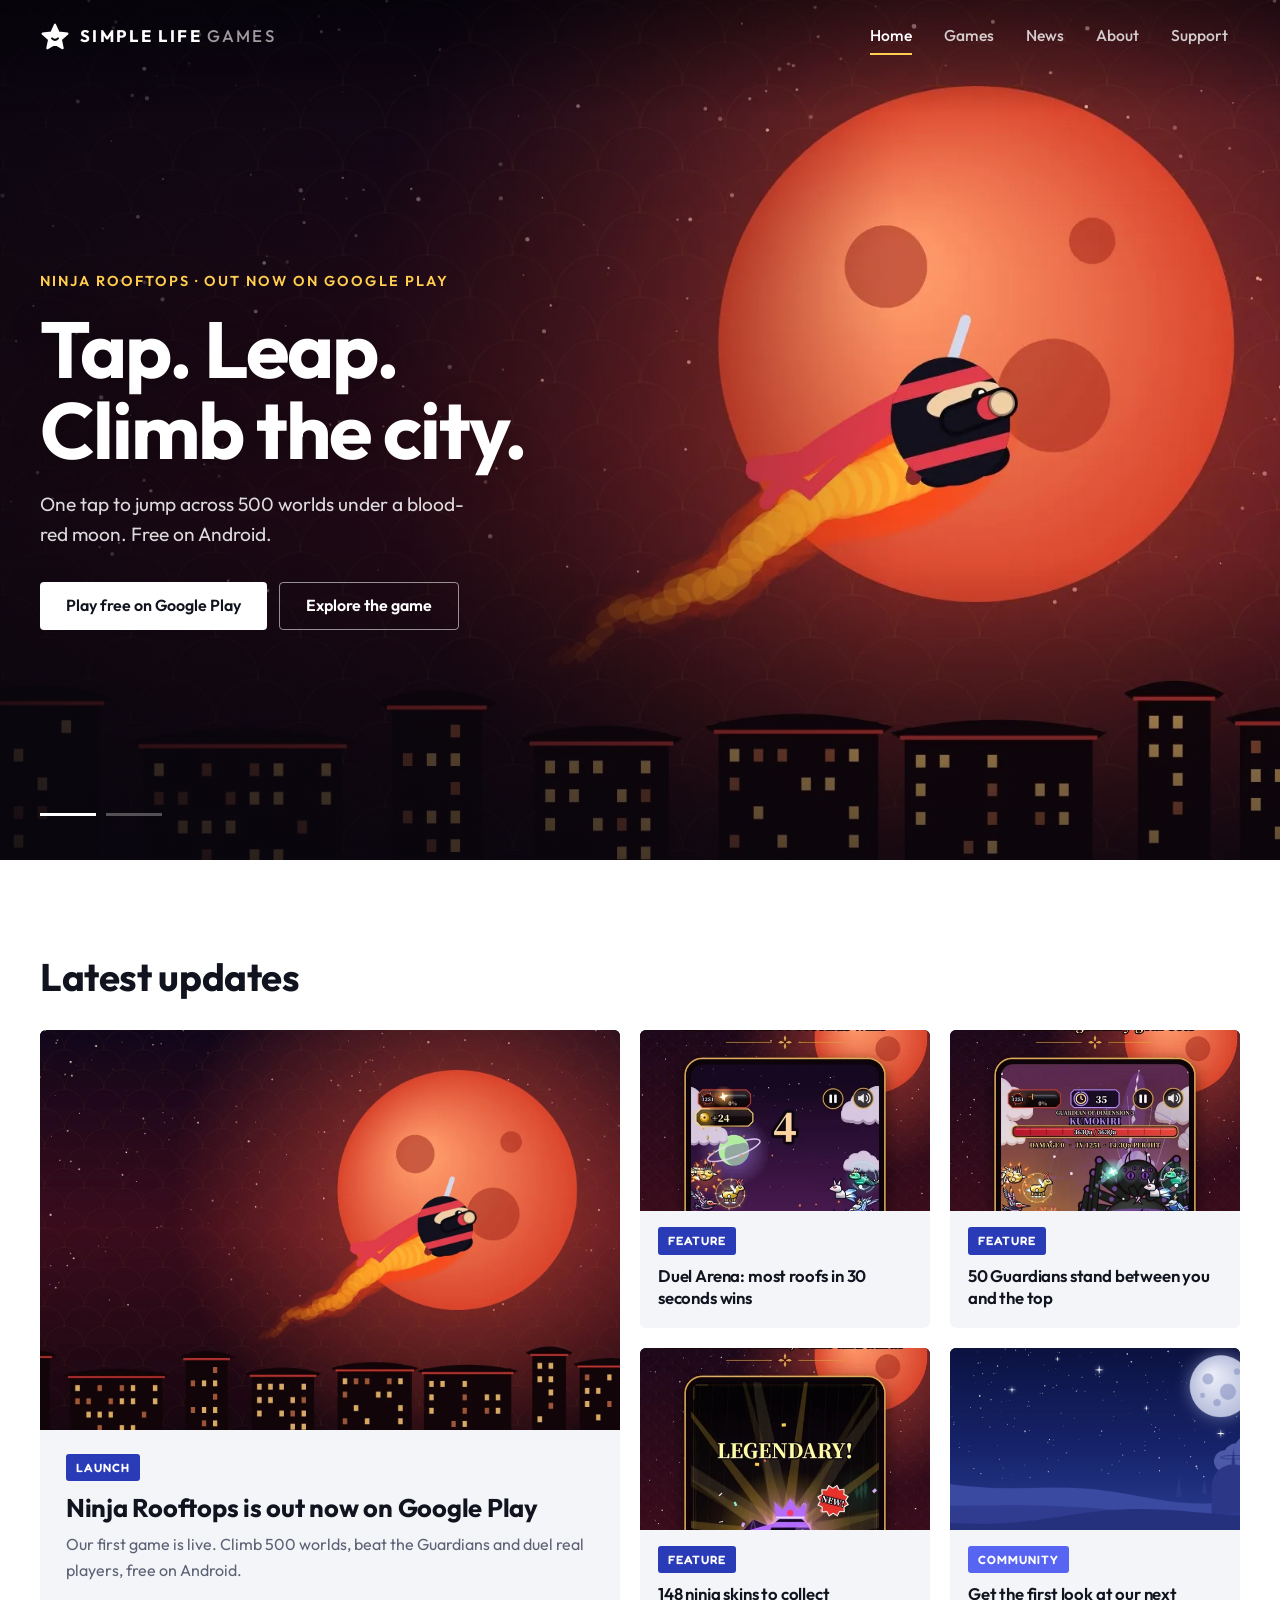
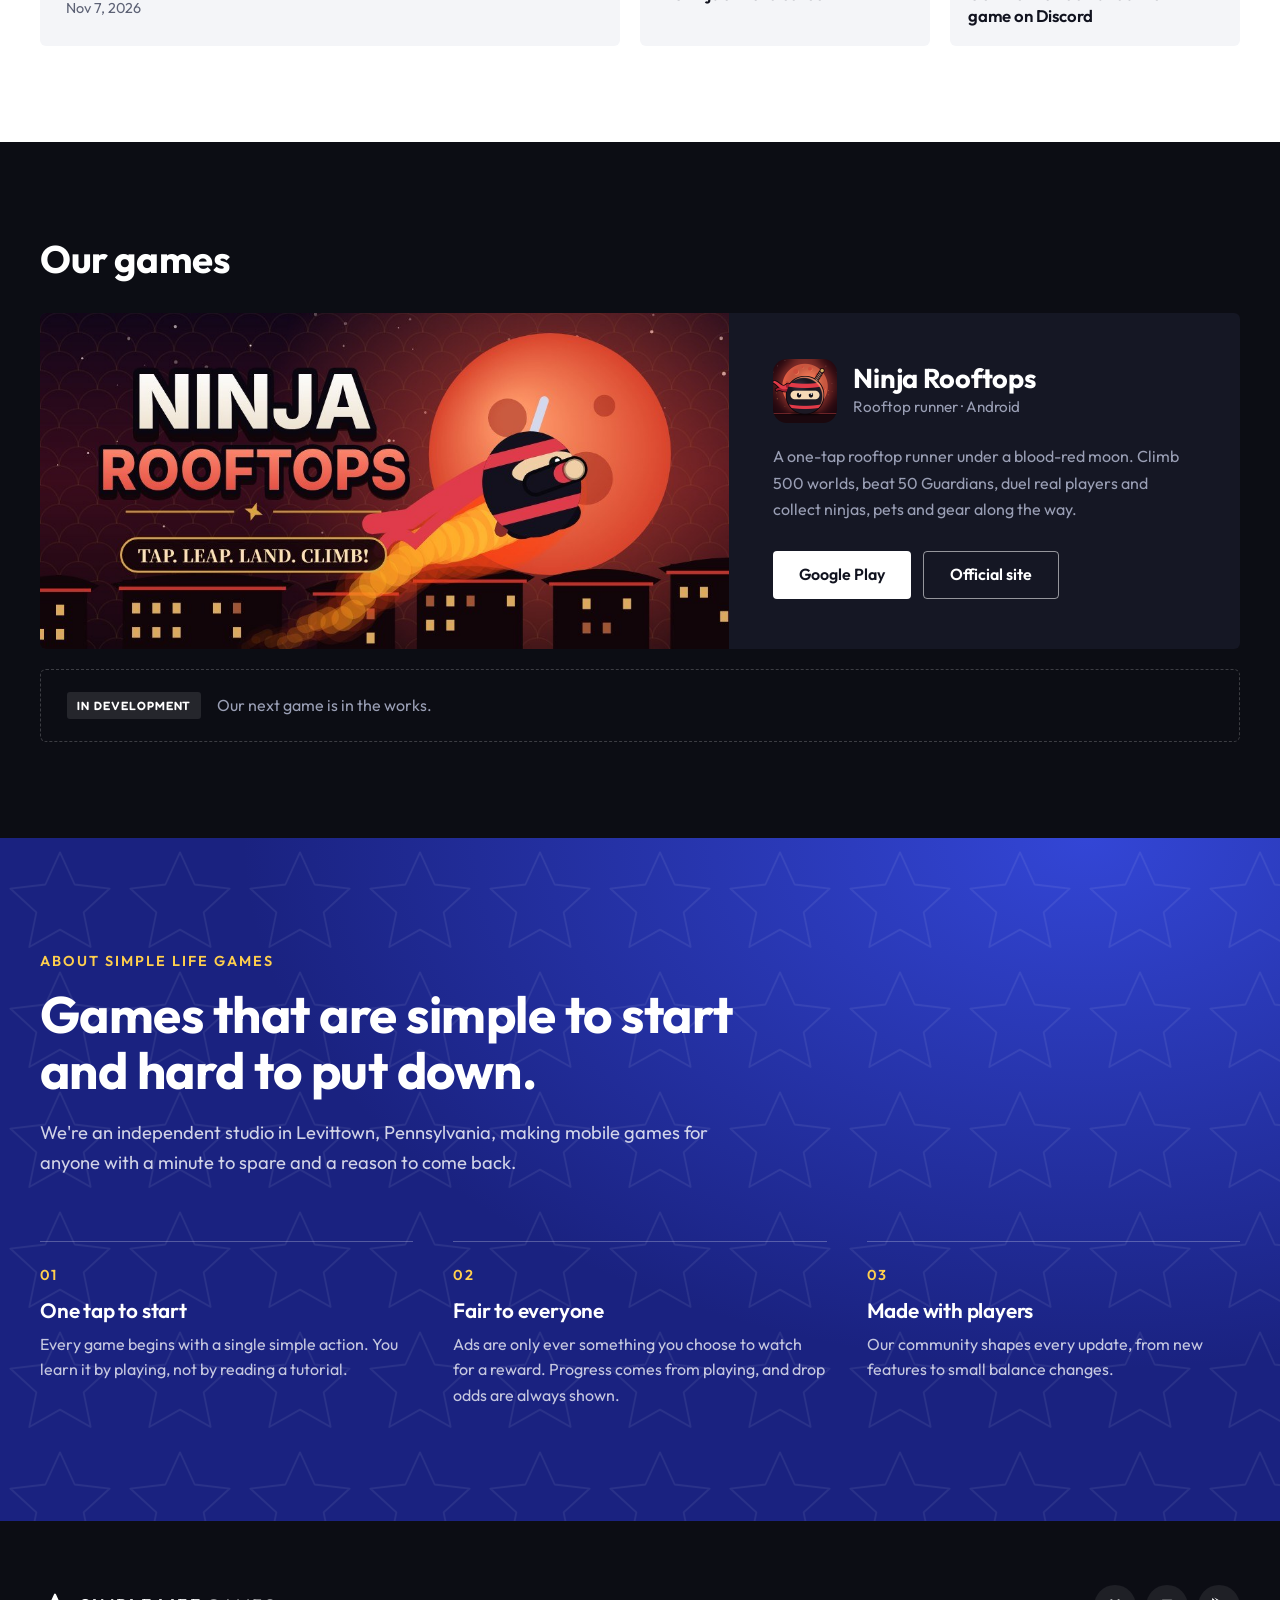
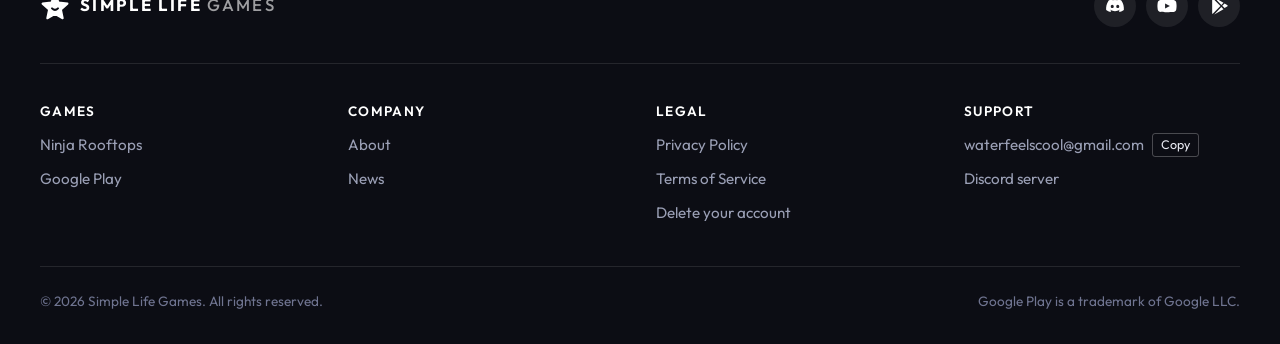
<file: index.html>
<!doctype html>
<html lang="en">
<head>
<meta charset="utf-8">
<meta name="viewport" content="width=device-width,initial-scale=1,viewport-fit=cover">
<title>Simple Life Games</title>
<meta name="description" content="Simple Life Games is an independent studio making mobile games that are simple to start and hard to put down. Our first game, Ninja Rooftops, is out now on Google Play.">
<meta property="og:title" content="Simple Life Games">
<meta property="og:description" content="An independent studio making mobile games that are simple to start and hard to put down. Ninja Rooftops is out now on Google Play.">
<meta property="og:image" content="https://simplelifegames.com/slg-icon-512.png">
<meta property="og:type" content="website">
<meta name="twitter:card" content="summary">
<meta name="theme-color" content="#0c0d14">
<link rel="icon" type="image/svg+xml" href="icon.svg">
<link rel="icon" type="image/png" href="favicon.png">
<link rel="apple-touch-icon" href="apple-touch-icon.png">
<link rel="preconnect" href="https://fonts.googleapis.com">
<link rel="preconnect" href="https://fonts.gstatic.com" crossorigin>
<link rel="stylesheet" href="https://fonts.googleapis.com/css2?family=Atkinson+Hyperlegible:wght@400;700&family=Fredoka:wght@500;600;700&family=Outfit:wght@400;500;600;700;800&display=swap">
<link rel="preload" as="image" href="nr-hero.webp" media="(min-width: 721px)">
<link rel="stylesheet" href="style.css">
<link rel="stylesheet" href="home.css">
</head>
<body class="home">
<a class="skip" href="#main">Skip to content</a>
<header class="site-header">
  <nav class="wrap nav" aria-label="Main">
    <a class="brand" href="index.html" aria-label="Simple Life Games home"><svg class="mark" viewBox="0 0 200 200" aria-hidden="true"><mask id="slgm"><rect width="200" height="200" fill="#fff"/><path d="M80 116q20 20 40 0" fill="none" stroke="#000" stroke-width="13" stroke-linecap="round"/></mask><path mask="url(#slgm)" d="M100 24 124.4 77.5 182.8 84.2 139.4 124 151.1 181.6 100 152.7 48.9 181.6 60.6 124 17.2 84.2 75.6 77.5Z" fill="currentColor" stroke="currentColor" stroke-width="14" stroke-linejoin="round"/></svg><span>Simple Life <i>Games</i></span></a>
    <button class="menu-btn" aria-label="Open menu" aria-expanded="false"><span></span><span></span><span></span></button>
    <ul class="nav-links"><li><a href="index.html" aria-current="page">Home</a></li><li><a href="index.html#games">Games</a></li><li><a href="index.html#news">News</a></li><li><a href="index.html#about">About</a></li><li><a href="#contact">Support</a></li></ul>
  </nav>
</header>

<main id="main">
<section class="stage" data-carousel aria-roledescription="carousel" aria-label="Featured">
  <article class="slide is-on" aria-roledescription="slide" aria-label="1 of 2">
    <picture><source media="(max-width: 720px)" srcset="nr-hero-m.webp"><img src="nr-hero.webp" alt="" width="1920" height="1080"></picture>
    <div class="wrap slide-copy">
      <p class="eyebrow">Ninja Rooftops · Out now on Google Play</p>
      <h1>Tap. Leap.<br>Climb the city.</h1>
      <p class="sub">One tap to jump across 500 worlds under a blood-red moon. Free on Android.</p>
      <div class="actions"><a class="cta" data-link="playStore" href="https://play.google.com/store/apps/details?id=com.simplelifegames.ninjarooftops">Play free on Google Play</a><a class="cta cta-ghost" href="ninja-rooftops.html">Explore the game</a></div>
    </div>
  </article>
  <article class="slide" aria-roledescription="slide" aria-label="2 of 2">
    <img src="hero-night.jpg" alt="" width="2400" height="1000" loading="lazy">
    <div class="wrap slide-copy">
      <p class="eyebrow">In development</p>
      <h1>Something new<br>is on the way.</h1>
      <p class="sub">Our next game is in the works. The first look goes to the Discord.</p>
      <div class="actions"><a class="cta" data-link="discord" href="https://discord.gg/gemJWqvP2p">Join the Discord</a></div>
    </div>
  </article>
  <div class="wrap stage-ui">
    <div class="pager" role="tablist" aria-label="Choose slide"><button role="tab" aria-selected="true" aria-label="Ninja Rooftops"><i></i></button><button role="tab" aria-selected="false" aria-label="In development"><i></i></button></div>
  </div>
</section>

<section class="block" id="news">
  <div class="wrap">
    <div class="block-head"><h2>Latest updates</h2></div>
    <div class="news">
      <a class="card card-lg" href="ninja-rooftops.html"><figure><img src="nr-hero.webp" alt="" width="1920" height="1080"></figure><div><span class="tag">Launch</span><h3>Ninja Rooftops is out now on Google Play</h3><p>Our first game is live. Climb 500 worlds, beat the Guardians and duel real players, free on Android.</p><time datetime="2026-11-07">Nov 7, 2026</time></div></a>
      <a class="card" href="ninja-rooftops.html#features"><figure><img src="preview-duel.webp" alt="" width="540" height="960" loading="lazy"></figure><div><span class="tag">Feature</span><h3>Duel Arena: most roofs in 30 seconds wins</h3></div></a>
      <a class="card" href="ninja-rooftops.html#features"><figure><img src="preview-guardian.webp" alt="" width="540" height="960" loading="lazy"></figure><div><span class="tag">Feature</span><h3>50 Guardians stand between you and the top</h3></div></a>
      <a class="card" href="ninja-rooftops.html#roster"><figure><img src="preview-chest.webp" alt="" width="540" height="960" loading="lazy"></figure><div><span class="tag">Feature</span><h3>148 ninja skins to collect</h3></div></a>
      <a class="card" data-link="discord" href="https://discord.gg/gemJWqvP2p"><figure><img src="hero-night.jpg" alt="" width="2400" height="1000" loading="lazy" style="object-position:70% 30%"></figure><div><span class="tag tag-c">Community</span><h3>Get the first look at our next game on Discord</h3></div></a>
    </div>
  </div>
</section>

<section class="block block-dark" id="games">
  <div class="wrap">
    <div class="block-head"><h2>Our games</h2></div>
    <div class="product">
      <a class="product-art" href="ninja-rooftops.html"><img src="nr-feature.jpg" alt="Ninja Rooftops key art" width="1024" height="500" loading="lazy"></a>
      <div class="product-info">
        <div class="product-id"><img src="nr-icon.png" alt="" width="64" height="64"><div><h3>Ninja Rooftops</h3><span>Rooftop runner · Android</span></div></div>
        <p>A one-tap rooftop runner under a blood-red moon. Climb 500 worlds, beat 50 Guardians, duel real players and collect ninjas, pets and gear along the way.</p>
        <div class="actions"><a class="cta" data-link="playStore" href="https://play.google.com/store/apps/details?id=com.simplelifegames.ninjarooftops">Google Play</a><a class="cta cta-ghost" href="ninja-rooftops.html">Official site</a></div>
      </div>
    </div>
    <div class="soon"><span class="tag">In development</span><p>Our next game is in the works.</p></div>
  </div>
</section>

<section class="about" id="about">
  <div class="wrap">
    <div class="about-head">
      <p class="eyebrow">About Simple Life Games</p>
      <h2>Games that are simple to start and hard to put down.</h2>
      <p class="sub">We're an independent studio in Levittown, Pennsylvania, making mobile games for anyone with a minute to spare and a reason to come back.</p>
    </div>
    <ol class="pillars">
      <li><h3>One tap to start</h3><p>Every game begins with a single simple action. You learn it by playing, not by reading a tutorial.</p></li>
      <li><h3>Fair to everyone</h3><p>Ads are only ever something you choose to watch for a reward. Progress comes from playing, and drop odds are always shown.</p></li>
      <li><h3>Made with players</h3><p>Our community shapes every update, from new features to small balance changes.</p></li>
    </ol>
  </div>
</section>
</main>

<footer class="site-footer" id="contact">
  <div class="wrap">
    <div class="foot-top">
      <a class="brand" href="index.html" aria-label="Simple Life Games home"><svg class="mark" viewBox="0 0 200 200" aria-hidden="true"><mask id="slgm2"><rect width="200" height="200" fill="#fff"/><path d="M80 116q20 20 40 0" fill="none" stroke="#000" stroke-width="13" stroke-linecap="round"/></mask><path mask="url(#slgm2)" d="M100 24 124.4 77.5 182.8 84.2 139.4 124 151.1 181.6 100 152.7 48.9 181.6 60.6 124 17.2 84.2 75.6 77.5Z" fill="currentColor" stroke="currentColor" stroke-width="14" stroke-linejoin="round"/></svg><span>Simple Life <i>Games</i></span></a>
      <div class="social">
        <a data-link="discord" href="https://discord.gg/gemJWqvP2p" aria-label="Discord"><svg viewBox="0 0 24 24" fill="currentColor" aria-hidden="true"><path d="M19.6 5.3A16.5 16.5 0 0 0 15.5 4l-.5 1a15 15 0 0 0-6 0L8.5 4a16.5 16.5 0 0 0-4.1 1.3C1.8 9.2 1.1 13 1.4 16.7A16.6 16.6 0 0 0 6.5 19.3l1-1.6a10.7 10.7 0 0 1-1.7-.8l.4-.3a11.8 11.8 0 0 0 11.6 0l.4.3a10.7 10.7 0 0 1-1.7.8l1 1.6a16.5 16.5 0 0 0 5.1-2.6c.4-4.3-.6-8-3-11.4ZM8.7 14.5c-1 0-1.8-.9-1.8-2s.8-2 1.8-2 1.8.9 1.8 2-.8 2-1.8 2Zm6.6 0c-1 0-1.8-.9-1.8-2s.8-2 1.8-2 1.8.9 1.8 2-.8 2-1.8 2Z"/></svg></a>
        <a data-link="youtube" href="https://www.youtube.com/@simplelifegames" aria-label="YouTube"><svg viewBox="0 0 24 24" fill="currentColor" aria-hidden="true"><path d="M23 7.2a3 3 0 0 0-2.1-2.1C19 4.6 12 4.6 12 4.6s-7 0-8.9.5A3 3 0 0 0 1 7.2 31 31 0 0 0 .5 12a31 31 0 0 0 .5 4.8 3 3 0 0 0 2.1 2.1c1.9.5 8.9.5 8.9.5s7 0 8.9-.5a3 3 0 0 0 2.1-2.1 31 31 0 0 0 .5-4.8 31 31 0 0 0-.5-4.8ZM9.7 15V9l5.8 3-5.8 3Z"/></svg></a>
        <a data-link="playStore" href="https://play.google.com/store/apps/details?id=com.simplelifegames.ninjarooftops" aria-label="Google Play"><svg viewBox="0 0 24 24" aria-hidden="true"><path fill="currentColor" d="M4.2 2.3c-.3.3-.4.7-.4 1.2v17c0 .5.1.9.4 1.2l9.5-9.7-9.5-9.7Zm10.6 10.8 2.6 2.7-11.1 6.3 8.5-9Zm3.9-4.1 3 1.7c.9.5.9 1.4 0 1.9l-3 1.7-2.8-2.7 2.8-2.6Zm-1.3-.8L6.3 1.9l8.5 8.9 2.6-2.6Z"/></svg></a>
      </div>
    </div>
    <div class="foot-cols">
      <div><h4>Games</h4><ul><li><a href="ninja-rooftops.html">Ninja Rooftops</a></li><li><a data-link="playStore" href="https://play.google.com/store/apps/details?id=com.simplelifegames.ninjarooftops">Google Play</a></li></ul></div>
      <div><h4>Company</h4><ul><li><a href="index.html#about">About</a></li><li><a href="index.html#news">News</a></li></ul></div>
      <div><h4>Legal</h4><ul><li><a href="privacy.html">Privacy Policy</a></li><li><a href="terms.html">Terms of Service</a></li><li><a href="delete-account.html">Delete your account</a></li></ul></div>
      <div><h4>Support</h4><ul><li class="contact-line"><a data-email href="mailto:waterfeelscool@gmail.com">waterfeelscool@gmail.com</a><button class="copy-btn" type="button">Copy</button></li><li><a data-link="discord" href="https://discord.gg/gemJWqvP2p">Discord server</a></li></ul></div>
    </div>
    <div class="legal"><span>&copy; <span data-year>2026</span> Simple Life Games. All rights reserved.</span><span>Google Play is a trademark of Google LLC.</span></div>
  </div>
</footer>
<script src="site.js"></script>
</body>
</html>
</file>
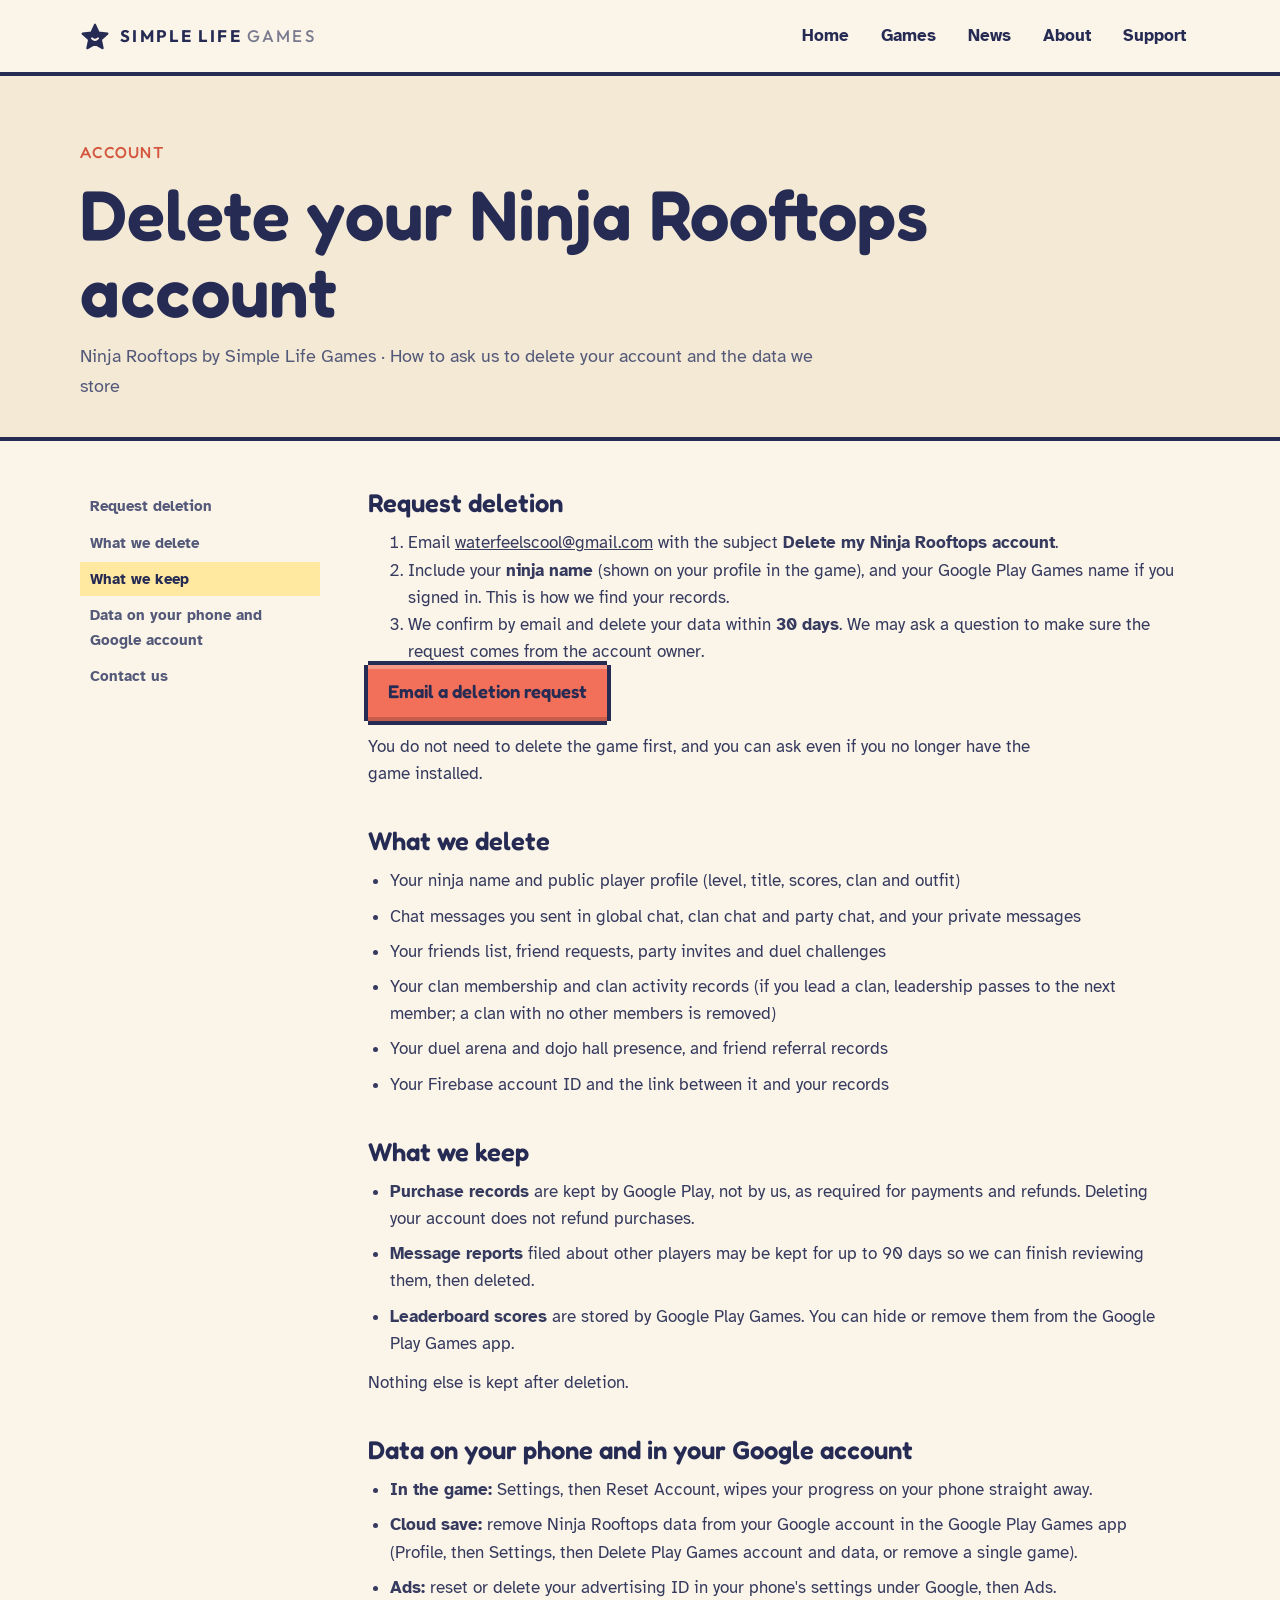
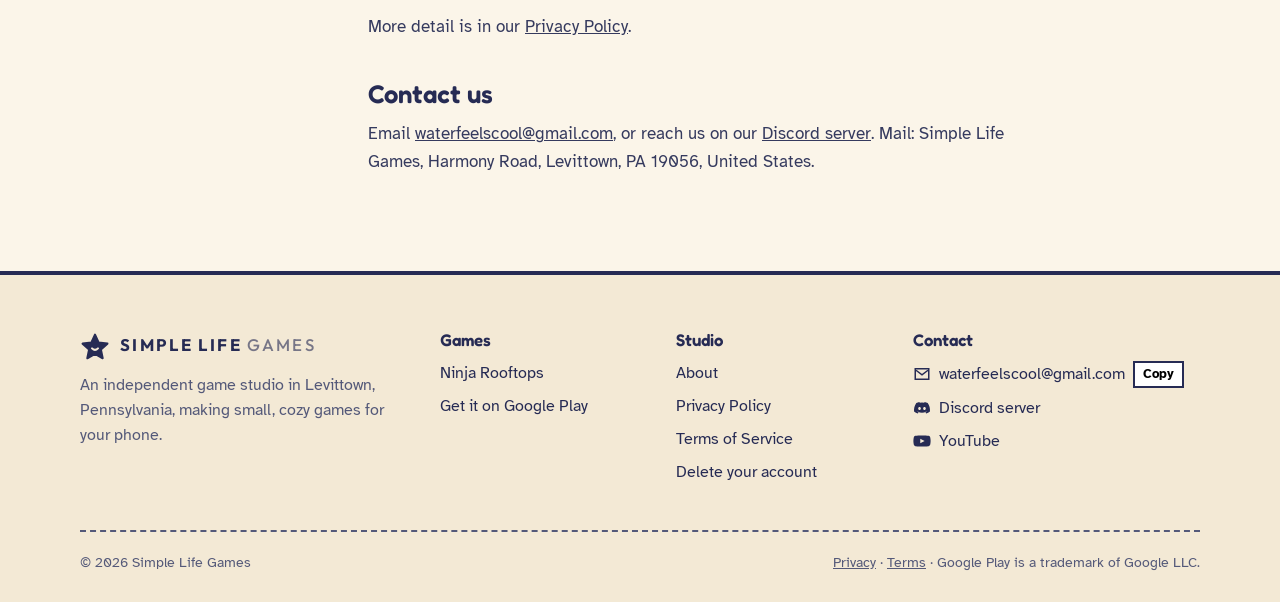
<file: delete-account.html>
<!doctype html>
<html lang="en">
<head>
<meta charset="utf-8">
<meta name="viewport" content="width=device-width,initial-scale=1,viewport-fit=cover">
<title>Delete Your Account · Ninja Rooftops</title>
<meta name="description" content="How to delete your Ninja Rooftops account and the data Simple Life Games stores about you.">
<meta property="og:title" content="Delete Your Account · Ninja Rooftops">
<meta property="og:description" content="How to delete your Ninja Rooftops account and the data Simple Life Games stores about you.">
<meta property="og:image" content="https://simplelifegames.com/slg-icon-512.png">
<meta property="og:type" content="website">
<meta name="twitter:card" content="summary">
<meta name="theme-color" content="#0b1240">
<link rel="icon" type="image/svg+xml" href="icon.svg">
<link rel="icon" type="image/png" href="favicon.png">
<link rel="apple-touch-icon" href="apple-touch-icon.png">
<link rel="preconnect" href="https://fonts.googleapis.com">
<link rel="preconnect" href="https://fonts.gstatic.com" crossorigin>
<link rel="stylesheet" href="https://fonts.googleapis.com/css2?family=Outfit:wght@500;700&family=Atkinson+Hyperlegible:wght@400;700&family=Fredoka:wght@500;600;700&display=swap">
<link rel="stylesheet" href="style.css">
</head>
<body>
<a class="skip" href="#main">Skip to content</a>
<header class="site-header">
  <nav class="wrap nav" aria-label="Main">
    <a class="brand" href="index.html" aria-label="Simple Life Games home"><svg class="mark" viewBox="0 0 200 200" aria-hidden="true"><mask id="slgm"><rect width="200" height="200" fill="#fff"/><path d="M80 116q20 20 40 0" fill="none" stroke="#000" stroke-width="13" stroke-linecap="round"/></mask><path mask="url(#slgm)" d="M100 24 124.4 77.5 182.8 84.2 139.4 124 151.1 181.6 100 152.7 48.9 181.6 60.6 124 17.2 84.2 75.6 77.5Z" fill="currentColor" stroke="currentColor" stroke-width="14" stroke-linejoin="round"/></svg><span>Simple Life <i>Games</i></span></a>
    <button class="menu-btn" aria-label="Open menu" aria-expanded="false"><span></span><span></span><span></span></button>
    <ul class="nav-links"><li><a href="index.html">Home</a></li><li><a href="index.html#games">Games</a></li><li><a href="index.html#news">News</a></li><li><a href="index.html#about">About</a></li><li><a href="#contact">Support</a></li></ul>
  </nav>
</header>

<main id="main">
<section class="doc-hero"><div class="wrap"><span class="label">Account</span><h1>Delete your Ninja Rooftops account</h1><p class="lede">Ninja Rooftops by Simple Life Games · How to ask us to delete your account and the data we store</p></div></section>
<div class="wrap doc">
  <nav class="toc" aria-label="On this page"><a href="#request">Request deletion</a><a href="#deleted">What we delete</a><a href="#kept">What we keep</a><a href="#device">Data on your phone and Google account</a><a href="#contact-us">Contact us</a></nav>
  <article class="prose"><h2 id="request">Request deletion</h2>
<ol><li>Email <a href="mailto:waterfeelscool@gmail.com?subject=Delete%20my%20Ninja%20Rooftops%20account&body=Ninja%20name%3A%20%0AGoogle%20Play%20Games%20name%20(if%20signed%20in)%3A%20%0A%0APlease%20delete%20my%20Ninja%20Rooftops%20account%20and%20data.">waterfeelscool@gmail.com</a> with the subject <strong>Delete my Ninja Rooftops account</strong>.</li>
<li>Include your <strong>ninja name</strong> (shown on your profile in the game), and your Google Play Games name if you signed in. This is how we find your records.</li>
<li>We confirm by email and delete your data within <strong>30 days</strong>. We may ask a question to make sure the request comes from the account owner.</li></ol>
<p><a class="btn" href="mailto:waterfeelscool@gmail.com?subject=Delete%20my%20Ninja%20Rooftops%20account&body=Ninja%20name%3A%20%0AGoogle%20Play%20Games%20name%20(if%20signed%20in)%3A%20%0A%0APlease%20delete%20my%20Ninja%20Rooftops%20account%20and%20data.">Email a deletion request</a></p>
<p>You do not need to delete the game first, and you can ask even if you no longer have the game installed.</p>
<h2 id="deleted">What we delete</h2><ul>
<li>Your ninja name and public player profile (level, title, scores, clan and outfit)</li>
<li>Chat messages you sent in global chat, clan chat and party chat, and your private messages</li>
<li>Your friends list, friend requests, party invites and duel challenges</li>
<li>Your clan membership and clan activity records (if you lead a clan, leadership passes to the next member; a clan with no other members is removed)</li>
<li>Your duel arena and dojo hall presence, and friend referral records</li>
<li>Your Firebase account ID and the link between it and your records</li></ul>
<h2 id="kept">What we keep</h2><ul>
<li><strong>Purchase records</strong> are kept by Google Play, not by us, as required for payments and refunds. Deleting your account does not refund purchases.</li>
<li><strong>Message reports</strong> filed about other players may be kept for up to 90 days so we can finish reviewing them, then deleted.</li>
<li><strong>Leaderboard scores</strong> are stored by Google Play Games. You can hide or remove them from the Google Play Games app.</li></ul>
<p>Nothing else is kept after deletion.</p>
<h2 id="device">Data on your phone and in your Google account</h2><ul>
<li><strong>In the game:</strong> Settings, then Reset Account, wipes your progress on your phone straight away.</li>
<li><strong>Cloud save:</strong> remove Ninja Rooftops data from your Google account in the Google Play Games app (Profile, then Settings, then Delete Play Games account and data, or remove a single game).</li>
<li><strong>Ads:</strong> reset or delete your advertising ID in your phone's settings under Google, then Ads.</li></ul>
<p>More detail is in our <a href="privacy.html">Privacy Policy</a>.</p>
<h2 id="contact-us">Contact us</h2><p>Email <a href="mailto:waterfeelscool@gmail.com">waterfeelscool@gmail.com</a>, or reach us on our <a data-link="discord" href="https://discord.gg/gemJWqvP2p">Discord server</a>. Mail: Simple Life Games, Harmony Road, Levittown, PA 19056, United States.</p></article>
</div>
</main>
<footer class="site-footer" id="contact">
  <div class="wrap">
    <div class="foot">
      <div>
        <a class="brand" href="index.html" aria-label="Simple Life Games home"><svg class="mark" viewBox="0 0 200 200" aria-hidden="true"><mask id="slgm1"><rect width="200" height="200" fill="#fff"/><path d="M80 116q20 20 40 0" fill="none" stroke="#000" stroke-width="13" stroke-linecap="round"/></mask><path mask="url(#slgm1)" d="M100 24 124.4 77.5 182.8 84.2 139.4 124 151.1 181.6 100 152.7 48.9 181.6 60.6 124 17.2 84.2 75.6 77.5Z" fill="currentColor" stroke="currentColor" stroke-width="14" stroke-linejoin="round"/></svg><span>Simple Life <i>Games</i></span></a>
        <p>An independent game studio in Levittown, Pennsylvania, making small, cozy games for your phone.</p>
      </div>
      <div><h4>Games</h4><ul><li><a href="ninja-rooftops.html">Ninja Rooftops</a></li><li><a data-link="playStore" href="https://play.google.com/store/apps/details?id=com.simplelifegames.ninjarooftops">Get it on Google Play</a></li></ul></div>
      <div><h4>Studio</h4><ul><li><a href="index.html#studio">About</a></li><li><a href="privacy.html">Privacy Policy</a></li><li><a href="terms.html">Terms of Service</a></li><li><a href="delete-account.html">Delete your account</a></li></ul></div>
      <div><h4>Contact</h4><ul>
        <li class="contact-line"><svg viewBox="0 0 24 24" fill="none" stroke="currentColor" stroke-width="2" aria-hidden="true"><rect x="3" y="5" width="18" height="14"/><path d="m4 7 8 6 8-6"/></svg><a data-email href="mailto:waterfeelscool@gmail.com">waterfeelscool@gmail.com</a><button class="copy-btn" type="button">Copy</button></li>
        <li><a class="contact-line" data-link="discord" href="https://discord.gg/gemJWqvP2p"><svg viewBox="0 0 24 24" fill="currentColor" aria-hidden="true"><path d="M19.6 5.3A16.5 16.5 0 0 0 15.5 4l-.5 1a15 15 0 0 0-6 0L8.5 4a16.5 16.5 0 0 0-4.1 1.3C1.8 9.2 1.1 13 1.4 16.7A16.6 16.6 0 0 0 6.5 19.3l1-1.6a10.7 10.7 0 0 1-1.7-.8l.4-.3a11.8 11.8 0 0 0 11.6 0l.4.3a10.7 10.7 0 0 1-1.7.8l1 1.6a16.5 16.5 0 0 0 5.1-2.6c.4-4.3-.6-8-3-11.4ZM8.7 14.5c-1 0-1.8-.9-1.8-2s.8-2 1.8-2 1.8.9 1.8 2-.8 2-1.8 2Zm6.6 0c-1 0-1.8-.9-1.8-2s.8-2 1.8-2 1.8.9 1.8 2-.8 2-1.8 2Z"/></svg><span>Discord server</span></a></li>
        <li><a class="contact-line" data-link="youtube" href="https://www.youtube.com/@simplelifegames"><svg viewBox="0 0 24 24" fill="currentColor" aria-hidden="true"><path d="M23 7.2a3 3 0 0 0-2.1-2.1C19 4.6 12 4.6 12 4.6s-7 0-8.9.5A3 3 0 0 0 1 7.2 31 31 0 0 0 .5 12a31 31 0 0 0 .5 4.8 3 3 0 0 0 2.1 2.1c1.9.5 8.9.5 8.9.5s7 0 8.9-.5a3 3 0 0 0 2.1-2.1 31 31 0 0 0 .5-4.8 31 31 0 0 0-.5-4.8ZM9.7 15V9l5.8 3-5.8 3Z"/></svg><span>YouTube</span></a></li>
      </ul></div>
    </div>
    <div class="legal"><span>&copy; <span data-year>2026</span> Simple Life Games</span><span><a href="privacy.html">Privacy</a> &middot; <a href="terms.html">Terms</a> &middot; Google Play is a trademark of Google LLC.</span></div>
  </div>
</footer>
<script src="site.js"></script>
</body>
</html>
</file>
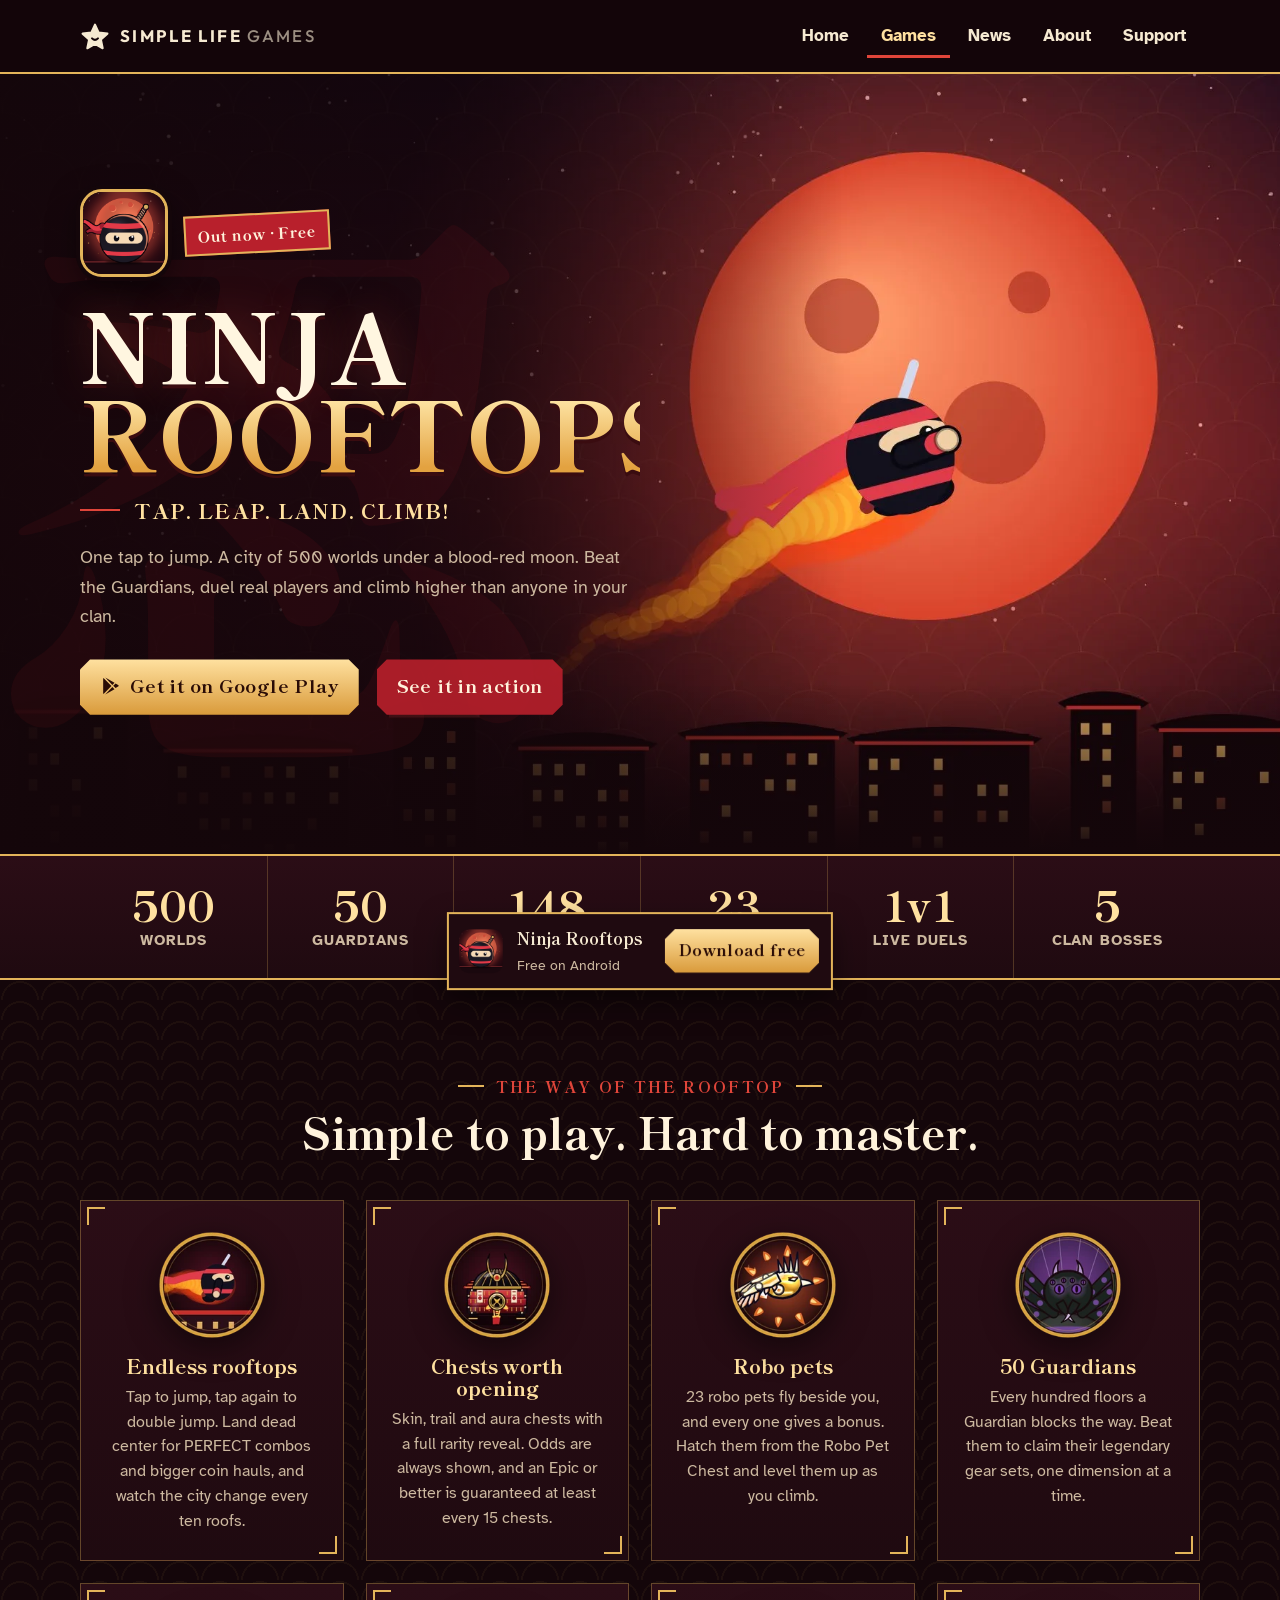
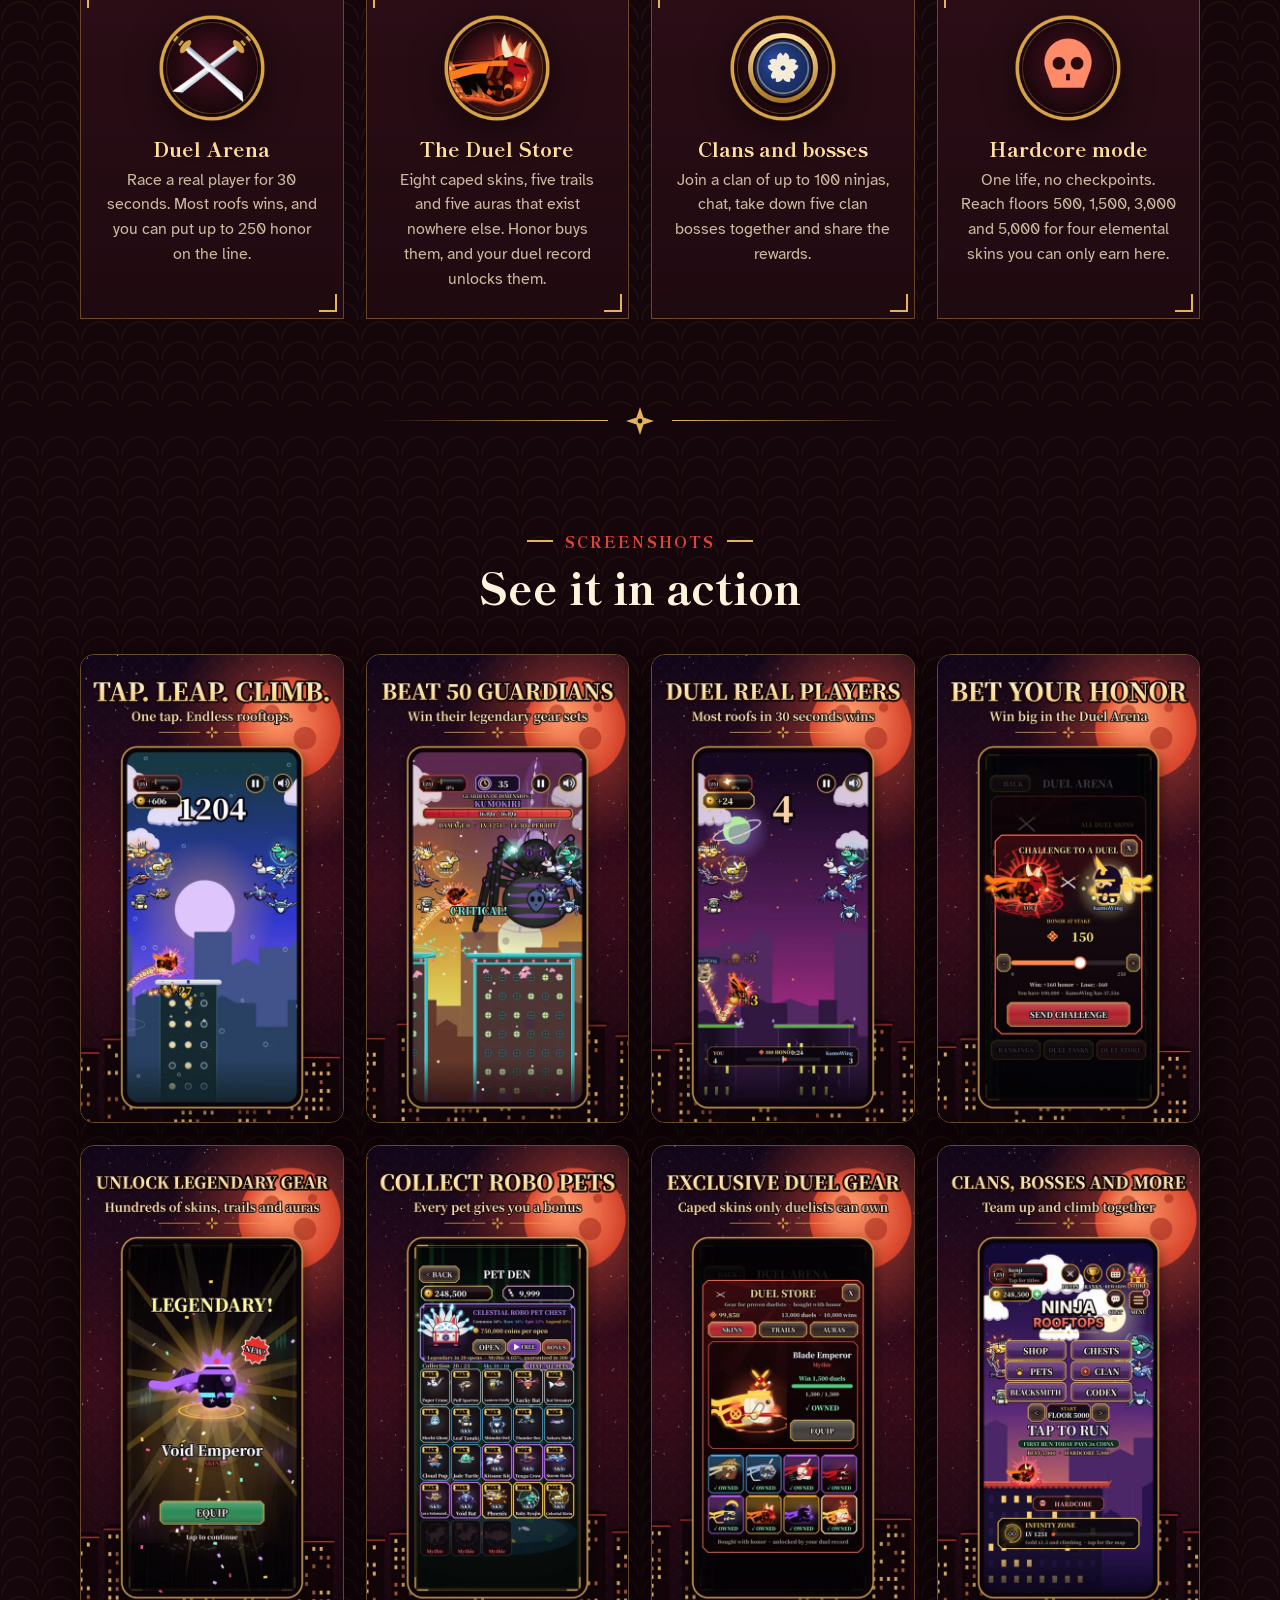
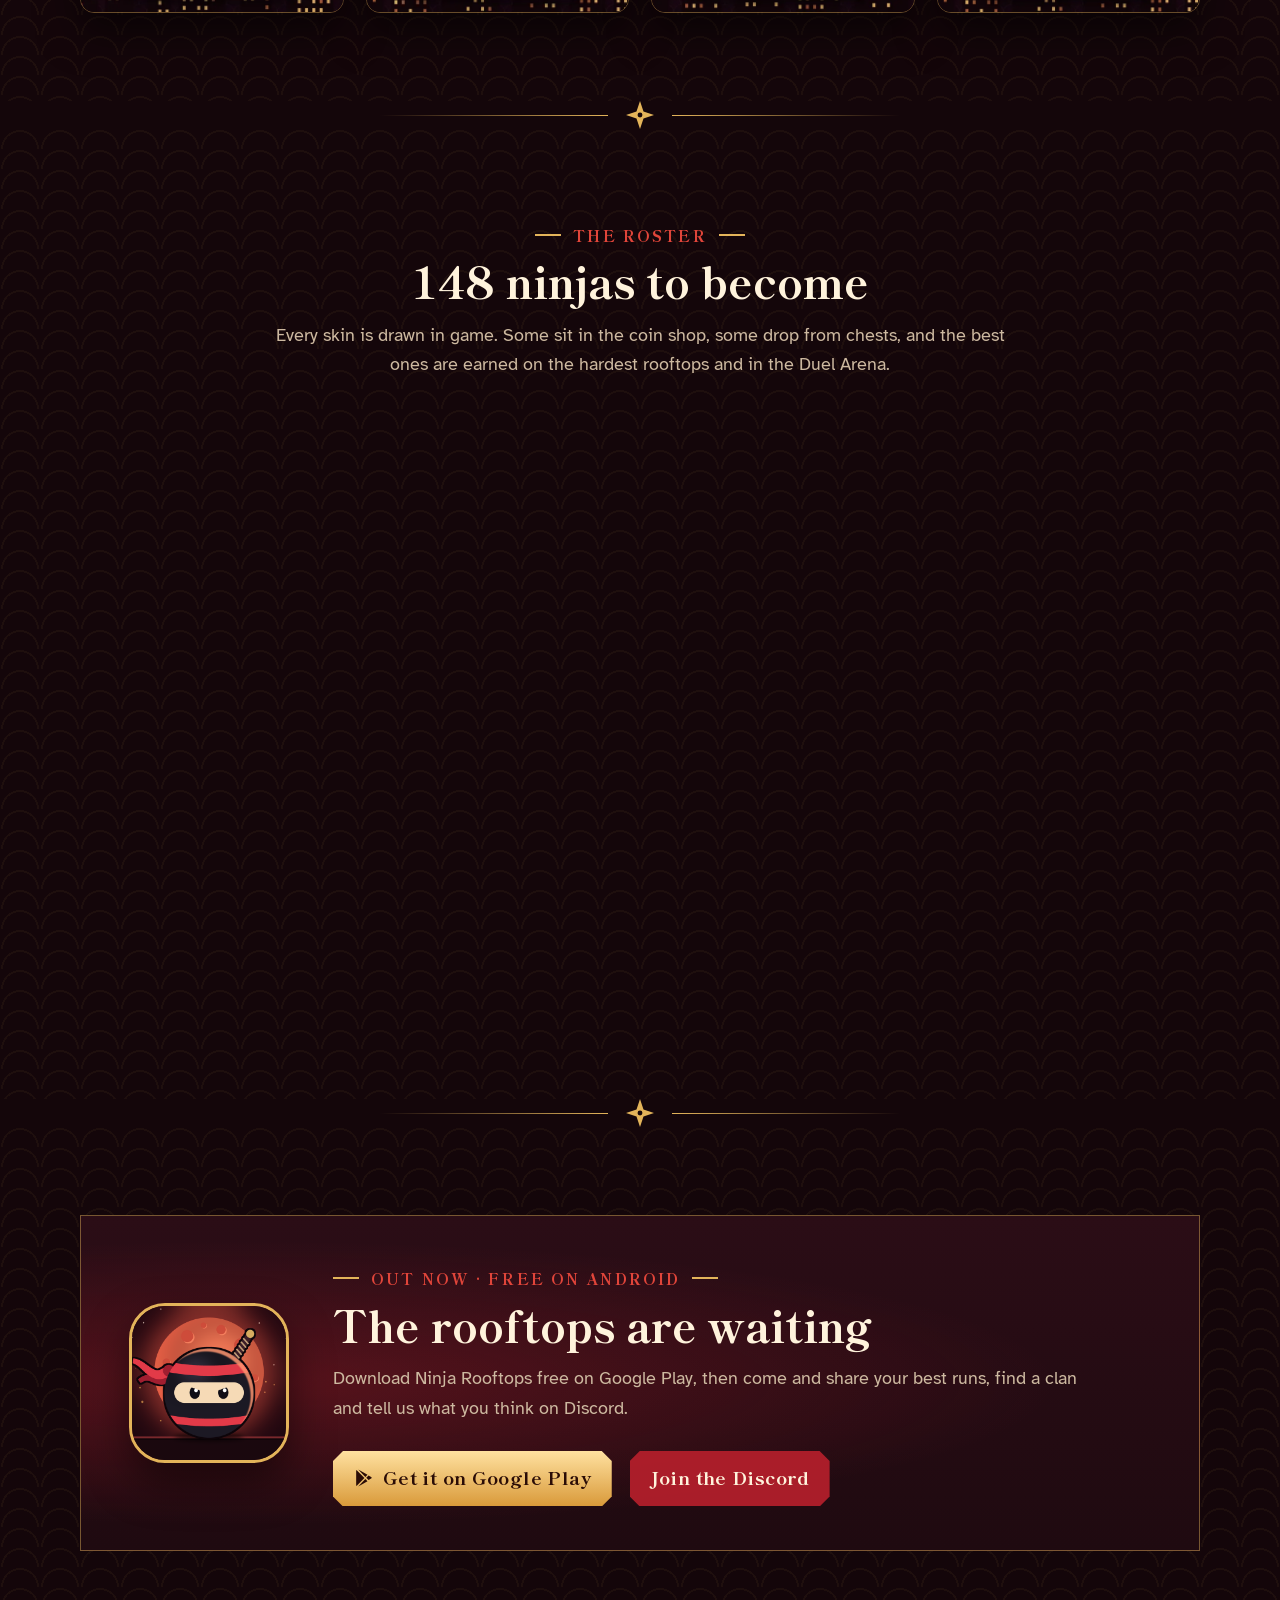
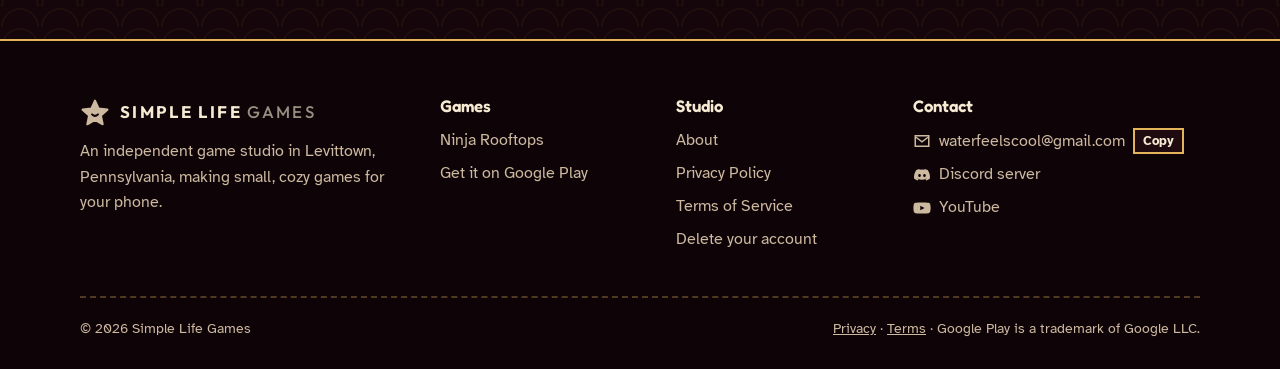
<file: ninja-rooftops.html>
<!doctype html>
<html lang="en">
<head>
<meta charset="utf-8">
<meta name="viewport" content="width=device-width,initial-scale=1,viewport-fit=cover">
<title>Ninja Rooftops · Simple Life Games</title>
<meta name="description" content="Ninja Rooftops is a free one-tap rooftop runner, out now on Google Play. Climb 500 worlds, beat 50 guardians, duel real players and collect 148 ninja skins.">
<meta property="og:title" content="Ninja Rooftops · Simple Life Games">
<meta property="og:description" content="Ninja Rooftops is a free one-tap rooftop runner, out now on Google Play. Climb 500 worlds, beat 50 guardians, duel real players and collect 148 ninja skins.">
<meta property="og:image" content="https://simplelifegames.com/nr-share.jpg">
<meta property="og:image:width" content="1200">
<meta property="og:image:height" content="630">
<meta property="og:type" content="website">
<meta name="twitter:card" content="summary_large_image">
<meta name="theme-color" content="#14060a">
<link rel="icon" type="image/svg+xml" href="icon.svg">
<link rel="icon" type="image/png" href="favicon.png">
<link rel="apple-touch-icon" href="apple-touch-icon.png">
<link rel="preconnect" href="https://fonts.googleapis.com">
<link rel="preconnect" href="https://fonts.gstatic.com" crossorigin>
<link rel="stylesheet" href="https://fonts.googleapis.com/css2?family=Outfit:wght@500;700&family=Atkinson+Hyperlegible:wght@400;700&family=Fredoka:wght@500;600;700&family=Shippori+Mincho+B1:wght@700;800&display=swap">
<link rel="preload" as="image" href="nr-hero.webp" media="(min-width: 721px)">
<link rel="stylesheet" href="style.css">
</head>
<body class="nr-page">
<a class="skip" href="#main">Skip to content</a>
<header class="site-header">
  <nav class="wrap nav" aria-label="Main">
    <a class="brand" href="index.html" aria-label="Simple Life Games home"><svg class="mark" viewBox="0 0 200 200" aria-hidden="true"><mask id="slgm"><rect width="200" height="200" fill="#fff"/><path d="M80 116q20 20 40 0" fill="none" stroke="#000" stroke-width="13" stroke-linecap="round"/></mask><path mask="url(#slgm)" d="M100 24 124.4 77.5 182.8 84.2 139.4 124 151.1 181.6 100 152.7 48.9 181.6 60.6 124 17.2 84.2 75.6 77.5Z" fill="currentColor" stroke="currentColor" stroke-width="14" stroke-linejoin="round"/></svg><span>Simple Life <i>Games</i></span></a>
    <button class="menu-btn" aria-label="Open menu" aria-expanded="false"><span></span><span></span><span></span></button>
    <ul class="nav-links"><li><a href="index.html">Home</a></li><li><a href="index.html#games" aria-current="page">Games</a></li><li><a href="index.html#news">News</a></li><li><a href="index.html#about">About</a></li><li><a href="#contact">Support</a></li></ul>
  </nav>
</header>

<main id="main">
<section class="nr-hero2">
  <div class="kanji" aria-hidden="true">忍</div>
  <div class="wrap">
    <div class="copy">
      <div class="nr-logo"><img src="nr-icon.png" alt="Ninja Rooftops app icon" width="88" height="88"><span class="seal">Out now · Free</span></div>
      <h1 class="nr-title2">Ninja<span>Rooftops</span></h1>
      <p class="tagline2">Tap. Leap. Land. Climb!</p>
      <p class="lede">One tap to jump. A city of 500 worlds under a blood-red moon. Beat the Guardians, duel real players and climb higher than anyone in your clan.</p>
      <div class="btns"><a class="btn btn-gold" data-link="playStore" href="https://play.google.com/store/apps/details?id=com.simplelifegames.ninjarooftops"><svg viewBox="0 0 24 24" aria-hidden="true"><path fill="currentColor" d="M4.2 2.3c-.3.3-.4.7-.4 1.2v17c0 .5.1.9.4 1.2l9.5-9.7-9.5-9.7Zm10.6 10.8 2.6 2.7-11.1 6.3 8.5-9Zm3.9-4.1 3 1.7c.9.5.9 1.4 0 1.9l-3 1.7-2.8-2.7 2.8-2.6Zm-1.3-.8L6.3 1.9l8.5 8.9 2.6-2.6Z"/></svg> Get it on Google Play</a><a class="btn btn-ghost" href="#gallery">See it in action</a></div>
      <p class="live" data-discord hidden><i></i><span></span></p>
    </div>
  </div>
</section>
<div class="cta-bar" aria-hidden="true"><img src="nr-icon.png" alt="" width="44" height="44"><div><b>Ninja Rooftops</b><small>Free on Android</small></div><a class="btn btn-gold" data-link="playStore" href="https://play.google.com/store/apps/details?id=com.simplelifegames.ninjarooftops" tabindex="-1">Download free</a></div>

<section class="nr-stats">
  <div class="wrap"><ul class="stats2"><li><b>500</b>worlds</li><li><b>50</b>guardians</li><li><b>148</b>ninja skins</li><li><b>23</b>robo pets</li><li><b>1v1</b>live duels</li><li><b>5</b>clan bosses</li></ul></div>
</section>

<section class="nr-sec" id="features">
  <div class="wrap">
    <div class="nr-head"><span class="kicker">The way of the rooftop</span><h2>Simple to play. Hard to master.</h2></div>
    <div class="scrolls"><article class="scroll-card reveal" data-d="0.00"><img src="feat-roof.webp" alt="" width="160" height="160" loading="lazy"><h3>Endless rooftops</h3><p>Tap to jump, tap again to double jump. Land dead center for PERFECT combos and bigger coin hauls, and watch the city change every ten roofs.</p></article><article class="scroll-card reveal" data-d="0.06"><img src="feat-chest.webp" alt="" width="160" height="160" loading="lazy"><h3>Chests worth opening</h3><p>Skin, trail and aura chests with a full rarity reveal. Odds are always shown, and an Epic or better is guaranteed at least every 15 chests.</p></article><article class="scroll-card reveal" data-d="0.12"><img src="feat-pet.webp" alt="" width="160" height="160" loading="lazy"><h3>Robo pets</h3><p>23 robo pets fly beside you, and every one gives a bonus. Hatch them from the Robo Pet Chest and level them up as you climb.</p></article><article class="scroll-card reveal" data-d="0.18"><img src="feat-guardian.webp" alt="" width="160" height="160" loading="lazy"><h3>50 Guardians</h3><p>Every hundred floors a Guardian blocks the way. Beat them to claim their legendary gear sets, one dimension at a time.</p></article><article class="scroll-card reveal" data-d="0.00"><img src="feat-duel.webp" alt="" width="160" height="160" loading="lazy"><h3>Duel Arena</h3><p>Race a real player for 30 seconds. Most roofs wins, and you can put up to 250 honor on the line.</p></article><article class="scroll-card reveal" data-d="0.06"><img src="feat-store.webp" alt="" width="160" height="160" loading="lazy"><h3>The Duel Store</h3><p>Eight caped skins, five trails and five auras that exist nowhere else. Honor buys them, and your duel record unlocks them.</p></article><article class="scroll-card reveal" data-d="0.12"><img src="feat-clan.webp" alt="" width="160" height="160" loading="lazy"><h3>Clans and bosses</h3><p>Join a clan of up to 100 ninjas, chat, take down five clan bosses together and share the rewards.</p></article><article class="scroll-card reveal" data-d="0.18"><img src="feat-hardcore.webp" alt="" width="160" height="160" loading="lazy"><h3>Hardcore mode</h3><p>One life, no checkpoints. Reach floors 500, 1,500, 3,000 and 5,000 for four elemental skins you can only earn here.</p></article></div>
  </div>
</section>
<div class="shuriken-rule" aria-hidden="true"><svg viewBox="0 0 40 40"><path d="M20 0l5 15 15 5-15 5-5 15-5-15L0 20l15-5z"/><circle cx="20" cy="20" r="3.5"/></svg></div>
<section class="nr-sec" id="gallery">
  <div class="wrap">
    <div class="nr-head"><span class="kicker">Screenshots</span><h2>See it in action</h2></div>
    <div class="gallery reveal"><figure class="pv"><img src="preview-run.webp" alt="Tap. Leap. Climb.: One tap to jump across endless rooftops" width="540" height="960" loading="lazy"><figcaption><b>Tap. Leap. Climb.</b>One tap to jump across endless rooftops</figcaption></figure><figure class="pv"><img src="preview-guardian.webp" alt="Beat 50 Guardians: A boss fight every hundred floors" width="540" height="960" loading="lazy"><figcaption><b>Beat 50 Guardians</b>A boss fight every hundred floors</figcaption></figure><figure class="pv"><img src="preview-duel.webp" alt="Duel real players: Most roofs in 30 seconds wins" width="540" height="960" loading="lazy"><figcaption><b>Duel real players</b>Most roofs in 30 seconds wins</figcaption></figure><figure class="pv"><img src="preview-stake.webp" alt="Bet your honor: Stake up to 250 honor on a duel" width="540" height="960" loading="lazy"><figcaption><b>Bet your honor</b>Stake up to 250 honor on a duel</figcaption></figure><figure class="pv"><img src="preview-chest.webp" alt="Unlock legendary gear: Hundreds of skins, trails and auras" width="540" height="960" loading="lazy"><figcaption><b>Unlock legendary gear</b>Hundreds of skins, trails and auras</figcaption></figure><figure class="pv"><img src="preview-pets.webp" alt="Collect robo pets: Every pet gives you a bonus" width="540" height="960" loading="lazy"><figcaption><b>Collect robo pets</b>Every pet gives you a bonus</figcaption></figure><figure class="pv"><img src="preview-duelstore.webp" alt="Exclusive duel gear: Caped skins only duelists can own" width="540" height="960" loading="lazy"><figcaption><b>Exclusive duel gear</b>Caped skins only duelists can own</figcaption></figure><figure class="pv"><img src="preview-menu.webp" alt="Clans, bosses and more: Team up and climb together" width="540" height="960" loading="lazy"><figcaption><b>Clans, bosses and more</b>Team up and climb together</figcaption></figure></div>
  </div>
</section>
<div class="shuriken-rule" aria-hidden="true"><svg viewBox="0 0 40 40"><path d="M20 0l5 15 15 5-15 5-5 15-5-15L0 20l15-5z"/><circle cx="20" cy="20" r="3.5"/></svg></div>
<section class="nr-sec" id="roster">
  <div class="wrap">
    <div class="nr-head"><span class="kicker">The roster</span><h2>148 ninjas to become</h2><p class="lede">Every skin is drawn in game. Some sit in the coin shop, some drop from chests, and the best ones are earned on the hardest rooftops and in the Duel Arena.</p></div>
    <div class="skins reveal"><div class="skin-card"><img src="skin-shadow.webp" alt="Shadow ninja skin" width="240" height="195" loading="lazy"><b>Shadow</b><small>Where every ninja starts</small></div><div class="skin-card"><img src="skin-golden.webp" alt="Golden Shogun ninja skin" width="240" height="195" loading="lazy"><b>Golden Shogun</b><small>Coin shop</small></div><div class="skin-card"><img src="skin-kitsune.webp" alt="Spirit Kitsune ninja skin" width="240" height="195" loading="lazy"><b>Spirit Kitsune</b><small>Legendary chest drop</small></div><div class="skin-card"><img src="skin-shuten.webp" alt="Shuten Mythborn ninja skin" width="240" height="195" loading="lazy"><b>Shuten Mythborn</b><small>Guardian gear set</small></div><div class="skin-card"><img src="skin-raijin.webp" alt="Raijin's Wrath ninja skin" width="240" height="195" loading="lazy"><b>Raijin's Wrath</b><small>Hardcore floor 3,000</small></div><div class="skin-card"><img src="skin-godai.webp" alt="Godai Avatar ninja skin" width="240" height="195" loading="lazy"><b>Godai Avatar</b><small>Hardcore floor 5,000</small></div><div class="skin-card"><img src="skin-oni.webp" alt="Oni Executioner ninja skin" width="240" height="195" loading="lazy"><b>Oni Executioner</b><small>Duel Store</small></div><div class="skin-card"><img src="skin-emperor.webp" alt="Blade Emperor ninja skin" width="240" height="195" loading="lazy"><b>Blade Emperor</b><small>Duel Store · Mythic</small></div></div>
  </div>
</section>
<div class="shuriken-rule" aria-hidden="true"><svg viewBox="0 0 40 40"><path d="M20 0l5 15 15 5-15 5-5 15-5-15L0 20l15-5z"/><circle cx="20" cy="20" r="3.5"/></svg></div>
<section class="nr-sec" id="play">
  <div class="wrap">
    <div class="get-game">
      <img src="nr-icon-512.png" alt="Ninja Rooftops app icon" width="160" height="160" loading="lazy">
      <div>
        <span class="kicker">Out now · Free on Android</span>
        <h2>The rooftops are waiting</h2>
        <p class="lede">Download Ninja Rooftops free on Google Play, then come and share your best runs, find a clan and tell us what you think on Discord.</p>
        <div class="btns"><a class="btn btn-gold" data-link="playStore" href="https://play.google.com/store/apps/details?id=com.simplelifegames.ninjarooftops"><svg viewBox="0 0 24 24" aria-hidden="true"><path fill="currentColor" d="M4.2 2.3c-.3.3-.4.7-.4 1.2v17c0 .5.1.9.4 1.2l9.5-9.7-9.5-9.7Zm10.6 10.8 2.6 2.7-11.1 6.3 8.5-9Zm3.9-4.1 3 1.7c.9.5.9 1.4 0 1.9l-3 1.7-2.8-2.7 2.8-2.6Zm-1.3-.8L6.3 1.9l8.5 8.9 2.6-2.6Z"/></svg> Get it on Google Play</a><a class="btn btn-ghost" data-link="discord" href="https://discord.gg/gemJWqvP2p">Join the Discord</a></div>
      </div>
    </div>
  </div>
</section>
</main>
<footer class="site-footer" id="contact">
  <div class="wrap">
    <div class="foot">
      <div>
        <a class="brand" href="index.html" aria-label="Simple Life Games home"><svg class="mark" viewBox="0 0 200 200" aria-hidden="true"><mask id="slgm1"><rect width="200" height="200" fill="#fff"/><path d="M80 116q20 20 40 0" fill="none" stroke="#000" stroke-width="13" stroke-linecap="round"/></mask><path mask="url(#slgm1)" d="M100 24 124.4 77.5 182.8 84.2 139.4 124 151.1 181.6 100 152.7 48.9 181.6 60.6 124 17.2 84.2 75.6 77.5Z" fill="currentColor" stroke="currentColor" stroke-width="14" stroke-linejoin="round"/></svg><span>Simple Life <i>Games</i></span></a>
        <p>An independent game studio in Levittown, Pennsylvania, making small, cozy games for your phone.</p>
      </div>
      <div><h4>Games</h4><ul><li><a href="ninja-rooftops.html">Ninja Rooftops</a></li><li><a data-link="playStore" href="https://play.google.com/store/apps/details?id=com.simplelifegames.ninjarooftops">Get it on Google Play</a></li></ul></div>
      <div><h4>Studio</h4><ul><li><a href="index.html#studio">About</a></li><li><a href="privacy.html">Privacy Policy</a></li><li><a href="terms.html">Terms of Service</a></li><li><a href="delete-account.html">Delete your account</a></li></ul></div>
      <div><h4>Contact</h4><ul>
        <li class="contact-line"><svg viewBox="0 0 24 24" fill="none" stroke="currentColor" stroke-width="2" aria-hidden="true"><rect x="3" y="5" width="18" height="14"/><path d="m4 7 8 6 8-6"/></svg><a data-email href="mailto:waterfeelscool@gmail.com">waterfeelscool@gmail.com</a><button class="copy-btn" type="button">Copy</button></li>
        <li><a class="contact-line" data-link="discord" href="https://discord.gg/gemJWqvP2p"><svg viewBox="0 0 24 24" fill="currentColor" aria-hidden="true"><path d="M19.6 5.3A16.5 16.5 0 0 0 15.5 4l-.5 1a15 15 0 0 0-6 0L8.5 4a16.5 16.5 0 0 0-4.1 1.3C1.8 9.2 1.1 13 1.4 16.7A16.6 16.6 0 0 0 6.5 19.3l1-1.6a10.7 10.7 0 0 1-1.7-.8l.4-.3a11.8 11.8 0 0 0 11.6 0l.4.3a10.7 10.7 0 0 1-1.7.8l1 1.6a16.5 16.5 0 0 0 5.1-2.6c.4-4.3-.6-8-3-11.4ZM8.7 14.5c-1 0-1.8-.9-1.8-2s.8-2 1.8-2 1.8.9 1.8 2-.8 2-1.8 2Zm6.6 0c-1 0-1.8-.9-1.8-2s.8-2 1.8-2 1.8.9 1.8 2-.8 2-1.8 2Z"/></svg><span>Discord server</span></a></li>
        <li><a class="contact-line" data-link="youtube" href="https://www.youtube.com/@simplelifegames"><svg viewBox="0 0 24 24" fill="currentColor" aria-hidden="true"><path d="M23 7.2a3 3 0 0 0-2.1-2.1C19 4.6 12 4.6 12 4.6s-7 0-8.9.5A3 3 0 0 0 1 7.2 31 31 0 0 0 .5 12a31 31 0 0 0 .5 4.8 3 3 0 0 0 2.1 2.1c1.9.5 8.9.5 8.9.5s7 0 8.9-.5a3 3 0 0 0 2.1-2.1 31 31 0 0 0 .5-4.8 31 31 0 0 0-.5-4.8ZM9.7 15V9l5.8 3-5.8 3Z"/></svg><span>YouTube</span></a></li>
      </ul></div>
    </div>
    <div class="legal"><span>&copy; <span data-year>2026</span> Simple Life Games</span><span><a href="privacy.html">Privacy</a> &middot; <a href="terms.html">Terms</a> &middot; Google Play is a trademark of Google LLC.</span></div>
  </div>
</footer>
<script src="site.js"></script>
</body>
</html>
</file>
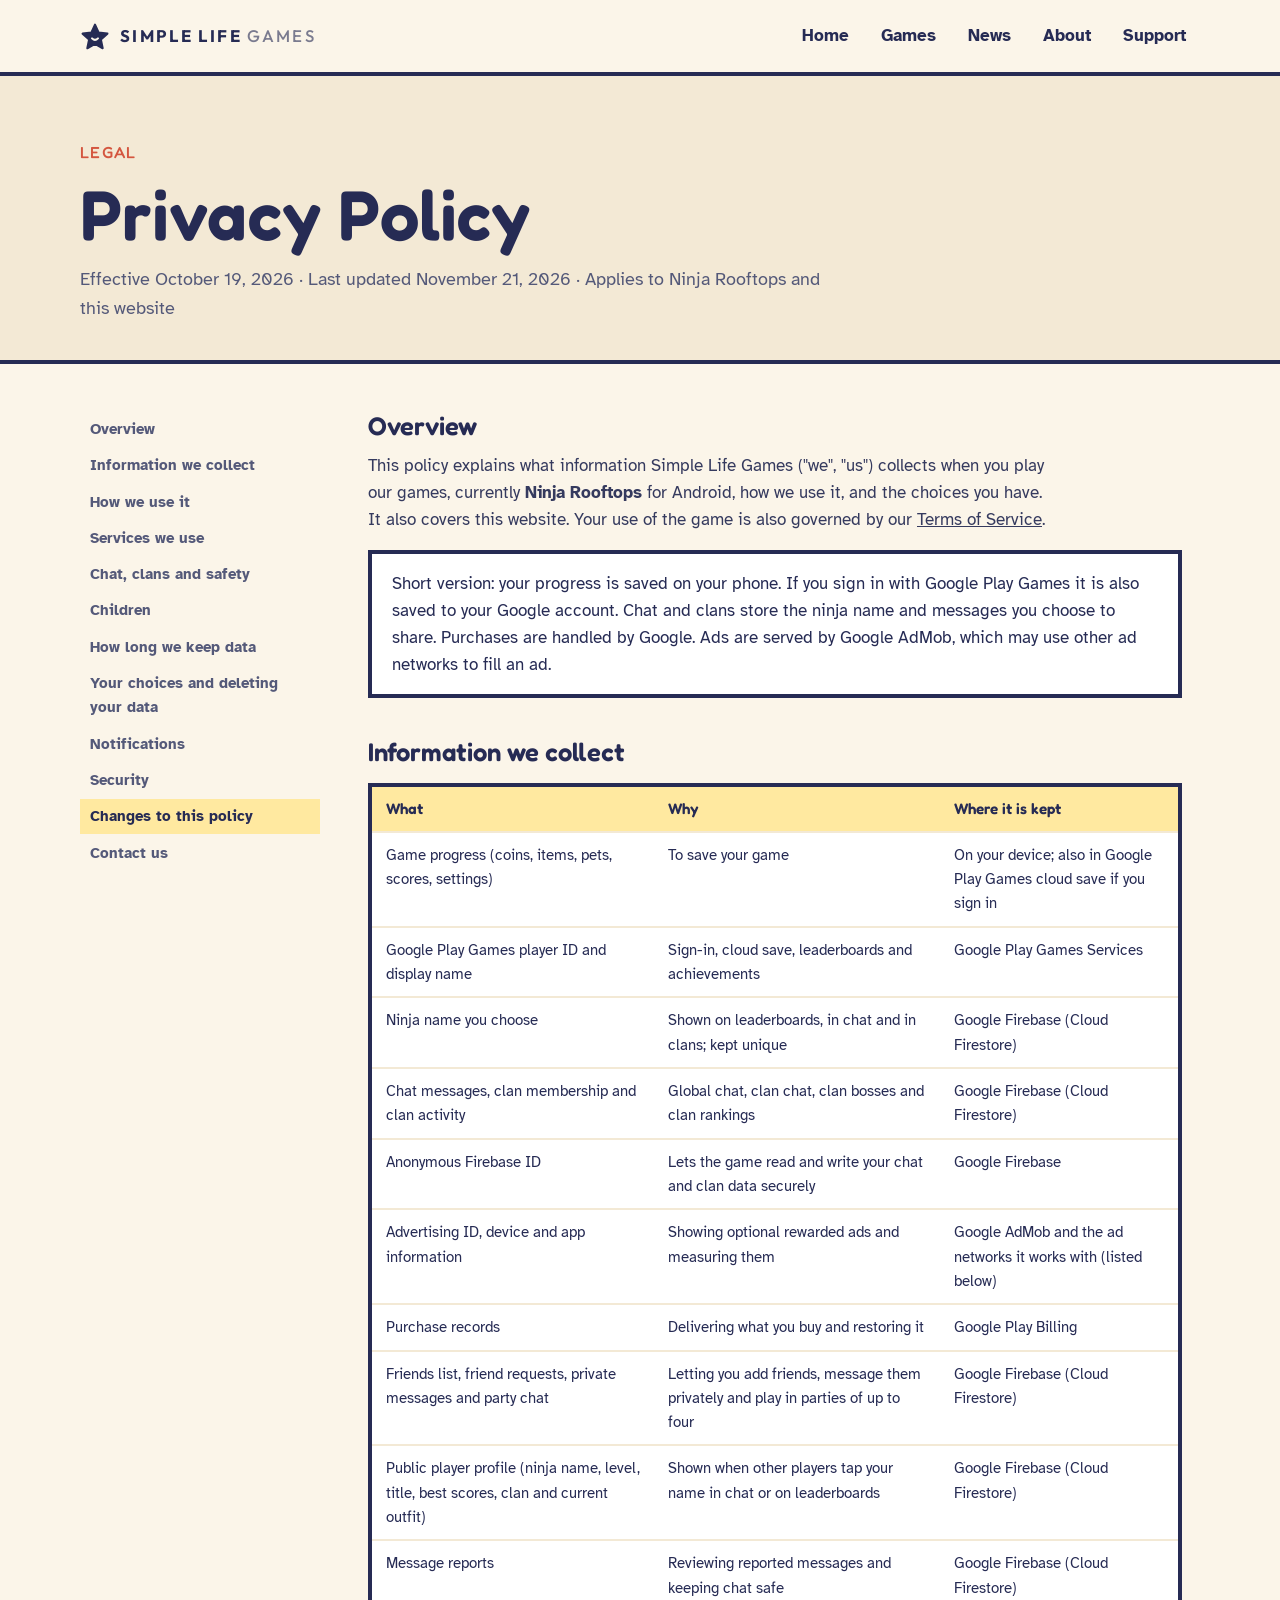
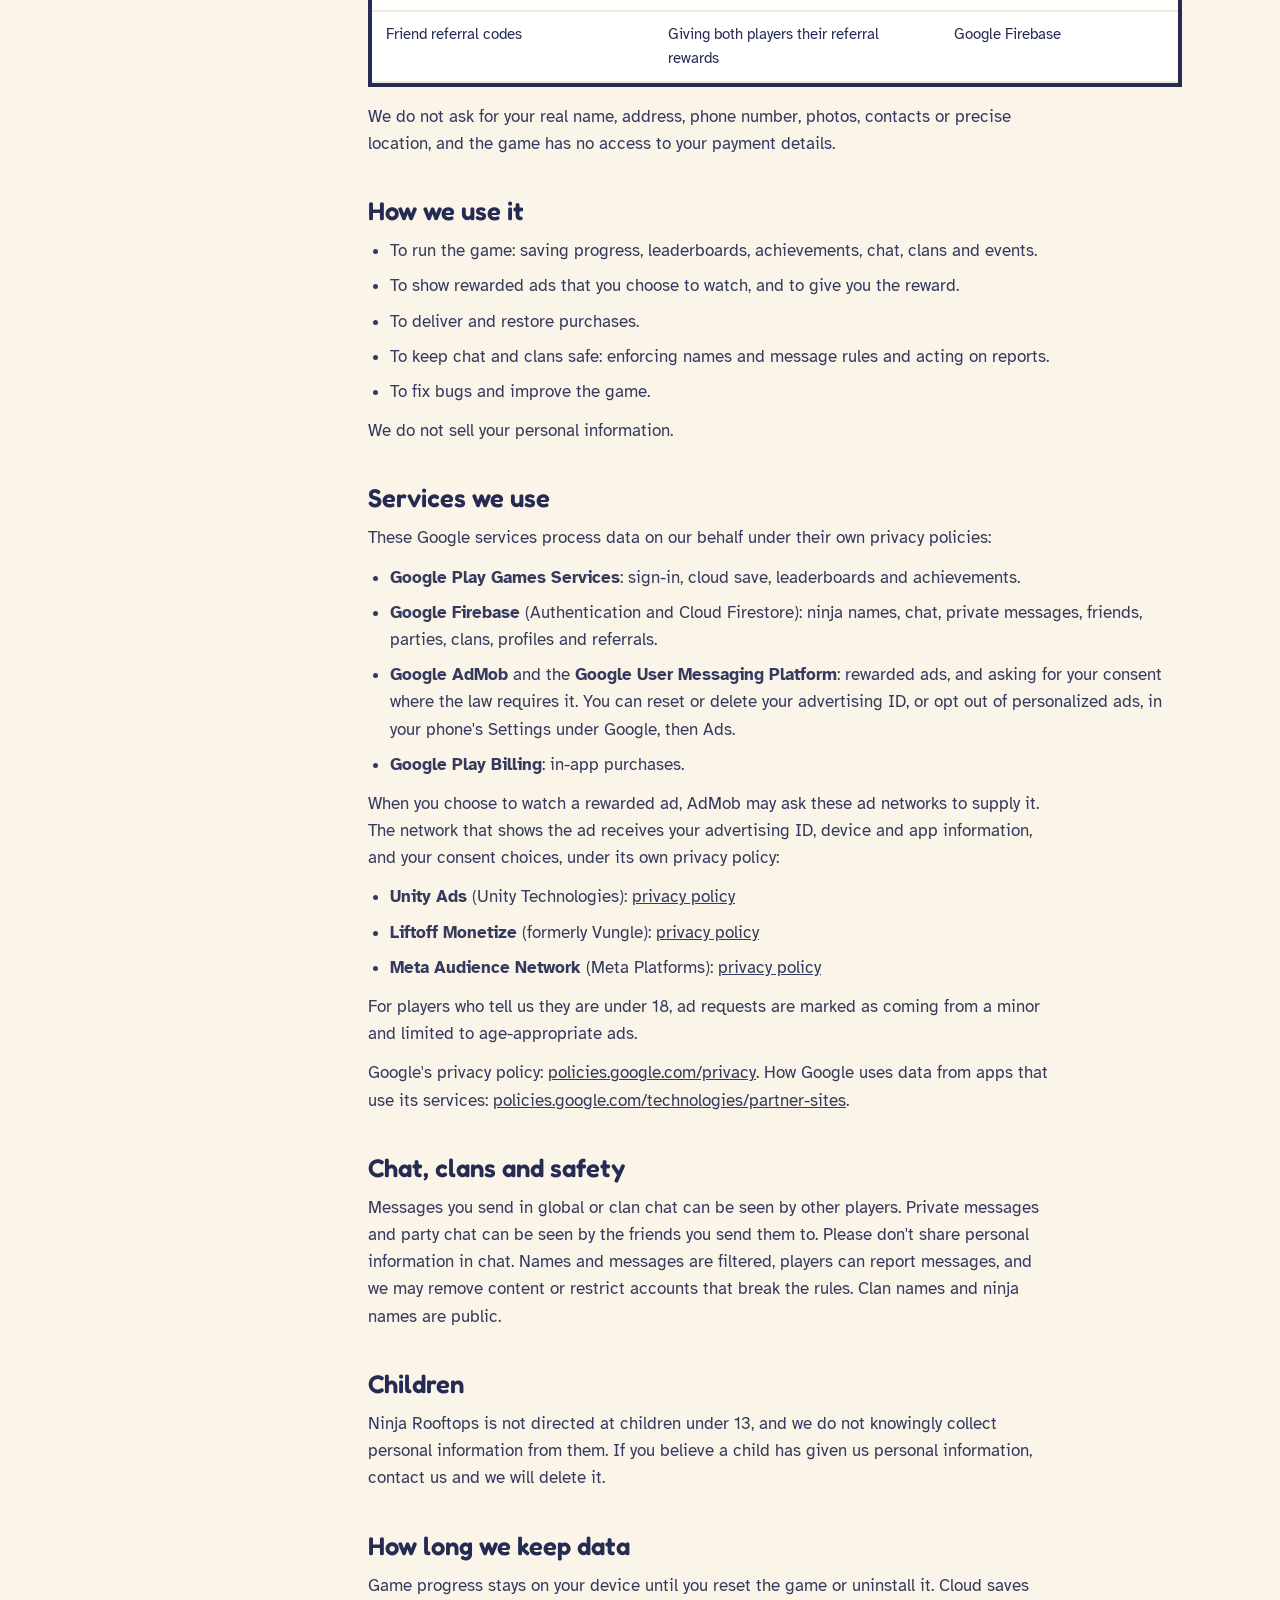
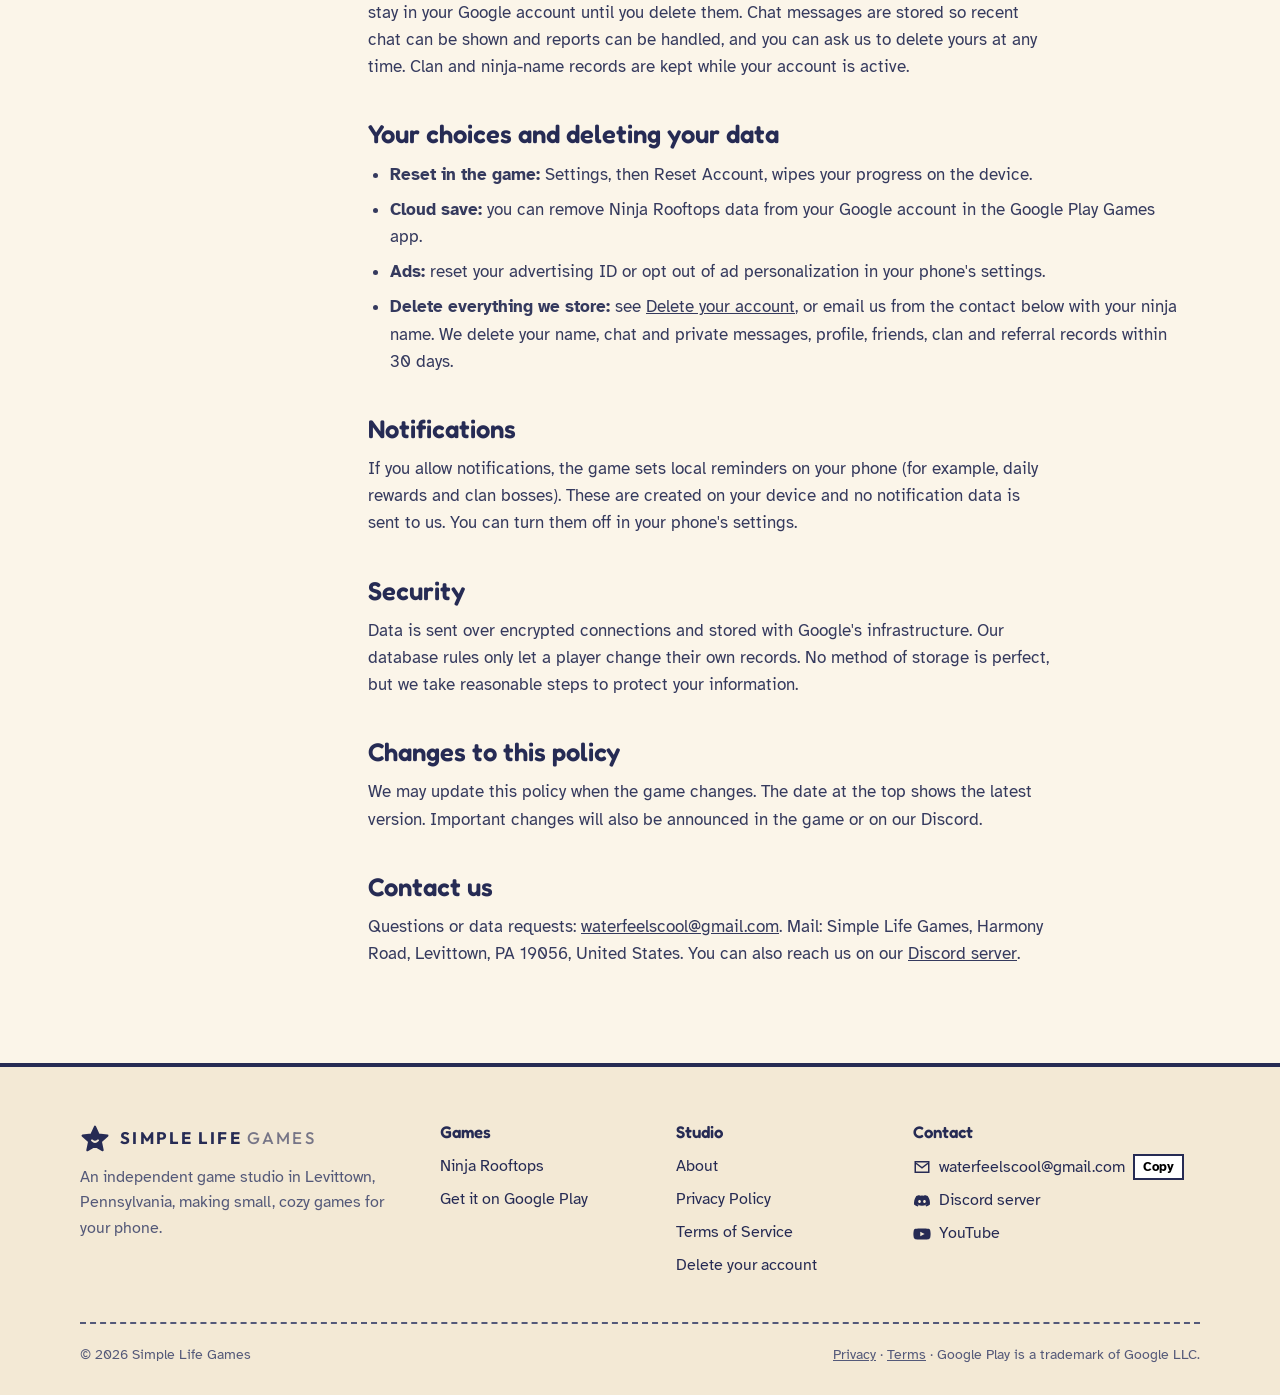
<file: privacy.html>
<!doctype html>
<html lang="en">
<head>
<meta charset="utf-8">
<meta name="viewport" content="width=device-width,initial-scale=1,viewport-fit=cover">
<title>Privacy Policy · Simple Life Games</title>
<meta name="description" content="How Simple Life Games and Ninja Rooftops collect, use and protect your information.">
<meta property="og:title" content="Privacy Policy · Simple Life Games">
<meta property="og:description" content="How Simple Life Games and Ninja Rooftops collect, use and protect your information.">
<meta property="og:image" content="https://simplelifegames.com/slg-icon-512.png">
<meta property="og:type" content="website">
<meta name="twitter:card" content="summary">
<meta name="theme-color" content="#0b1240">
<link rel="icon" type="image/svg+xml" href="icon.svg">
<link rel="icon" type="image/png" href="favicon.png">
<link rel="apple-touch-icon" href="apple-touch-icon.png">
<link rel="preconnect" href="https://fonts.googleapis.com">
<link rel="preconnect" href="https://fonts.gstatic.com" crossorigin>
<link rel="stylesheet" href="https://fonts.googleapis.com/css2?family=Outfit:wght@500;700&family=Atkinson+Hyperlegible:wght@400;700&family=Fredoka:wght@500;600;700&display=swap">
<link rel="stylesheet" href="style.css">
</head>
<body>
<a class="skip" href="#main">Skip to content</a>
<header class="site-header">
  <nav class="wrap nav" aria-label="Main">
    <a class="brand" href="index.html" aria-label="Simple Life Games home"><svg class="mark" viewBox="0 0 200 200" aria-hidden="true"><mask id="slgm"><rect width="200" height="200" fill="#fff"/><path d="M80 116q20 20 40 0" fill="none" stroke="#000" stroke-width="13" stroke-linecap="round"/></mask><path mask="url(#slgm)" d="M100 24 124.4 77.5 182.8 84.2 139.4 124 151.1 181.6 100 152.7 48.9 181.6 60.6 124 17.2 84.2 75.6 77.5Z" fill="currentColor" stroke="currentColor" stroke-width="14" stroke-linejoin="round"/></svg><span>Simple Life <i>Games</i></span></a>
    <button class="menu-btn" aria-label="Open menu" aria-expanded="false"><span></span><span></span><span></span></button>
    <ul class="nav-links"><li><a href="index.html">Home</a></li><li><a href="index.html#games">Games</a></li><li><a href="index.html#news">News</a></li><li><a href="index.html#about">About</a></li><li><a href="#contact">Support</a></li></ul>
  </nav>
</header>

<main id="main">
<section class="doc-hero"><div class="wrap"><span class="label">Legal</span><h1>Privacy Policy</h1><p class="lede">Effective October 19, 2026 · Last updated November 21, 2026 · Applies to Ninja Rooftops and this website</p></div></section>
<div class="wrap doc">
  <nav class="toc" aria-label="On this page"><a href="#overview">Overview</a><a href="#collect">Information we collect</a><a href="#use">How we use it</a><a href="#partners">Services we use</a><a href="#chat">Chat, clans and safety</a><a href="#children">Children</a><a href="#keep">How long we keep data</a><a href="#delete">Your choices and deleting your data</a><a href="#notifications">Notifications</a><a href="#security">Security</a><a href="#changes">Changes to this policy</a><a href="#contact-us">Contact us</a></nav>
  <article class="prose"><h2 id="overview">Overview</h2><p>This policy explains what information Simple Life Games ("we", "us") collects when you play our games, currently <strong>Ninja Rooftops</strong> for Android, how we use it, and the choices you have. It also covers this website. Your use of the game is also governed by our <a href="terms.html">Terms of Service</a>.</p>
<div class="callout">Short version: your progress is saved on your phone. If you sign in with Google Play Games it is also saved to your Google account. Chat and clans store the ninja name and messages you choose to share. Purchases are handled by Google. Ads are served by Google AdMob, which may use other ad networks to fill an ad.</div><h2 id="collect">Information we collect</h2><div class="table-wrap"><table><thead><tr><th>What</th><th>Why</th><th>Where it is kept</th></tr></thead><tbody>
<tr><td>Game progress (coins, items, pets, scores, settings)</td><td>To save your game</td><td>On your device; also in Google Play Games cloud save if you sign in</td></tr>
<tr><td>Google Play Games player ID and display name</td><td>Sign-in, cloud save, leaderboards and achievements</td><td>Google Play Games Services</td></tr>
<tr><td>Ninja name you choose</td><td>Shown on leaderboards, in chat and in clans; kept unique</td><td>Google Firebase (Cloud Firestore)</td></tr>
<tr><td>Chat messages, clan membership and clan activity</td><td>Global chat, clan chat, clan bosses and clan rankings</td><td>Google Firebase (Cloud Firestore)</td></tr>
<tr><td>Anonymous Firebase ID</td><td>Lets the game read and write your chat and clan data securely</td><td>Google Firebase</td></tr>
<tr><td>Advertising ID, device and app information</td><td>Showing optional rewarded ads and measuring them</td><td>Google AdMob and the ad networks it works with (listed below)</td></tr>
<tr><td>Purchase records</td><td>Delivering what you buy and restoring it</td><td>Google Play Billing</td></tr>
<tr><td>Friends list, friend requests, private messages and party chat</td><td>Letting you add friends, message them privately and play in parties of up to four</td><td>Google Firebase (Cloud Firestore)</td></tr>
<tr><td>Public player profile (ninja name, level, title, best scores, clan and current outfit)</td><td>Shown when other players tap your name in chat or on leaderboards</td><td>Google Firebase (Cloud Firestore)</td></tr>
<tr><td>Message reports</td><td>Reviewing reported messages and keeping chat safe</td><td>Google Firebase (Cloud Firestore)</td></tr>
<tr><td>Friend referral codes</td><td>Giving both players their referral rewards</td><td>Google Firebase</td></tr>
</tbody></table></div>
<p>We do not ask for your real name, address, phone number, photos, contacts or precise location, and the game has no access to your payment details.</p><h2 id="use">How we use it</h2><ul><li>To run the game: saving progress, leaderboards, achievements, chat, clans and events.</li><li>To show rewarded ads that you choose to watch, and to give you the reward.</li><li>To deliver and restore purchases.</li><li>To keep chat and clans safe: enforcing names and message rules and acting on reports.</li><li>To fix bugs and improve the game.</li></ul>
<p>We do not sell your personal information.</p><h2 id="partners">Services we use</h2><p>These Google services process data on our behalf under their own privacy policies:</p>
<ul><li><strong>Google Play Games Services</strong>: sign-in, cloud save, leaderboards and achievements.</li><li><strong>Google Firebase</strong> (Authentication and Cloud Firestore): ninja names, chat, private messages, friends, parties, clans, profiles and referrals.</li><li><strong>Google AdMob</strong> and the <strong>Google User Messaging Platform</strong>: rewarded ads, and asking for your consent where the law requires it. You can reset or delete your advertising ID, or opt out of personalized ads, in your phone's Settings under Google, then Ads.</li><li><strong>Google Play Billing</strong>: in-app purchases.</li></ul>
<p>When you choose to watch a rewarded ad, AdMob may ask these ad networks to supply it. The network that shows the ad receives your advertising ID, device and app information, and your consent choices, under its own privacy policy:</p>
<ul><li><strong>Unity Ads</strong> (Unity Technologies): <a href="https://unity.com/legal/game-player-and-app-user-privacy-policy" target="_blank" rel="noopener">privacy policy</a></li><li><strong>Liftoff Monetize</strong> (formerly Vungle): <a href="https://liftoff.io/privacy-policy/" target="_blank" rel="noopener">privacy policy</a></li><li><strong>Meta Audience Network</strong> (Meta Platforms): <a href="https://www.facebook.com/privacy/policy/" target="_blank" rel="noopener">privacy policy</a></li></ul>
<p>For players who tell us they are under 18, ad requests are marked as coming from a minor and limited to age-appropriate ads.</p>
<p>Google's privacy policy: <a href="https://policies.google.com/privacy" target="_blank" rel="noopener">policies.google.com/privacy</a>. How Google uses data from apps that use its services: <a href="https://policies.google.com/technologies/partner-sites" target="_blank" rel="noopener">policies.google.com/technologies/partner-sites</a>.</p><h2 id="chat">Chat, clans and safety</h2><p>Messages you send in global or clan chat can be seen by other players. Private messages and party chat can be seen by the friends you send them to. Please don't share personal information in chat. Names and messages are filtered, players can report messages, and we may remove content or restrict accounts that break the rules. Clan names and ninja names are public.</p><h2 id="children">Children</h2><p>Ninja Rooftops is not directed at children under 13, and we do not knowingly collect personal information from them. If you believe a child has given us personal information, contact us and we will delete it.</p><h2 id="keep">How long we keep data</h2><p>Game progress stays on your device until you reset the game or uninstall it. Cloud saves stay in your Google account until you delete them. Chat messages are stored so recent chat can be shown and reports can be handled, and you can ask us to delete yours at any time. Clan and ninja-name records are kept while your account is active.</p><h2 id="delete">Your choices and deleting your data</h2><ul><li><strong>Reset in the game:</strong> Settings, then Reset Account, wipes your progress on the device.</li><li><strong>Cloud save:</strong> you can remove Ninja Rooftops data from your Google account in the Google Play Games app.</li><li><strong>Ads:</strong> reset your advertising ID or opt out of ad personalization in your phone's settings.</li><li><strong>Delete everything we store:</strong> see <a href="delete-account.html">Delete your account</a>, or email us from the contact below with your ninja name. We delete your name, chat and private messages, profile, friends, clan and referral records within 30 days.</li></ul><h2 id="notifications">Notifications</h2><p>If you allow notifications, the game sets local reminders on your phone (for example, daily rewards and clan bosses). These are created on your device and no notification data is sent to us. You can turn them off in your phone's settings.</p><h2 id="security">Security</h2><p>Data is sent over encrypted connections and stored with Google's infrastructure. Our database rules only let a player change their own records. No method of storage is perfect, but we take reasonable steps to protect your information.</p><h2 id="changes">Changes to this policy</h2><p>We may update this policy when the game changes. The date at the top shows the latest version. Important changes will also be announced in the game or on our Discord.</p><h2 id="contact-us">Contact us</h2><p>Questions or data requests: <a href="mailto:waterfeelscool@gmail.com">waterfeelscool@gmail.com</a>. Mail: Simple Life Games, Harmony Road, Levittown, PA 19056, United States. You can also reach us on our <a data-link="discord" href="https://discord.gg/gemJWqvP2p">Discord server</a>.</p></article>
</div>
</main>
<footer class="site-footer" id="contact">
  <div class="wrap">
    <div class="foot">
      <div>
        <a class="brand" href="index.html" aria-label="Simple Life Games home"><svg class="mark" viewBox="0 0 200 200" aria-hidden="true"><mask id="slgm1"><rect width="200" height="200" fill="#fff"/><path d="M80 116q20 20 40 0" fill="none" stroke="#000" stroke-width="13" stroke-linecap="round"/></mask><path mask="url(#slgm1)" d="M100 24 124.4 77.5 182.8 84.2 139.4 124 151.1 181.6 100 152.7 48.9 181.6 60.6 124 17.2 84.2 75.6 77.5Z" fill="currentColor" stroke="currentColor" stroke-width="14" stroke-linejoin="round"/></svg><span>Simple Life <i>Games</i></span></a>
        <p>An independent game studio in Levittown, Pennsylvania, making small, cozy games for your phone.</p>
      </div>
      <div><h4>Games</h4><ul><li><a href="ninja-rooftops.html">Ninja Rooftops</a></li><li><a data-link="playStore" href="https://play.google.com/store/apps/details?id=com.simplelifegames.ninjarooftops">Get it on Google Play</a></li></ul></div>
      <div><h4>Studio</h4><ul><li><a href="index.html#studio">About</a></li><li><a href="privacy.html">Privacy Policy</a></li><li><a href="terms.html">Terms of Service</a></li><li><a href="delete-account.html">Delete your account</a></li></ul></div>
      <div><h4>Contact</h4><ul>
        <li class="contact-line"><svg viewBox="0 0 24 24" fill="none" stroke="currentColor" stroke-width="2" aria-hidden="true"><rect x="3" y="5" width="18" height="14"/><path d="m4 7 8 6 8-6"/></svg><a data-email href="mailto:waterfeelscool@gmail.com">waterfeelscool@gmail.com</a><button class="copy-btn" type="button">Copy</button></li>
        <li><a class="contact-line" data-link="discord" href="https://discord.gg/gemJWqvP2p"><svg viewBox="0 0 24 24" fill="currentColor" aria-hidden="true"><path d="M19.6 5.3A16.5 16.5 0 0 0 15.5 4l-.5 1a15 15 0 0 0-6 0L8.5 4a16.5 16.5 0 0 0-4.1 1.3C1.8 9.2 1.1 13 1.4 16.7A16.6 16.6 0 0 0 6.5 19.3l1-1.6a10.7 10.7 0 0 1-1.7-.8l.4-.3a11.8 11.8 0 0 0 11.6 0l.4.3a10.7 10.7 0 0 1-1.7.8l1 1.6a16.5 16.5 0 0 0 5.1-2.6c.4-4.3-.6-8-3-11.4ZM8.7 14.5c-1 0-1.8-.9-1.8-2s.8-2 1.8-2 1.8.9 1.8 2-.8 2-1.8 2Zm6.6 0c-1 0-1.8-.9-1.8-2s.8-2 1.8-2 1.8.9 1.8 2-.8 2-1.8 2Z"/></svg><span>Discord server</span></a></li>
        <li><a class="contact-line" data-link="youtube" href="https://www.youtube.com/@simplelifegames"><svg viewBox="0 0 24 24" fill="currentColor" aria-hidden="true"><path d="M23 7.2a3 3 0 0 0-2.1-2.1C19 4.6 12 4.6 12 4.6s-7 0-8.9.5A3 3 0 0 0 1 7.2 31 31 0 0 0 .5 12a31 31 0 0 0 .5 4.8 3 3 0 0 0 2.1 2.1c1.9.5 8.9.5 8.9.5s7 0 8.9-.5a3 3 0 0 0 2.1-2.1 31 31 0 0 0 .5-4.8 31 31 0 0 0-.5-4.8ZM9.7 15V9l5.8 3-5.8 3Z"/></svg><span>YouTube</span></a></li>
      </ul></div>
    </div>
    <div class="legal"><span>&copy; <span data-year>2026</span> Simple Life Games</span><span><a href="privacy.html">Privacy</a> &middot; <a href="terms.html">Terms</a> &middot; Google Play is a trademark of Google LLC.</span></div>
  </div>
</footer>
<script src="site.js"></script>
</body>
</html>
</file>
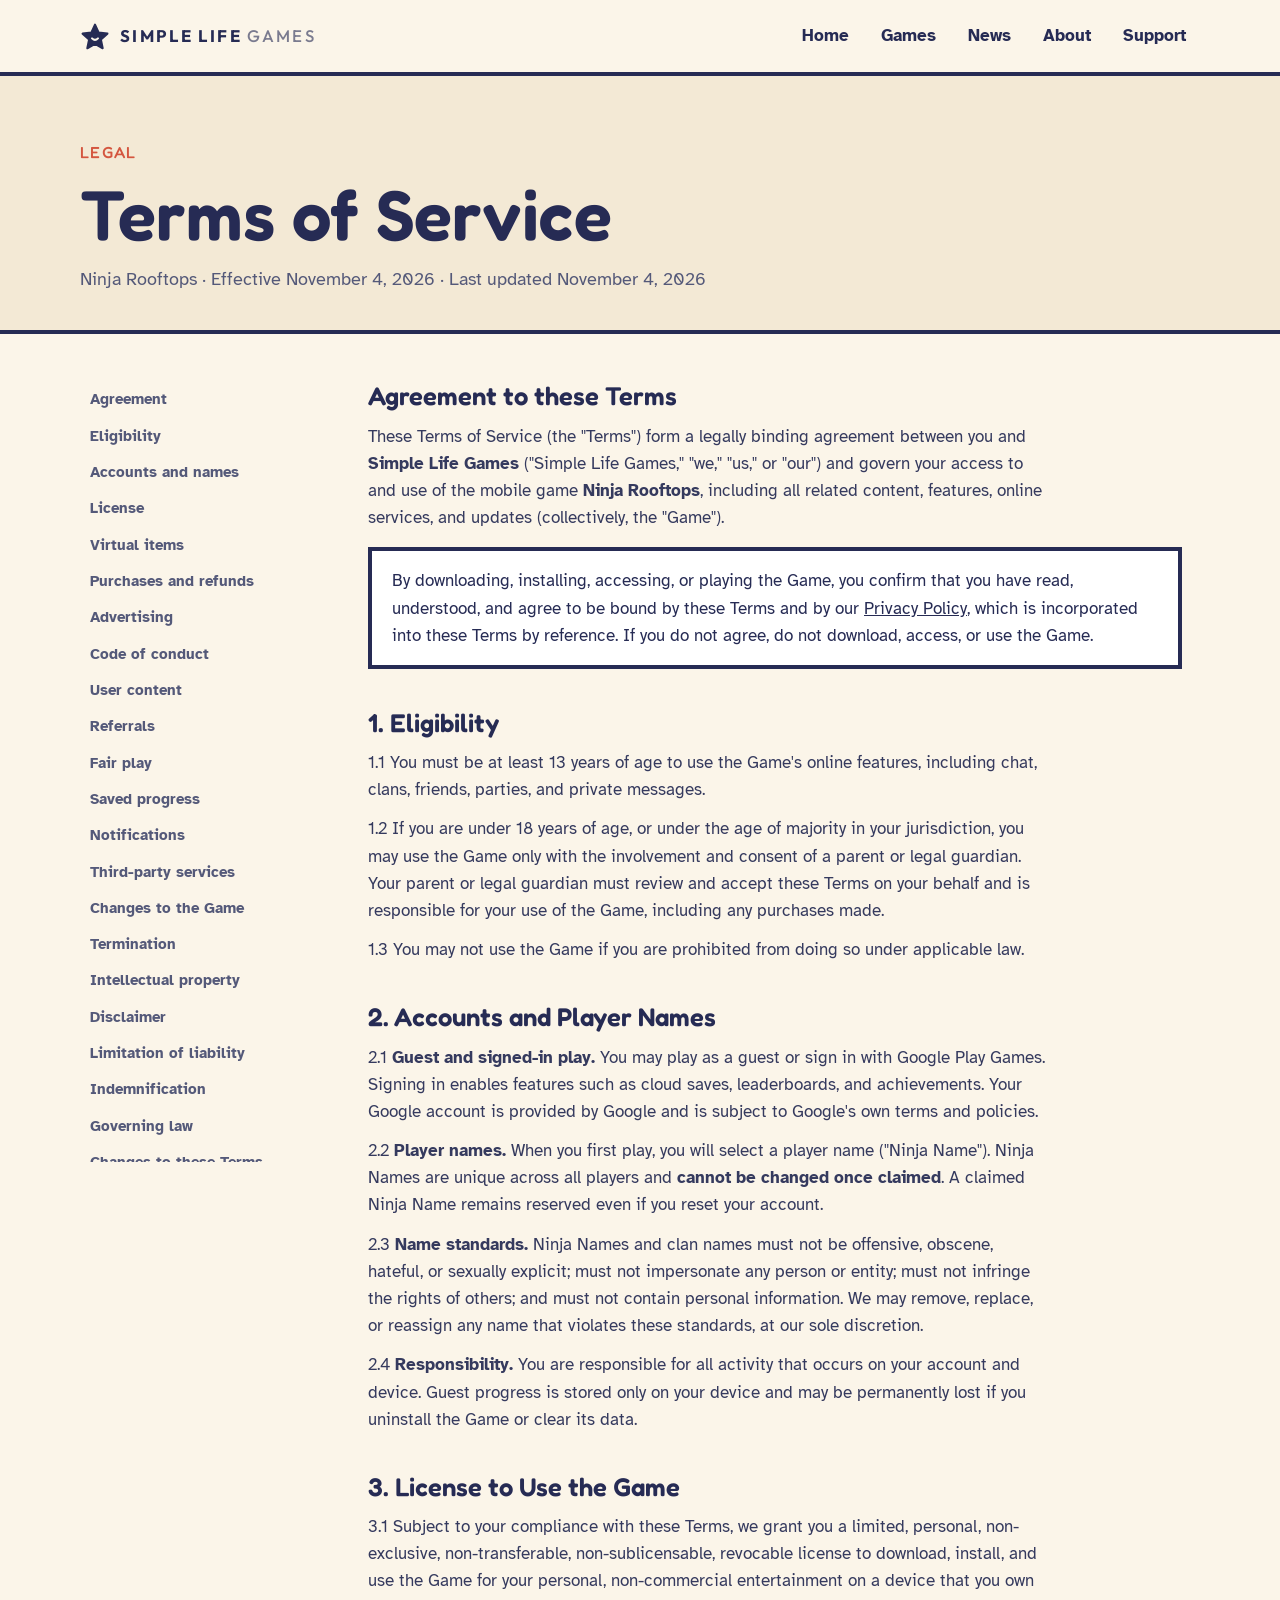
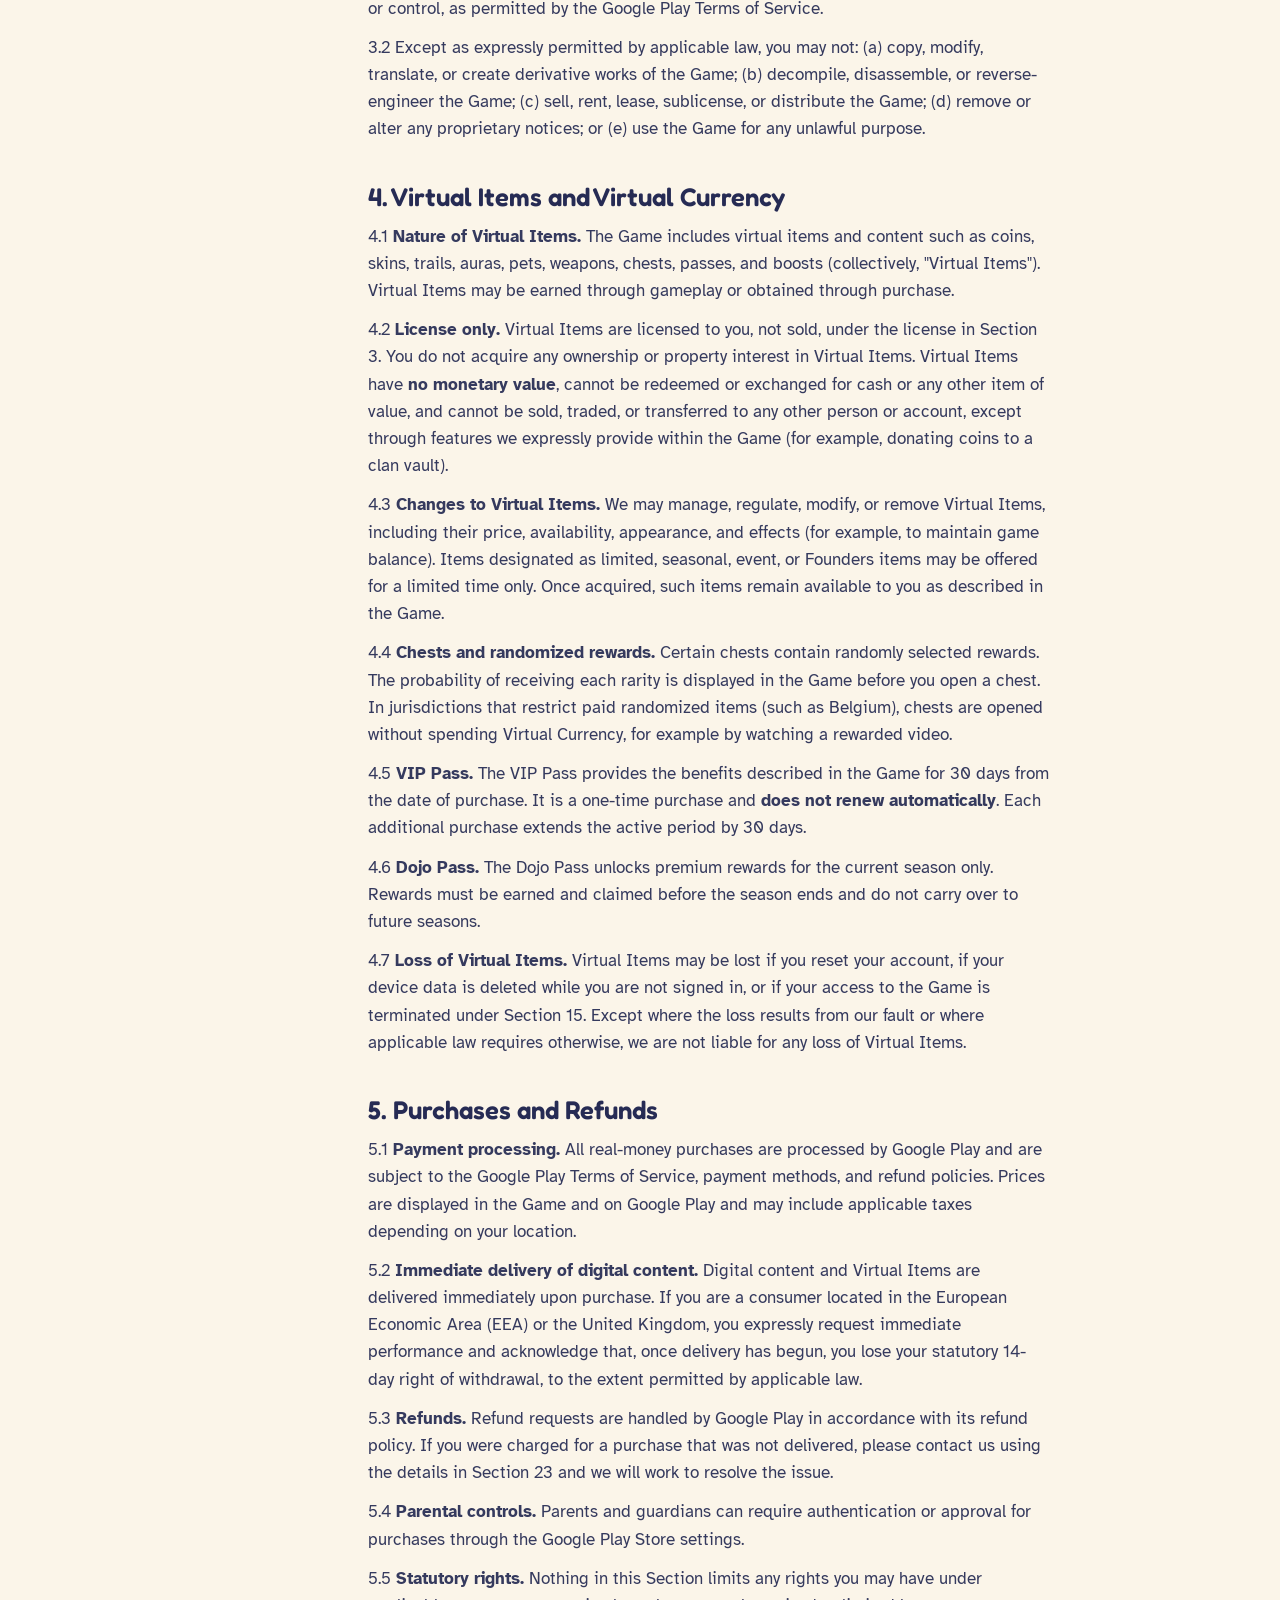
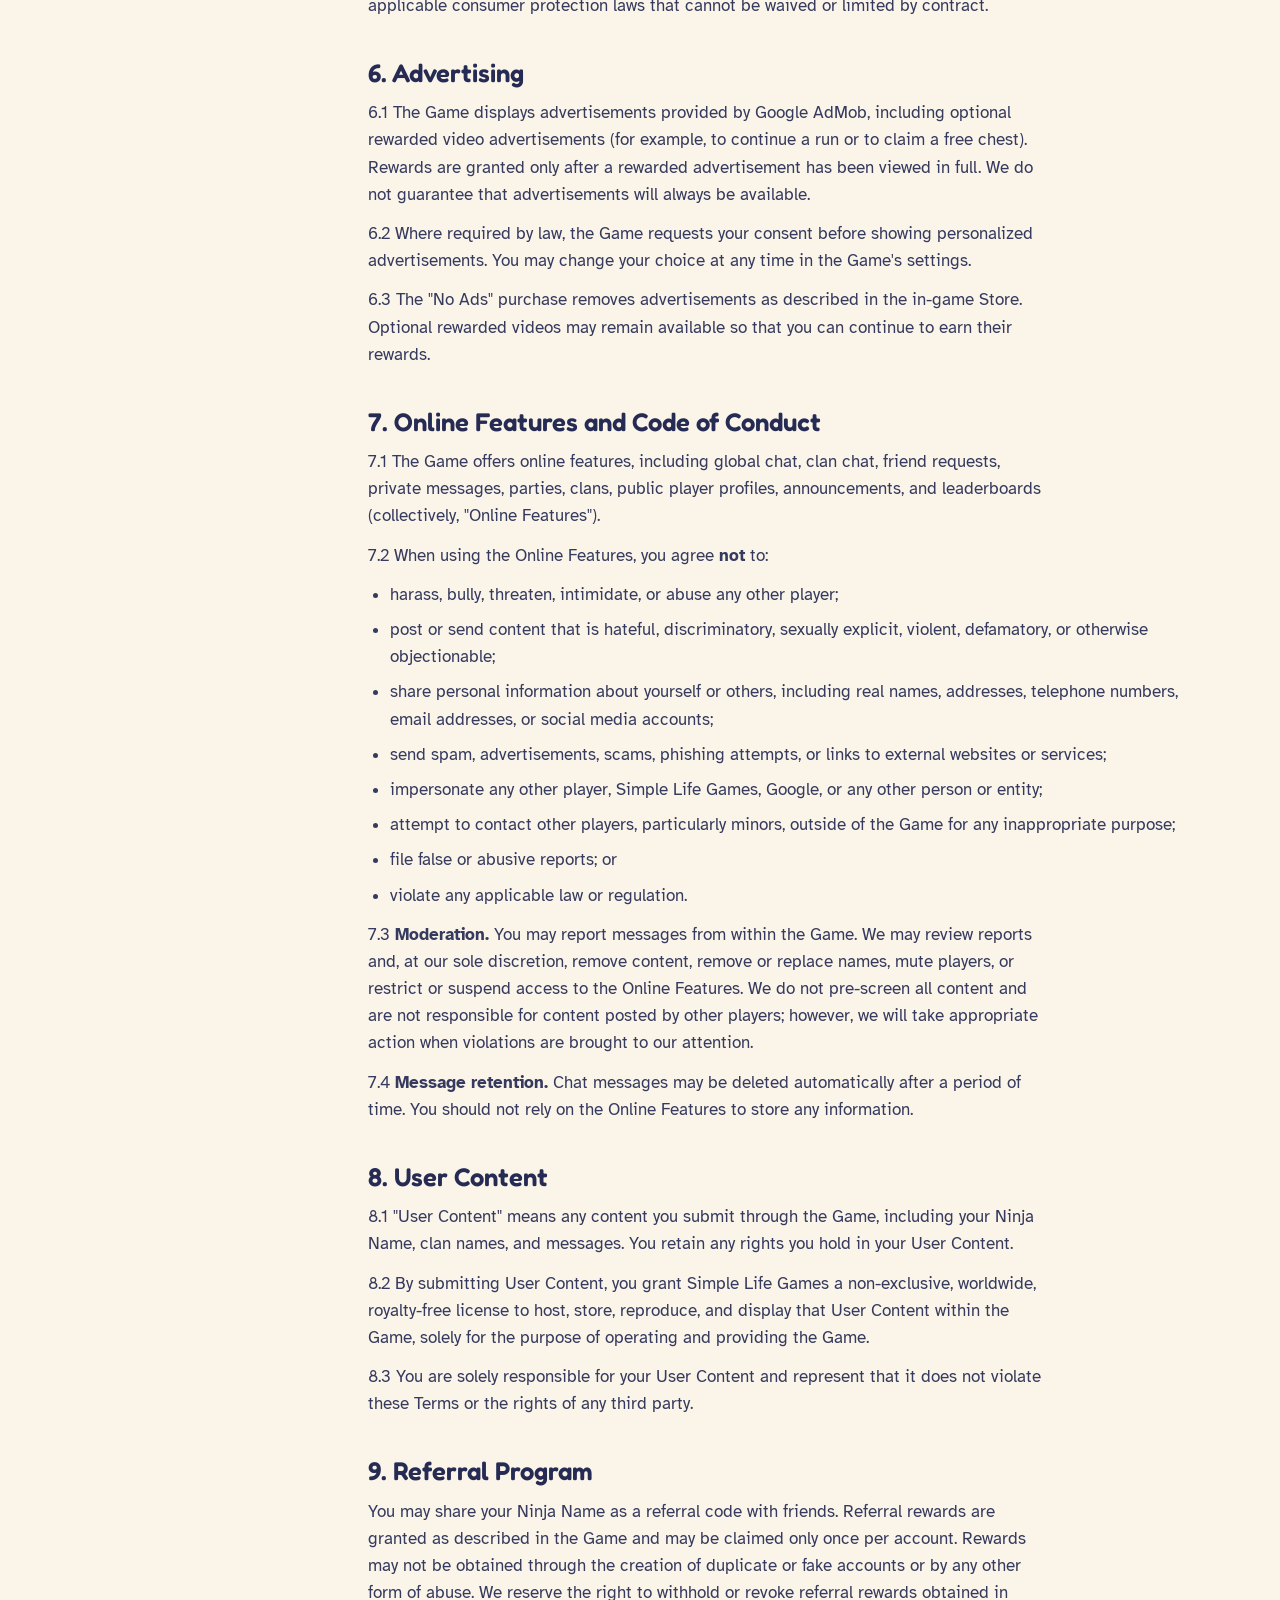
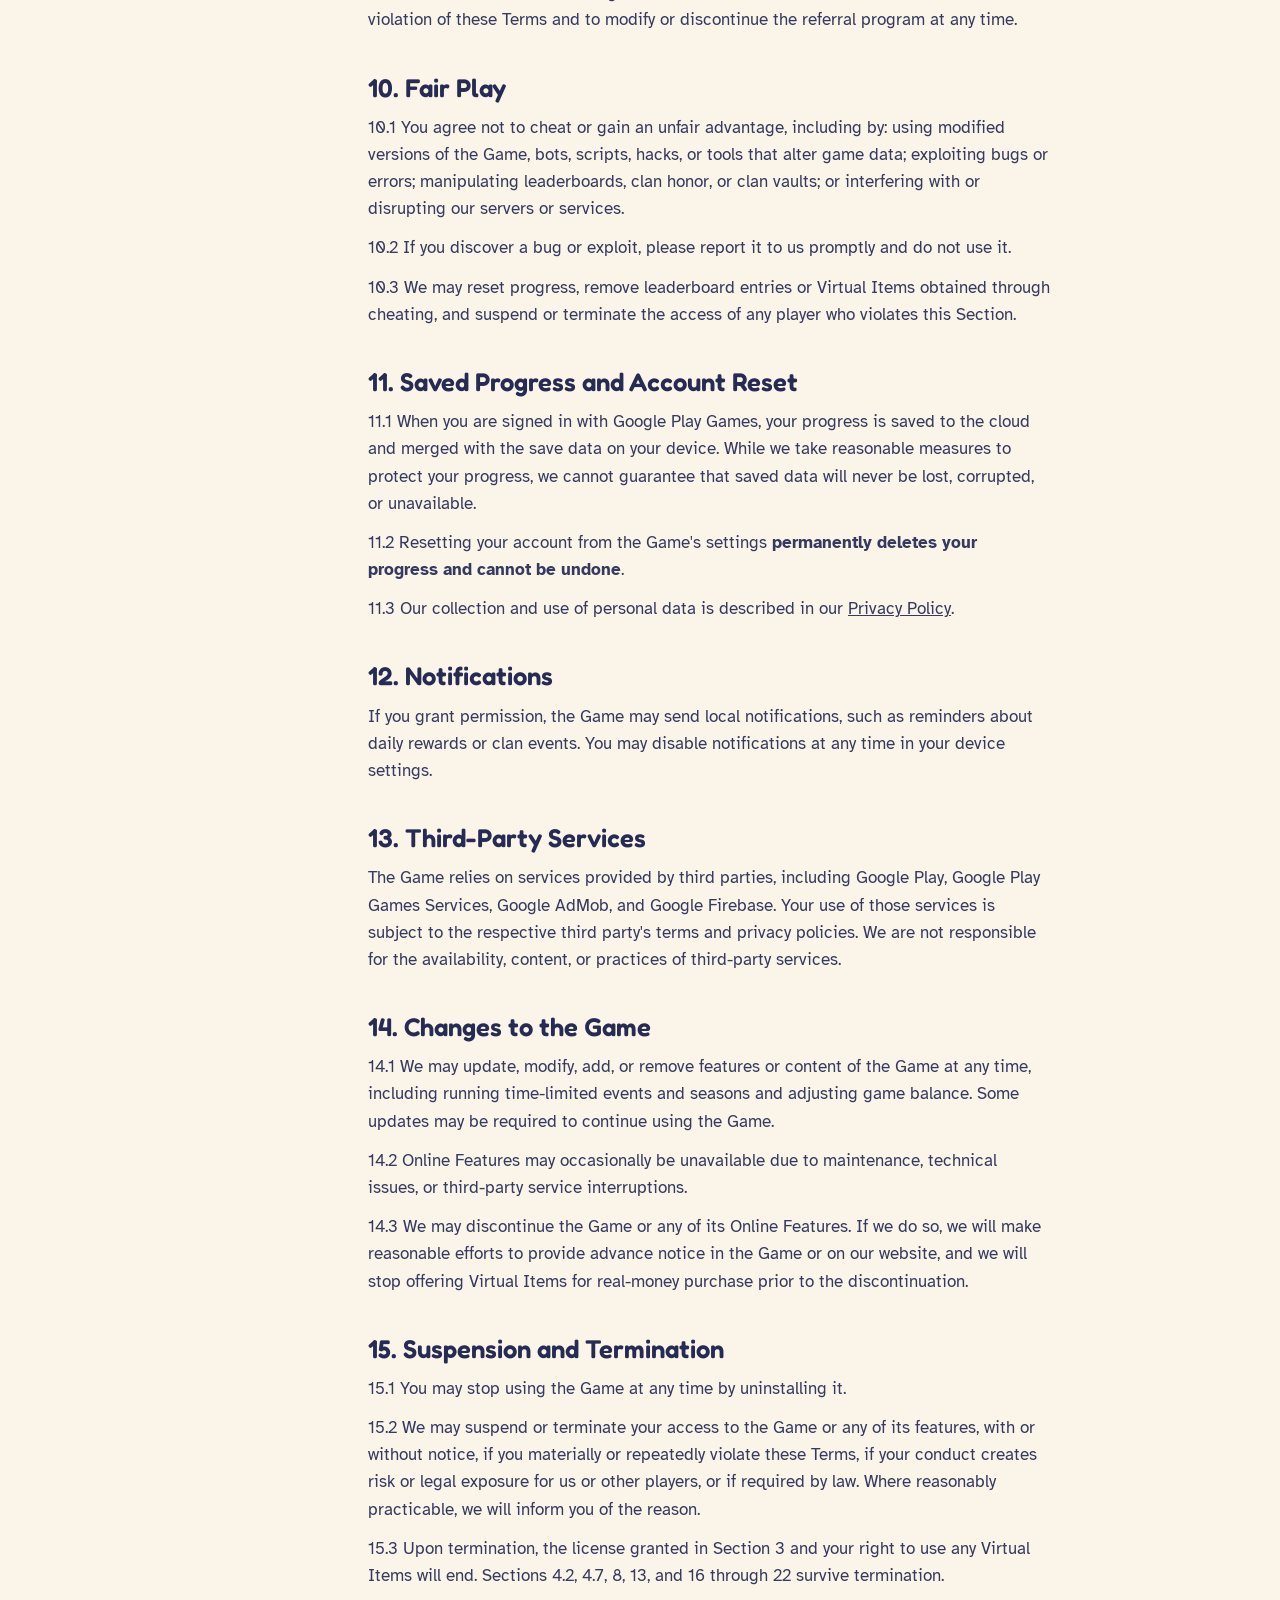
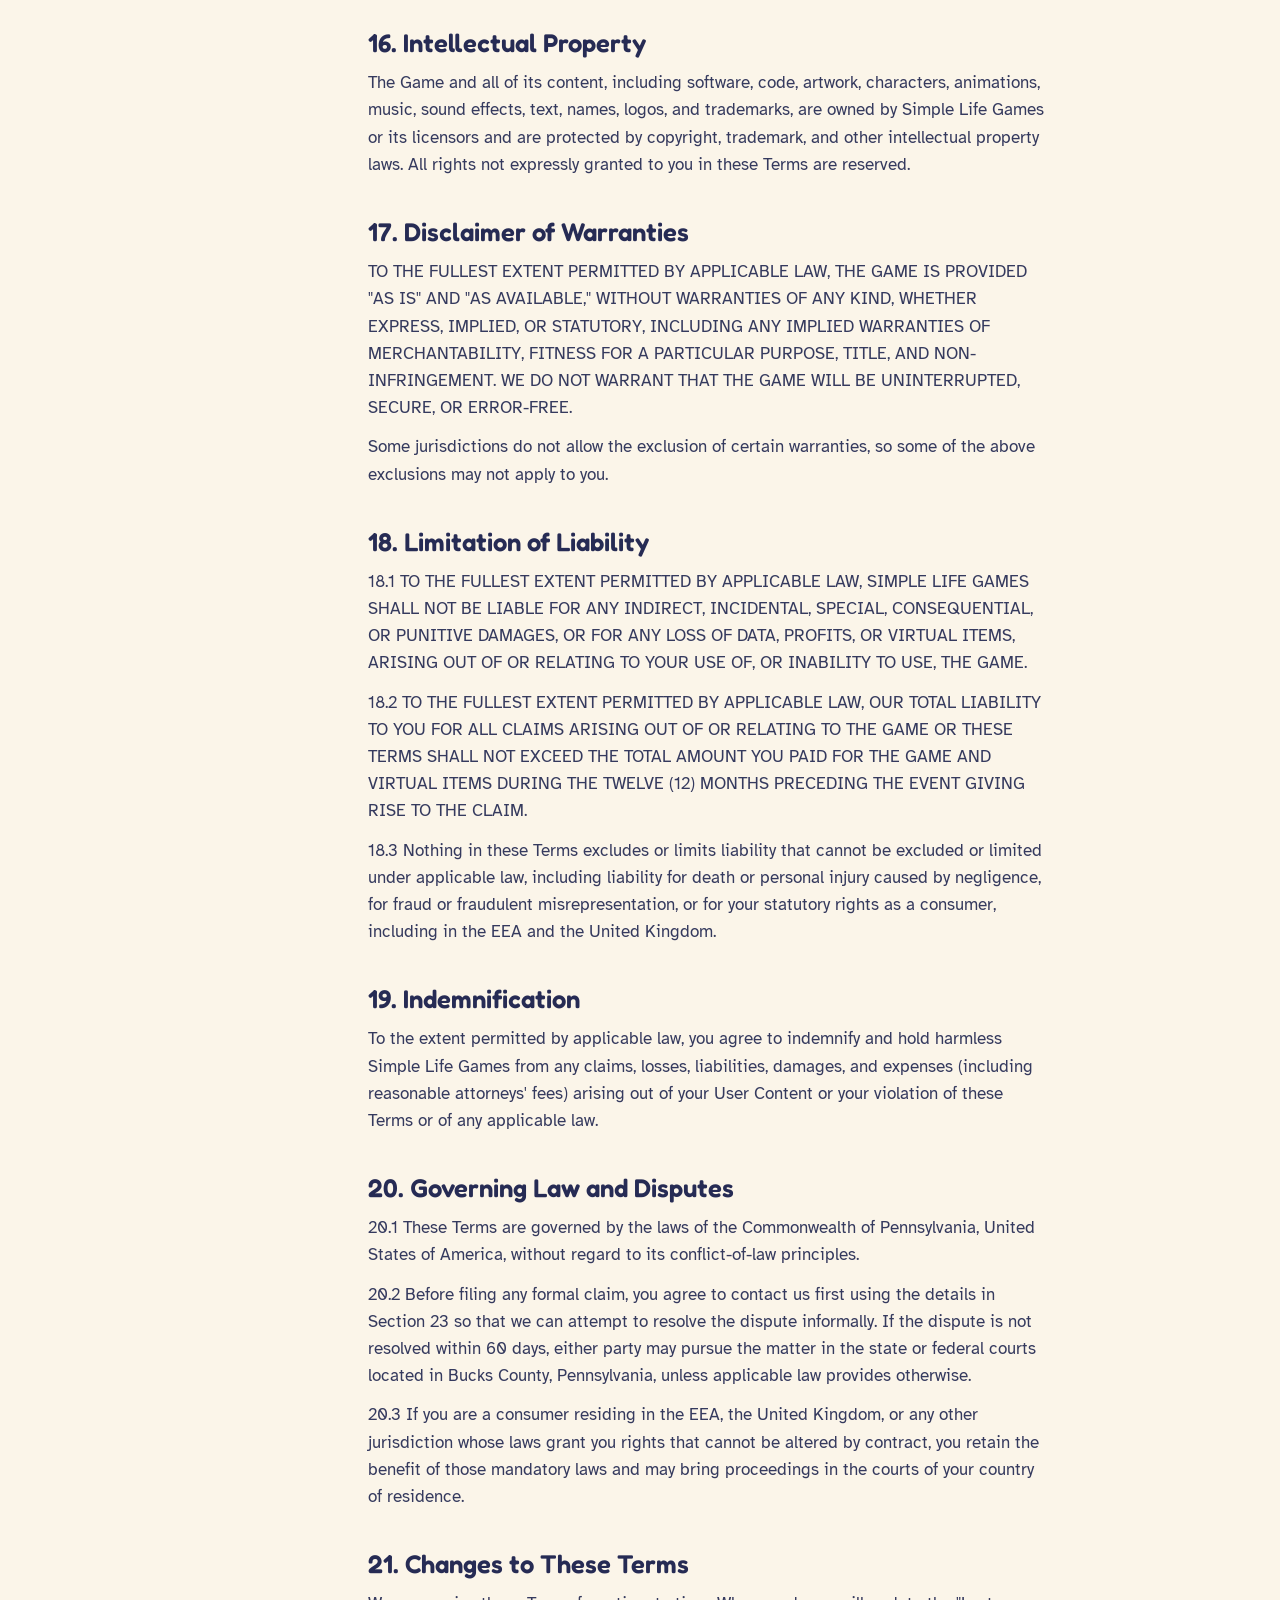
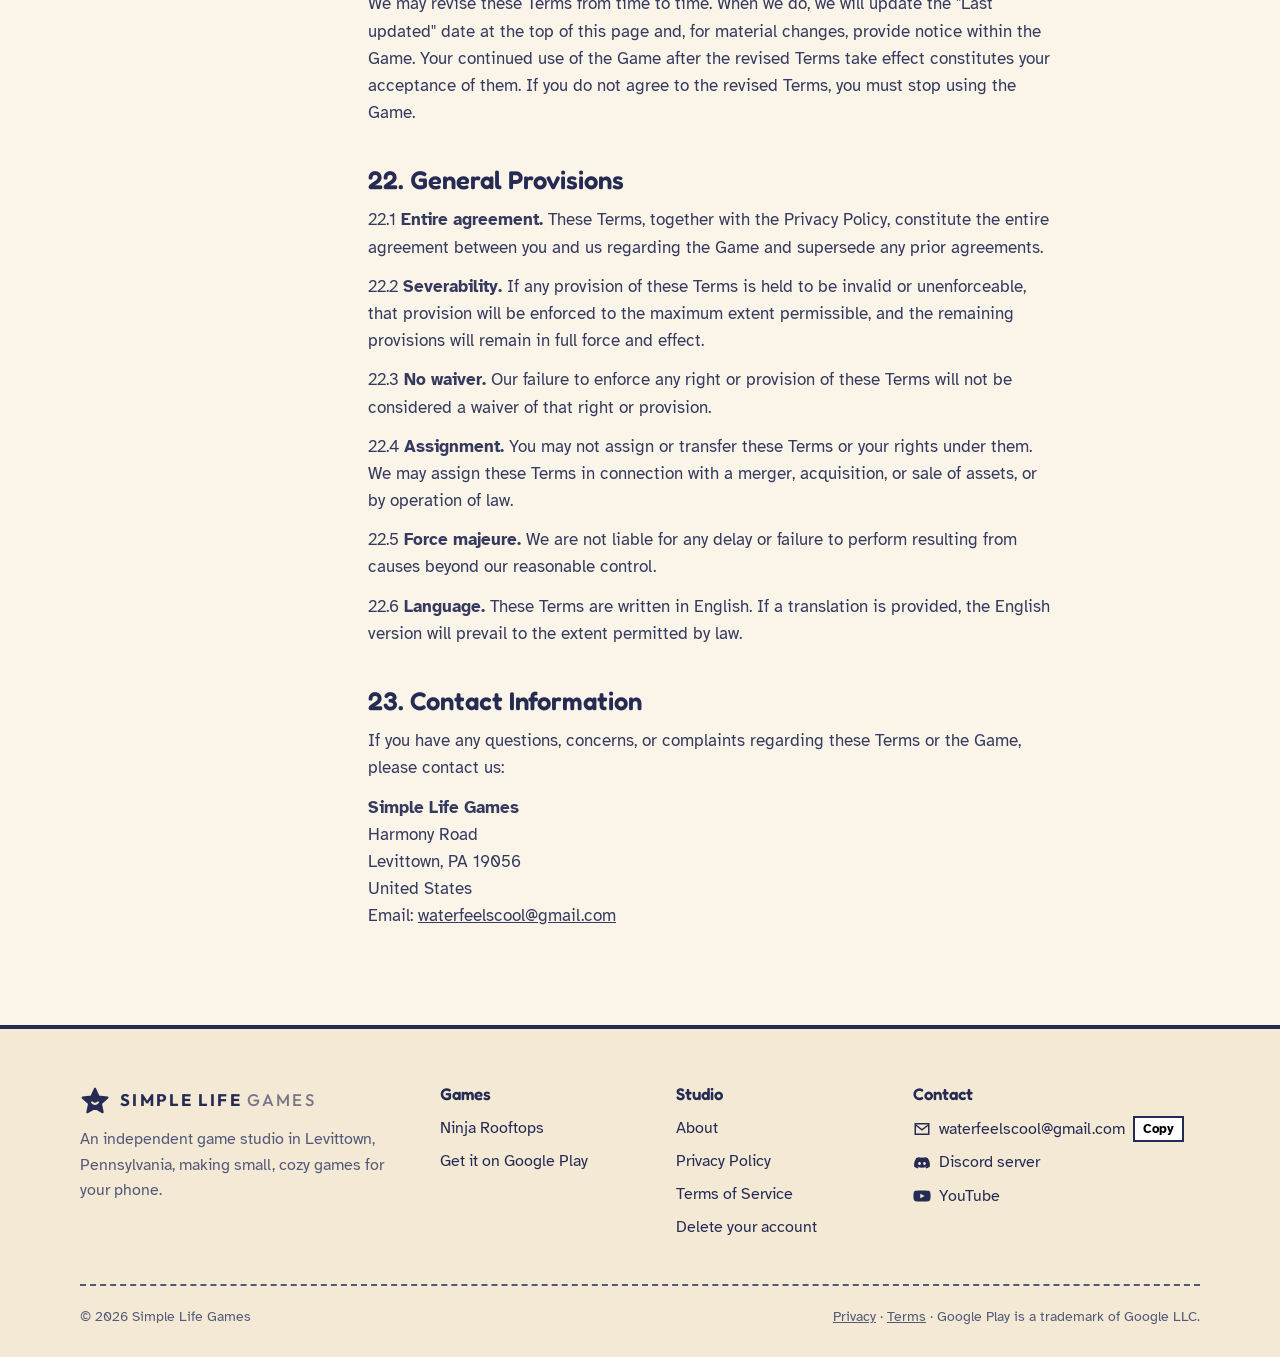
<file: terms.html>
<!doctype html>
<html lang="en">
<head>
<meta charset="utf-8">
<meta name="viewport" content="width=device-width,initial-scale=1,viewport-fit=cover">
<title>Terms of Service · Simple Life Games</title>
<meta name="description" content="The Terms of Service for Ninja Rooftops by Simple Life Games: accounts, purchases, virtual items, chat rules and your rights.">
<meta property="og:title" content="Terms of Service · Simple Life Games">
<meta property="og:description" content="The Terms of Service for Ninja Rooftops by Simple Life Games: accounts, purchases, virtual items, chat rules and your rights.">
<meta property="og:image" content="https://simplelifegames.com/slg-icon-512.png">
<meta property="og:type" content="website">
<meta name="twitter:card" content="summary">
<meta name="theme-color" content="#0b1240">
<link rel="icon" type="image/svg+xml" href="icon.svg">
<link rel="icon" type="image/png" href="favicon.png">
<link rel="apple-touch-icon" href="apple-touch-icon.png">
<link rel="preconnect" href="https://fonts.googleapis.com">
<link rel="preconnect" href="https://fonts.gstatic.com" crossorigin>
<link rel="stylesheet" href="https://fonts.googleapis.com/css2?family=Outfit:wght@500;700&family=Atkinson+Hyperlegible:wght@400;700&family=Fredoka:wght@500;600;700&display=swap">
<link rel="stylesheet" href="style.css">
</head>
<body>
<a class="skip" href="#main">Skip to content</a>
<header class="site-header">
  <nav class="wrap nav" aria-label="Main">
    <a class="brand" href="index.html" aria-label="Simple Life Games home"><svg class="mark" viewBox="0 0 200 200" aria-hidden="true"><mask id="slgm"><rect width="200" height="200" fill="#fff"/><path d="M80 116q20 20 40 0" fill="none" stroke="#000" stroke-width="13" stroke-linecap="round"/></mask><path mask="url(#slgm)" d="M100 24 124.4 77.5 182.8 84.2 139.4 124 151.1 181.6 100 152.7 48.9 181.6 60.6 124 17.2 84.2 75.6 77.5Z" fill="currentColor" stroke="currentColor" stroke-width="14" stroke-linejoin="round"/></svg><span>Simple Life <i>Games</i></span></a>
    <button class="menu-btn" aria-label="Open menu" aria-expanded="false"><span></span><span></span><span></span></button>
    <ul class="nav-links"><li><a href="index.html">Home</a></li><li><a href="index.html#games">Games</a></li><li><a href="index.html#news">News</a></li><li><a href="index.html#about">About</a></li><li><a href="#contact">Support</a></li></ul>
  </nav>
</header>

<main id="main">
<section class="doc-hero"><div class="wrap"><span class="label">Legal</span><h1>Terms of Service</h1><p class="lede">Ninja Rooftops · Effective November 4, 2026 · Last updated November 4, 2026</p></div></section>
<div class="wrap doc">
  <nav class="toc" aria-label="On this page" style="max-height:calc(100vh - 120px);overflow-y:auto"><a href="#intro">Agreement</a><a href="#eligibility">Eligibility</a><a href="#accounts">Accounts and names</a><a href="#license">License</a><a href="#virtual-items">Virtual items</a><a href="#purchases">Purchases and refunds</a><a href="#ads">Advertising</a><a href="#community">Code of conduct</a><a href="#user-content">User content</a><a href="#referrals">Referrals</a><a href="#fair-play">Fair play</a><a href="#saves">Saved progress</a><a href="#notifications">Notifications</a><a href="#third-party">Third-party services</a><a href="#changes-game">Changes to the Game</a><a href="#termination">Termination</a><a href="#ip">Intellectual property</a><a href="#disclaimer">Disclaimer</a><a href="#liability">Limitation of liability</a><a href="#indemnity">Indemnification</a><a href="#law">Governing law</a><a href="#changes-terms">Changes to these Terms</a><a href="#general">General provisions</a><a href="#contact-us">Contact us</a></nav>
  <article class="prose"><h2 id="intro">Agreement to these Terms</h2>
<p>These Terms of Service (the "Terms") form a legally binding agreement between you and <strong>Simple Life Games</strong> ("Simple Life Games," "we," "us," or "our") and govern your access to and use of the mobile game <strong>Ninja Rooftops</strong>, including all related content, features, online services, and updates (collectively, the "Game").</p>
<div class="callout">By downloading, installing, accessing, or playing the Game, you confirm that you have read, understood, and agree to be bound by these Terms and by our <a href="privacy.html">Privacy Policy</a>, which is incorporated into these Terms by reference. If you do not agree, do not download, access, or use the Game.</div><h2 id="eligibility">1. Eligibility</h2>
<p>1.1 You must be at least 13 years of age to use the Game's online features, including chat, clans, friends, parties, and private messages.</p>
<p>1.2 If you are under 18 years of age, or under the age of majority in your jurisdiction, you may use the Game only with the involvement and consent of a parent or legal guardian. Your parent or legal guardian must review and accept these Terms on your behalf and is responsible for your use of the Game, including any purchases made.</p>
<p>1.3 You may not use the Game if you are prohibited from doing so under applicable law.</p><h2 id="accounts">2. Accounts and Player Names</h2>
<p>2.1 <strong>Guest and signed-in play.</strong> You may play as a guest or sign in with Google Play Games. Signing in enables features such as cloud saves, leaderboards, and achievements. Your Google account is provided by Google and is subject to Google's own terms and policies.</p>
<p>2.2 <strong>Player names.</strong> When you first play, you will select a player name ("Ninja Name"). Ninja Names are unique across all players and <strong>cannot be changed once claimed</strong>. A claimed Ninja Name remains reserved even if you reset your account.</p>
<p>2.3 <strong>Name standards.</strong> Ninja Names and clan names must not be offensive, obscene, hateful, or sexually explicit; must not impersonate any person or entity; must not infringe the rights of others; and must not contain personal information. We may remove, replace, or reassign any name that violates these standards, at our sole discretion.</p>
<p>2.4 <strong>Responsibility.</strong> You are responsible for all activity that occurs on your account and device. Guest progress is stored only on your device and may be permanently lost if you uninstall the Game or clear its data.</p><h2 id="license">3. License to Use the Game</h2>
<p>3.1 Subject to your compliance with these Terms, we grant you a limited, personal, non-exclusive, non-transferable, non-sublicensable, revocable license to download, install, and use the Game for your personal, non-commercial entertainment on a device that you own or control, as permitted by the Google Play Terms of Service.</p>
<p>3.2 Except as expressly permitted by applicable law, you may not: (a) copy, modify, translate, or create derivative works of the Game; (b) decompile, disassemble, or reverse-engineer the Game; (c) sell, rent, lease, sublicense, or distribute the Game; (d) remove or alter any proprietary notices; or (e) use the Game for any unlawful purpose.</p><h2 id="virtual-items">4. Virtual Items and Virtual Currency</h2>
<p>4.1 <strong>Nature of Virtual Items.</strong> The Game includes virtual items and content such as coins, skins, trails, auras, pets, weapons, chests, passes, and boosts (collectively, "Virtual Items"). Virtual Items may be earned through gameplay or obtained through purchase.</p>
<p>4.2 <strong>License only.</strong> Virtual Items are licensed to you, not sold, under the license in Section 3. You do not acquire any ownership or property interest in Virtual Items. Virtual Items have <strong>no monetary value</strong>, cannot be redeemed or exchanged for cash or any other item of value, and cannot be sold, traded, or transferred to any other person or account, except through features we expressly provide within the Game (for example, donating coins to a clan vault).</p>
<p>4.3 <strong>Changes to Virtual Items.</strong> We may manage, regulate, modify, or remove Virtual Items, including their price, availability, appearance, and effects (for example, to maintain game balance). Items designated as limited, seasonal, event, or Founders items may be offered for a limited time only. Once acquired, such items remain available to you as described in the Game.</p>
<p>4.4 <strong>Chests and randomized rewards.</strong> Certain chests contain randomly selected rewards. The probability of receiving each rarity is displayed in the Game before you open a chest. In jurisdictions that restrict paid randomized items (such as Belgium), chests are opened without spending Virtual Currency, for example by watching a rewarded video.</p>
<p>4.5 <strong>VIP Pass.</strong> The VIP Pass provides the benefits described in the Game for 30 days from the date of purchase. It is a one-time purchase and <strong>does not renew automatically</strong>. Each additional purchase extends the active period by 30 days.</p>
<p>4.6 <strong>Dojo Pass.</strong> The Dojo Pass unlocks premium rewards for the current season only. Rewards must be earned and claimed before the season ends and do not carry over to future seasons.</p>
<p>4.7 <strong>Loss of Virtual Items.</strong> Virtual Items may be lost if you reset your account, if your device data is deleted while you are not signed in, or if your access to the Game is terminated under Section 15. Except where the loss results from our fault or where applicable law requires otherwise, we are not liable for any loss of Virtual Items.</p><h2 id="purchases">5. Purchases and Refunds</h2>
<p>5.1 <strong>Payment processing.</strong> All real-money purchases are processed by Google Play and are subject to the Google Play Terms of Service, payment methods, and refund policies. Prices are displayed in the Game and on Google Play and may include applicable taxes depending on your location.</p>
<p>5.2 <strong>Immediate delivery of digital content.</strong> Digital content and Virtual Items are delivered immediately upon purchase. If you are a consumer located in the European Economic Area (EEA) or the United Kingdom, you expressly request immediate performance and acknowledge that, once delivery has begun, you lose your statutory 14-day right of withdrawal, to the extent permitted by applicable law.</p>
<p>5.3 <strong>Refunds.</strong> Refund requests are handled by Google Play in accordance with its refund policy. If you were charged for a purchase that was not delivered, please contact us using the details in Section 23 and we will work to resolve the issue.</p>
<p>5.4 <strong>Parental controls.</strong> Parents and guardians can require authentication or approval for purchases through the Google Play Store settings.</p>
<p>5.5 <strong>Statutory rights.</strong> Nothing in this Section limits any rights you may have under applicable consumer protection laws that cannot be waived or limited by contract.</p><h2 id="ads">6. Advertising</h2>
<p>6.1 The Game displays advertisements provided by Google AdMob, including optional rewarded video advertisements (for example, to continue a run or to claim a free chest). Rewards are granted only after a rewarded advertisement has been viewed in full. We do not guarantee that advertisements will always be available.</p>
<p>6.2 Where required by law, the Game requests your consent before showing personalized advertisements. You may change your choice at any time in the Game's settings.</p>
<p>6.3 The "No Ads" purchase removes advertisements as described in the in-game Store. Optional rewarded videos may remain available so that you can continue to earn their rewards.</p><h2 id="community">7. Online Features and Code of Conduct</h2>
<p>7.1 The Game offers online features, including global chat, clan chat, friend requests, private messages, parties, clans, public player profiles, announcements, and leaderboards (collectively, "Online Features").</p>
<p>7.2 When using the Online Features, you agree <strong>not</strong> to:</p>
<ul>
<li>harass, bully, threaten, intimidate, or abuse any other player;</li>
<li>post or send content that is hateful, discriminatory, sexually explicit, violent, defamatory, or otherwise objectionable;</li>
<li>share personal information about yourself or others, including real names, addresses, telephone numbers, email addresses, or social media accounts;</li>
<li>send spam, advertisements, scams, phishing attempts, or links to external websites or services;</li>
<li>impersonate any other player, Simple Life Games, Google, or any other person or entity;</li>
<li>attempt to contact other players, particularly minors, outside of the Game for any inappropriate purpose;</li>
<li>file false or abusive reports; or</li>
<li>violate any applicable law or regulation.</li>
</ul>
<p>7.3 <strong>Moderation.</strong> You may report messages from within the Game. We may review reports and, at our sole discretion, remove content, remove or replace names, mute players, or restrict or suspend access to the Online Features. We do not pre-screen all content and are not responsible for content posted by other players; however, we will take appropriate action when violations are brought to our attention.</p>
<p>7.4 <strong>Message retention.</strong> Chat messages may be deleted automatically after a period of time. You should not rely on the Online Features to store any information.</p><h2 id="user-content">8. User Content</h2>
<p>8.1 "User Content" means any content you submit through the Game, including your Ninja Name, clan names, and messages. You retain any rights you hold in your User Content.</p>
<p>8.2 By submitting User Content, you grant Simple Life Games a non-exclusive, worldwide, royalty-free license to host, store, reproduce, and display that User Content within the Game, solely for the purpose of operating and providing the Game.</p>
<p>8.3 You are solely responsible for your User Content and represent that it does not violate these Terms or the rights of any third party.</p><h2 id="referrals">9. Referral Program</h2>
<p>You may share your Ninja Name as a referral code with friends. Referral rewards are granted as described in the Game and may be claimed only once per account. Rewards may not be obtained through the creation of duplicate or fake accounts or by any other form of abuse. We reserve the right to withhold or revoke referral rewards obtained in violation of these Terms and to modify or discontinue the referral program at any time.</p><h2 id="fair-play">10. Fair Play</h2>
<p>10.1 You agree not to cheat or gain an unfair advantage, including by: using modified versions of the Game, bots, scripts, hacks, or tools that alter game data; exploiting bugs or errors; manipulating leaderboards, clan honor, or clan vaults; or interfering with or disrupting our servers or services.</p>
<p>10.2 If you discover a bug or exploit, please report it to us promptly and do not use it.</p>
<p>10.3 We may reset progress, remove leaderboard entries or Virtual Items obtained through cheating, and suspend or terminate the access of any player who violates this Section.</p><h2 id="saves">11. Saved Progress and Account Reset</h2>
<p>11.1 When you are signed in with Google Play Games, your progress is saved to the cloud and merged with the save data on your device. While we take reasonable measures to protect your progress, we cannot guarantee that saved data will never be lost, corrupted, or unavailable.</p>
<p>11.2 Resetting your account from the Game's settings <strong>permanently deletes your progress and cannot be undone</strong>.</p>
<p>11.3 Our collection and use of personal data is described in our <a href="privacy.html">Privacy Policy</a>.</p><h2 id="notifications">12. Notifications</h2>
<p>If you grant permission, the Game may send local notifications, such as reminders about daily rewards or clan events. You may disable notifications at any time in your device settings.</p><h2 id="third-party">13. Third-Party Services</h2>
<p>The Game relies on services provided by third parties, including Google Play, Google Play Games Services, Google AdMob, and Google Firebase. Your use of those services is subject to the respective third party's terms and privacy policies. We are not responsible for the availability, content, or practices of third-party services.</p><h2 id="changes-game">14. Changes to the Game</h2>
<p>14.1 We may update, modify, add, or remove features or content of the Game at any time, including running time-limited events and seasons and adjusting game balance. Some updates may be required to continue using the Game.</p>
<p>14.2 Online Features may occasionally be unavailable due to maintenance, technical issues, or third-party service interruptions.</p>
<p>14.3 We may discontinue the Game or any of its Online Features. If we do so, we will make reasonable efforts to provide advance notice in the Game or on our website, and we will stop offering Virtual Items for real-money purchase prior to the discontinuation.</p><h2 id="termination">15. Suspension and Termination</h2>
<p>15.1 You may stop using the Game at any time by uninstalling it.</p>
<p>15.2 We may suspend or terminate your access to the Game or any of its features, with or without notice, if you materially or repeatedly violate these Terms, if your conduct creates risk or legal exposure for us or other players, or if required by law. Where reasonably practicable, we will inform you of the reason.</p>
<p>15.3 Upon termination, the license granted in Section 3 and your right to use any Virtual Items will end. Sections 4.2, 4.7, 8, 13, and 16 through 22 survive termination.</p><h2 id="ip">16. Intellectual Property</h2>
<p>The Game and all of its content, including software, code, artwork, characters, animations, music, sound effects, text, names, logos, and trademarks, are owned by Simple Life Games or its licensors and are protected by copyright, trademark, and other intellectual property laws. All rights not expressly granted to you in these Terms are reserved.</p><h2 id="disclaimer">17. Disclaimer of Warranties</h2>
<p>TO THE FULLEST EXTENT PERMITTED BY APPLICABLE LAW, THE GAME IS PROVIDED "AS IS" AND "AS AVAILABLE," WITHOUT WARRANTIES OF ANY KIND, WHETHER EXPRESS, IMPLIED, OR STATUTORY, INCLUDING ANY IMPLIED WARRANTIES OF MERCHANTABILITY, FITNESS FOR A PARTICULAR PURPOSE, TITLE, AND NON-INFRINGEMENT. WE DO NOT WARRANT THAT THE GAME WILL BE UNINTERRUPTED, SECURE, OR ERROR-FREE.</p>
<p>Some jurisdictions do not allow the exclusion of certain warranties, so some of the above exclusions may not apply to you.</p><h2 id="liability">18. Limitation of Liability</h2>
<p>18.1 TO THE FULLEST EXTENT PERMITTED BY APPLICABLE LAW, SIMPLE LIFE GAMES SHALL NOT BE LIABLE FOR ANY INDIRECT, INCIDENTAL, SPECIAL, CONSEQUENTIAL, OR PUNITIVE DAMAGES, OR FOR ANY LOSS OF DATA, PROFITS, OR VIRTUAL ITEMS, ARISING OUT OF OR RELATING TO YOUR USE OF, OR INABILITY TO USE, THE GAME.</p>
<p>18.2 TO THE FULLEST EXTENT PERMITTED BY APPLICABLE LAW, OUR TOTAL LIABILITY TO YOU FOR ALL CLAIMS ARISING OUT OF OR RELATING TO THE GAME OR THESE TERMS SHALL NOT EXCEED THE TOTAL AMOUNT YOU PAID FOR THE GAME AND VIRTUAL ITEMS DURING THE TWELVE (12) MONTHS PRECEDING THE EVENT GIVING RISE TO THE CLAIM.</p>
<p>18.3 Nothing in these Terms excludes or limits liability that cannot be excluded or limited under applicable law, including liability for death or personal injury caused by negligence, for fraud or fraudulent misrepresentation, or for your statutory rights as a consumer, including in the EEA and the United Kingdom.</p><h2 id="indemnity">19. Indemnification</h2>
<p>To the extent permitted by applicable law, you agree to indemnify and hold harmless Simple Life Games from any claims, losses, liabilities, damages, and expenses (including reasonable attorneys' fees) arising out of your User Content or your violation of these Terms or of any applicable law.</p><h2 id="law">20. Governing Law and Disputes</h2>
<p>20.1 These Terms are governed by the laws of the Commonwealth of Pennsylvania, United States of America, without regard to its conflict-of-law principles.</p>
<p>20.2 Before filing any formal claim, you agree to contact us first using the details in Section 23 so that we can attempt to resolve the dispute informally. If the dispute is not resolved within 60 days, either party may pursue the matter in the state or federal courts located in Bucks County, Pennsylvania, unless applicable law provides otherwise.</p>
<p>20.3 If you are a consumer residing in the EEA, the United Kingdom, or any other jurisdiction whose laws grant you rights that cannot be altered by contract, you retain the benefit of those mandatory laws and may bring proceedings in the courts of your country of residence.</p><h2 id="changes-terms">21. Changes to These Terms</h2>
<p>We may revise these Terms from time to time. When we do, we will update the "Last updated" date at the top of this page and, for material changes, provide notice within the Game. Your continued use of the Game after the revised Terms take effect constitutes your acceptance of them. If you do not agree to the revised Terms, you must stop using the Game.</p><h2 id="general">22. General Provisions</h2>
<p>22.1 <strong>Entire agreement.</strong> These Terms, together with the Privacy Policy, constitute the entire agreement between you and us regarding the Game and supersede any prior agreements.</p>
<p>22.2 <strong>Severability.</strong> If any provision of these Terms is held to be invalid or unenforceable, that provision will be enforced to the maximum extent permissible, and the remaining provisions will remain in full force and effect.</p>
<p>22.3 <strong>No waiver.</strong> Our failure to enforce any right or provision of these Terms will not be considered a waiver of that right or provision.</p>
<p>22.4 <strong>Assignment.</strong> You may not assign or transfer these Terms or your rights under them. We may assign these Terms in connection with a merger, acquisition, or sale of assets, or by operation of law.</p>
<p>22.5 <strong>Force majeure.</strong> We are not liable for any delay or failure to perform resulting from causes beyond our reasonable control.</p>
<p>22.6 <strong>Language.</strong> These Terms are written in English. If a translation is provided, the English version will prevail to the extent permitted by law.</p><h2 id="contact-us">23. Contact Information</h2>
<p>If you have any questions, concerns, or complaints regarding these Terms or the Game, please contact us:</p>
<p><strong>Simple Life Games</strong><br>Harmony Road<br>Levittown, PA 19056<br>United States<br>Email: <a href="mailto:waterfeelscool@gmail.com">waterfeelscool@gmail.com</a></p></article>
</div>
</main>
<footer class="site-footer" id="contact">
  <div class="wrap">
    <div class="foot">
      <div>
        <a class="brand" href="index.html" aria-label="Simple Life Games home"><svg class="mark" viewBox="0 0 200 200" aria-hidden="true"><mask id="slgm1"><rect width="200" height="200" fill="#fff"/><path d="M80 116q20 20 40 0" fill="none" stroke="#000" stroke-width="13" stroke-linecap="round"/></mask><path mask="url(#slgm1)" d="M100 24 124.4 77.5 182.8 84.2 139.4 124 151.1 181.6 100 152.7 48.9 181.6 60.6 124 17.2 84.2 75.6 77.5Z" fill="currentColor" stroke="currentColor" stroke-width="14" stroke-linejoin="round"/></svg><span>Simple Life <i>Games</i></span></a>
        <p>An independent game studio in Levittown, Pennsylvania, making small, cozy games for your phone.</p>
      </div>
      <div><h4>Games</h4><ul><li><a href="ninja-rooftops.html">Ninja Rooftops</a></li><li><a data-link="playStore" href="https://play.google.com/store/apps/details?id=com.simplelifegames.ninjarooftops">Get it on Google Play</a></li></ul></div>
      <div><h4>Studio</h4><ul><li><a href="index.html#studio">About</a></li><li><a href="privacy.html">Privacy Policy</a></li><li><a href="terms.html">Terms of Service</a></li><li><a href="delete-account.html">Delete your account</a></li></ul></div>
      <div><h4>Contact</h4><ul>
        <li class="contact-line"><svg viewBox="0 0 24 24" fill="none" stroke="currentColor" stroke-width="2" aria-hidden="true"><rect x="3" y="5" width="18" height="14"/><path d="m4 7 8 6 8-6"/></svg><a data-email href="mailto:waterfeelscool@gmail.com">waterfeelscool@gmail.com</a><button class="copy-btn" type="button">Copy</button></li>
        <li><a class="contact-line" data-link="discord" href="https://discord.gg/gemJWqvP2p"><svg viewBox="0 0 24 24" fill="currentColor" aria-hidden="true"><path d="M19.6 5.3A16.5 16.5 0 0 0 15.5 4l-.5 1a15 15 0 0 0-6 0L8.5 4a16.5 16.5 0 0 0-4.1 1.3C1.8 9.2 1.1 13 1.4 16.7A16.6 16.6 0 0 0 6.5 19.3l1-1.6a10.7 10.7 0 0 1-1.7-.8l.4-.3a11.8 11.8 0 0 0 11.6 0l.4.3a10.7 10.7 0 0 1-1.7.8l1 1.6a16.5 16.5 0 0 0 5.1-2.6c.4-4.3-.6-8-3-11.4ZM8.7 14.5c-1 0-1.8-.9-1.8-2s.8-2 1.8-2 1.8.9 1.8 2-.8 2-1.8 2Zm6.6 0c-1 0-1.8-.9-1.8-2s.8-2 1.8-2 1.8.9 1.8 2-.8 2-1.8 2Z"/></svg><span>Discord server</span></a></li>
        <li><a class="contact-line" data-link="youtube" href="https://www.youtube.com/@simplelifegames"><svg viewBox="0 0 24 24" fill="currentColor" aria-hidden="true"><path d="M23 7.2a3 3 0 0 0-2.1-2.1C19 4.6 12 4.6 12 4.6s-7 0-8.9.5A3 3 0 0 0 1 7.2 31 31 0 0 0 .5 12a31 31 0 0 0 .5 4.8 3 3 0 0 0 2.1 2.1c1.9.5 8.9.5 8.9.5s7 0 8.9-.5a3 3 0 0 0 2.1-2.1 31 31 0 0 0 .5-4.8 31 31 0 0 0-.5-4.8ZM9.7 15V9l5.8 3-5.8 3Z"/></svg><span>YouTube</span></a></li>
      </ul></div>
    </div>
    <div class="legal"><span>&copy; <span data-year>2026</span> Simple Life Games</span><span><a href="privacy.html">Privacy</a> &middot; <a href="terms.html">Terms</a> &middot; Google Play is a trademark of Google LLC.</span></div>
  </div>
</footer>
<script src="site.js"></script>
</body>
</html>
</file>
<file: style.css>
/* ===== Simple Life Games ===== */
:root {
  --paper: #fbf5e9;
  --paper-2: #f3e9d5;
  --ink: #262b54;
  --ink-soft: #545979;
  --coral: #f2705a;
  --coral-d: #d4563f;
  --sky: #aadef8;
  --sky-d: #7ec8f0;
  --yellow: #ffe9a0;
  --green: #6cc45c;
  --night: #170c33;
  --px: 4px;
  --wrap: 1120px;
  --head: "Fredoka", "Atkinson Hyperlegible", system-ui, sans-serif;
  --navy: #0b1240;
  --navy-2: #1b2a6e;
  --cream: #fff6e3;
  --star: #ffc94a;
  --body: "Atkinson Hyperlegible", system-ui, -apple-system, "Segoe UI", sans-serif;
}
*, *::before, *::after { box-sizing: border-box; }
* { margin: 0; }
html { scroll-behavior: smooth; -webkit-text-size-adjust: 100%; }
body { font-family: var(--body); font-size: 1.0625rem; line-height: 1.6; color: var(--ink); background: var(--paper); -webkit-font-smoothing: antialiased; }
img, canvas, svg { display: block; max-width: 100%; }
a { color: inherit; }
h1, h2, h3, h4 { font-family: var(--head); font-weight: 600; line-height: 1.1; letter-spacing: 0; }
h1 { font-size: clamp(2.6rem, 6vw, 4.4rem); }
h2 { font-size: clamp(1.9rem, 3.6vw, 2.7rem); }
h3 { font-size: 1.35rem; }
p { max-width: 62ch; }
.pixel { image-rendering: pixelated; image-rendering: crisp-edges; }
.wrap { width: min(100% - 40px, var(--wrap)); margin-inline: auto; }
[hidden] { display: none !important; }
.skip { position: absolute; left: -999px; top: 8px; background: var(--ink); color: #fff; padding: 8px 14px; z-index: 100; }
.skip:focus { left: 8px; }
:focus-visible { outline: 3px solid var(--coral); outline-offset: 3px; }

/* ---------- pixel frame: notched corners like an 8-bit window ---------- */
.frame-px {
  background: #fff;
  box-shadow: 0 calc(var(--px) * -1) 0 0 var(--ink), 0 var(--px) 0 0 var(--ink), calc(var(--px) * -1) 0 0 0 var(--ink), var(--px) 0 0 0 var(--ink);
}

/* ---------- buttons ---------- */
.btns { display: flex; flex-wrap: wrap; gap: 18px; margin-top: 28px; }
.btn {
  --bg: var(--coral); --fg: var(--ink);
  display: inline-flex; align-items: center; gap: 10px; padding: 12px 20px 14px;
  font-family: var(--head); font-size: 1.15rem; font-weight: 600; text-decoration: none; color: var(--fg); background: var(--bg);
  border: 0; cursor: pointer;
  box-shadow: 0 -4px 0 0 var(--ink), 0 4px 0 0 var(--ink), -4px 0 0 0 var(--ink), 4px 0 0 0 var(--ink), inset 0 -4px 0 0 rgba(0, 0, 0, .18), inset 0 4px 0 0 rgba(255, 255, 255, .28);
  transition: transform .08s steps(1);
}
.btn:hover { transform: translateY(-2px); }
.btn:active { transform: translateY(2px); box-shadow: 0 -4px 0 0 var(--ink), 0 4px 0 0 var(--ink), -4px 0 0 0 var(--ink), 4px 0 0 0 var(--ink), inset 0 4px 0 0 rgba(0, 0, 0, .18); }
.btn svg { width: 20px; height: 20px; }
.btn-light { --bg: #fff; }
.btn-sky { --bg: var(--sky); }
.btn-yellow { --bg: var(--yellow); }

/* ---------- header ---------- */
.site-header { position: sticky; top: 0; z-index: 50; background: var(--paper); border-bottom: 4px solid var(--ink); }
.nav { display: flex; align-items: center; justify-content: space-between; height: 72px; }
.brand { display: flex; align-items: center; gap: 12px; text-decoration: none; }
.brand img { display: none; }
.brand span { font-family: var(--head); font-weight: 600; font-size: 1.45rem; white-space: nowrap; }
.nav-links { display: flex; gap: 4px; list-style: none; padding: 0; }
.nav-links a { display: block; padding: 8px 14px; font-weight: 700; text-decoration: none; }
.nav-links a:hover, .nav-links a[aria-current="page"] { background: var(--yellow); }
.menu-btn { display: none; width: 46px; height: 42px; background: #fff; border: 0; cursor: pointer; padding: 10px; box-shadow: 0 -3px 0 0 var(--ink), 0 3px 0 0 var(--ink), -3px 0 0 0 var(--ink), 3px 0 0 0 var(--ink); }
.menu-btn span { display: block; height: 4px; background: var(--ink); margin: 4px 0; }

/* ---------- small label ---------- */
.label { display: block; font-family: var(--head); font-size: 1rem; font-weight: 500; color: var(--coral-d); text-transform: uppercase; letter-spacing: .08em; margin-bottom: 10px; }
.lede { font-size: 1.15rem; color: var(--ink-soft); margin-top: 16px; }

/* ---------- home hero ---------- */
.hero { position: relative; overflow: hidden; background: var(--navy) url(hero-night.jpg) center bottom / cover no-repeat; padding: 72px 0 120px; }
.hero-grid { position: relative; z-index: 2; display: grid; grid-template-columns: 1.2fr .8fr; align-items: center; gap: 32px; padding-bottom: 40px; }
.hero h1 { max-width: 12ch; }
.hero .lede { color: #dfe4ff; max-width: 46ch; }
.hero h1 { color: var(--cream); text-shadow: 0 3px 0 #0a0f30, 0 0 24px rgba(120,150,255,.35); }
.hero .label { color: var(--star); }
.mascot { position: relative; justify-self: center; width: min(100%, 280px); aspect-ratio: 1; }
.mascot img { width: 100%; height: 100%; animation: float 3.2s ease-in-out infinite; filter: drop-shadow(0 0 28px rgba(255,201,74,.45)); }
@keyframes float { 0%, 100% { transform: translateY(0) rotate(-3deg); } 50% { transform: translateY(-14px) rotate(3deg); } }
.mascot .spark { position: absolute; width: 30px; height: 30px; animation: twinkle 1.8s ease-in-out infinite; }
@keyframes bob { 50% { transform: translateY(-8px); } }
@keyframes twinkle { 0%, 100% { opacity: 1; transform: scale(1); } 50% { opacity: .2; transform: scale(.6); } }
.puff { position: absolute; z-index: 1; height: auto; image-rendering: pixelated; animation: drift linear infinite; }
@keyframes drift { from { transform: translateX(-200px); } to { transform: translateX(calc(100vw + 200px)); } }
.ground { position: relative; z-index: 2; height: 40px; background: url(img/ground.png) repeat-x 0 0 / 64px 40px; image-rendering: pixelated; }
.ground-band { height: 28px; background: #e8c48c; border-bottom: 4px solid var(--ink); }

/* ---------- sections ---------- */
.section { padding: 96px 0; }
.section.tint { background: var(--paper-2); border-block: 4px solid var(--ink); }
.section-head { margin-bottom: 40px; }

/* home: featured game */
.game { display: grid; grid-template-columns: 1fr 1fr; gap: 56px; align-items: center; }
.phones { max-width: 460px; justify-self: center; display: flex; justify-content: center; align-items: flex-end; gap: 18px; }
.phones img { width: 31%; aspect-ratio: 360 / 740; object-fit: cover; background: #000; border: 4px solid var(--ink); }
.phones img:nth-child(2) { width: 36%; }
.app-id { display: flex; align-items: center; gap: 16px; }
.app-id img { width: 72px; height: 72px; border: 4px solid var(--ink); border-radius: 18px; }
.app-id h2 { font-size: 2.3rem; }
.facts { display: flex; flex-wrap: wrap; gap: 10px; list-style: none; padding: 0; margin-top: 22px; }
.facts li { font-weight: 700; font-size: .95rem; padding: 4px 12px; background: #fff; border: 3px solid var(--ink); }
.facts li b { font-family: var(--head); font-size: 1.1rem; color: var(--coral-d); margin-right: 4px; }
.next { margin-top: 56px; display: flex; align-items: center; gap: 18px; padding: 22px 26px; background: var(--yellow); border: 4px dashed var(--ink); }
.next img { width: 54px; height: auto; flex: none; }
.next p { margin: 0; }
.next a { font-weight: 700; }

/* home: studio notes */
.notes { display: grid; grid-template-columns: repeat(3, 1fr); gap: 40px; counter-reset: n; }
.note { border-top: 4px solid var(--ink); padding-top: 18px; }
.note h3::before { counter-increment: n; content: "0" counter(n); display: block; font-size: 1rem; color: var(--coral-d); margin-bottom: 6px; }
.note p { color: var(--ink-soft); margin-top: 10px; }

/* community band */
.community { background: var(--navy) url(hero-night.jpg) center 30% / cover no-repeat; color: var(--paper); padding: 72px 0; }
.community .inner { display: flex; align-items: center; gap: 36px; }
.community img { width: 132px; height: auto; flex: none; filter: drop-shadow(0 0 20px rgba(255,201,74,.35)); }
.community h2 { color: #fff; }
.community p { color: #d7d8e8; margin-top: 10px; }
.community .btns { margin: 0 0 0 auto; }
.live { display: flex; align-items: center; gap: 8px; margin-top: 12px; font-weight: 700; font-size: .95rem; }
.live i { width: 10px; height: 10px; background: var(--green); }

/* ---------- footer ---------- */
.site-footer { background: var(--paper-2); border-top: 4px solid var(--ink); padding: 56px 0 28px; font-size: .98rem; }
.foot { display: grid; grid-template-columns: 1.6fr 1fr 1fr 1.4fr; gap: 32px; }
.foot .brand { margin-bottom: 12px; }
.foot p { color: var(--ink-soft); max-width: 34ch; }
.foot h4 { font-size: 1.05rem; margin-bottom: 12px; }
.foot ul { list-style: none; padding: 0; display: grid; gap: 8px; }
.foot a { text-decoration: none; }
.foot a:hover { text-decoration: underline; }
.contact-line { display: flex; align-items: center; gap: 8px; flex-wrap: wrap; }
.contact-line svg { width: 18px; height: 18px; flex: none; }
.copy-btn { font: inherit; font-size: .8rem; font-weight: 700; padding: 1px 8px; background: #fff; border: 2px solid var(--ink); cursor: pointer; }
.legal { display: flex; justify-content: space-between; flex-wrap: wrap; gap: 12px; margin-top: 44px; padding-top: 20px; border-top: 2px dashed var(--ink-soft); color: var(--ink-soft); font-size: .88rem; }
.legal a { color: inherit; }

/* ---------- Ninja Rooftops page ---------- */
.nr-hero { position: relative; min-height: min(86vh, 760px); display: flex; align-items: center; background: var(--night); color: #fff; overflow: hidden; }
.nr-hero canvas.rooftops { position: absolute; inset: 0; width: 100%; height: 100%; }
.nr-hero .shade { position: absolute; inset: 0; background: linear-gradient(90deg, rgba(23, 12, 51, .92) 0%, rgba(23, 12, 51, .6) 45%, rgba(23, 12, 51, 0) 75%); pointer-events: none; }
.nr-hero .wrap { position: relative; z-index: 2; pointer-events: none; }
.nr-hero .copy { max-width: 540px; pointer-events: auto; }
.nr-logo { display: flex; align-items: center; gap: 16px; }
.nr-logo img { width: 88px; height: 88px; border: 4px solid #fff; border-radius: 20px; }
.tag { display: inline-block; font-family: var(--head); font-weight: 600; padding: 4px 10px; background: var(--yellow); color: var(--ink); }
.nr-title { font-size: clamp(3rem, 7vw, 5.2rem); margin-top: 20px; color: #fff; }
.nr-title span { color: var(--yellow); }
.tagline { font-family: var(--head); font-size: 1.4rem; color: var(--sky); margin-top: 8px; }
.nr-hero .lede { color: #e4e1f3; }
.nr-hero .live { color: #e4e1f3; }
.tap-hint { position: absolute; z-index: 3; right: 24px; bottom: 24px; font-family: var(--head); font-size: 1rem; color: var(--ink); background: var(--yellow); border: 0; padding: 6px 12px; cursor: pointer; }
.tap-hint.gone { display: none; }
.cta-bar { position: fixed; left: 50%; bottom: 16px; z-index: 60; transform: translate(-50%, 140%); display: flex; align-items: center; gap: 14px; padding: 10px 12px 10px 10px; background: #fff; box-shadow: 0 -4px 0 0 var(--ink), 0 4px 0 0 var(--ink), -4px 0 0 0 var(--ink), 4px 0 0 0 var(--ink); transition: transform .25s; width: max-content; max-width: calc(100% - 32px); }
.cta-bar.show { transform: translate(-50%, 0); }
.cta-bar img { width: 44px; height: 44px; border-radius: 10px; }
.cta-bar b { display: block; font-family: var(--head); }
.cta-bar small { color: var(--ink-soft); }
.cta-bar .btn { padding: 8px 14px 10px; font-size: 1rem; margin-left: 8px; }

.stats { display: grid; grid-template-columns: repeat(6, 1fr); gap: 16px; text-align: center; }
.stat b { display: block; font-family: var(--head); font-size: 2.6rem; font-weight: 600; color: var(--coral-d); line-height: 1; }
.stat span { font-weight: 700; color: var(--ink-soft); font-size: .95rem; }

.feats { display: grid; grid-template-columns: repeat(3, 1fr); gap: 28px; }
.feat { padding: 24px; }
.feat .icon { width: 84px; height: 84px; display: grid; place-items: center; background: var(--c, var(--yellow)); margin-bottom: 14px; }
.feat .icon img { width: 70px; height: 70px; object-fit: contain; }
.feat p { color: var(--ink-soft); margin-top: 8px; }

.roster { display: grid; grid-template-columns: repeat(4, 1fr); gap: 24px; }
.ninja-card { padding: 14px 14px 16px; text-align: center; }
.ninja-card canvas { width: 100%; height: auto; aspect-ratio: 160 / 110; margin-bottom: 6px; background: var(--night); }
.ninja-card b { display: block; font-family: var(--head); font-size: 1.15rem; }
.ninja-card small { color: var(--ink-soft); font-weight: 700; }

.shots { display: grid; grid-template-columns: repeat(5, 1fr); gap: 20px; }
.shot img { width: 100%; aspect-ratio: 360 / 740; object-fit: cover; border: 4px solid var(--ink); background: #000; }
.shot figcaption { font-weight: 700; margin-top: 10px; line-height: 1.3; }
.shot small { display: block; font-weight: 400; color: var(--ink-soft); }

.steps { display: grid; grid-template-columns: repeat(3, 1fr); gap: 32px; counter-reset: s; }
.step { padding: 26px; display: flex; flex-direction: column; }
.step h3::before { counter-increment: s; content: "Step " counter(s); display: block; font-size: .95rem; color: var(--coral-d); margin-bottom: 6px; }
.step p { color: var(--ink-soft); margin: 10px 0 0; flex: 1; }
.step .btn { align-self: flex-start; margin-top: 22px; }

/* ---------- legal pages ---------- */
.doc-hero { padding: 64px 0 36px; background: var(--paper-2); border-bottom: 4px solid var(--ink); margin-bottom: 48px; }
.doc-hero .lede { margin-top: 12px; }
.doc { display: grid; grid-template-columns: 240px 1fr; gap: 48px; padding-bottom: 96px; }
.toc { position: sticky; top: 96px; align-self: start; display: grid; gap: 2px; font-size: .95rem; }
.toc-long { max-height: calc(100vh - 120px); overflow-y: auto; }
.toc a { text-decoration: none; padding: 5px 10px; font-weight: 700; color: var(--ink-soft); }
.toc a:hover, .toc a.on { background: var(--yellow); color: var(--ink); }
.prose { max-width: 74ch; }
.prose h2 { font-size: 1.6rem; margin: 40px 0 12px; scroll-margin-top: 100px; }
.prose h2:first-child { margin-top: 0; }
.prose p, .prose li { color: #353a5e; }
.prose p + p { margin-top: 12px; }
.prose ul { padding-left: 22px; display: grid; gap: 8px; margin: 12px 0; }
.callout { margin: 16px 0; padding: 16px 20px; background: #fff; border: 4px solid var(--ink); }
.table-wrap { overflow-x: auto; margin: 16px 0; border: 4px solid var(--ink); background: #fff; }
table { border-collapse: collapse; width: 100%; font-size: .95rem; }
th, td { text-align: left; padding: 10px 14px; border-bottom: 2px solid var(--paper-2); vertical-align: top; }
th { font-family: var(--head); font-weight: 600; background: var(--yellow); }

/* ---------- reveal on scroll (only below the first screen) ---------- */
.reveal.pre { opacity: 0; transform: translateY(16px); }
.reveal.in { opacity: 1; transform: none; transition: opacity .5s var(--d, 0s), transform .5s var(--d, 0s); }

/* ---------- responsive ---------- */
@media (max-width: 960px) {
  .hero-grid, .game { grid-template-columns: 1fr; }
  .mascot { width: 200px; order: -1; }
  .phones { max-width: 330px; }
  .notes, .feats, .steps { grid-template-columns: 1fr; gap: 28px; }
  .stats { grid-template-columns: repeat(3, 1fr); row-gap: 28px; }
  .roster { grid-template-columns: repeat(2, 1fr); }
  .shots { grid-template-columns: repeat(5, 70%); overflow-x: auto; scroll-snap-type: x mandatory; padding-bottom: 12px; }
  .shot { scroll-snap-align: start; }
  .foot { grid-template-columns: 1fr 1fr; }
  .community .inner { flex-direction: column; align-items: flex-start; }
  .community .btns { margin: 0; }
  .doc { grid-template-columns: 1fr; }
  .toc { position: static; grid-template-columns: repeat(2, 1fr); }
  .toc-long { max-height: none; overflow: visible; }
}
@media (max-width: 720px) {
  body { font-size: 1rem; }
  .menu-btn { display: block; }
  .nav-links { display: none; position: absolute; left: 0; right: 0; top: 100%; flex-direction: column; background: var(--paper); border-bottom: 4px solid var(--ink); padding: 8px 20px 16px; }
  .site-header.menu-open .nav-links { display: flex; }
  .brand span { font-size: 1.2rem; }
  .section { padding: 68px 0; }
  .hero { padding-top: 40px; }
  .next { flex-direction: column; align-items: flex-start; }
  .foot { grid-template-columns: 1fr; }
  .tap-hint { display: none; }
}
@media (prefers-reduced-motion: reduce) {
  *, *::before, *::after { animation: none !important; transition: none !important; }
}

/* ===================== Ninja Rooftops page: night-lacquer ninja theme ===================== */
.nr-page {
  --lac: #14060a; --lac-2: #1f0a10; --lac-3: #2b0d16; --crim: #b8202c; --crim-l: #e0453a;
  --gold: #e3b45a; --gold-l: #ffe1a0; --rice: #f6ead2; --rice-soft: #cdb9a0;
  --serif: "Shippori Mincho B1", "Noto Serif JP", Georgia, serif;
  background: var(--lac); color: var(--rice);
}
.nr-page .site-header { background: rgba(20, 6, 10, .92); border-bottom: 2px solid var(--gold); backdrop-filter: blur(8px); color: var(--rice); }
.nr-page .nav-links a:hover, .nr-page .nav-links a[aria-current="page"] { background: transparent; color: var(--gold-l); box-shadow: inset 0 -3px 0 var(--crim-l); }
.nr-page .menu-btn { background: var(--lac-2); box-shadow: 0 0 0 2px var(--gold); }
.nr-page .menu-btn span { background: var(--gold); }
.nr-page h1, .nr-page h2, .nr-page h3 { font-family: var(--serif); font-weight: 800; }
.nr-page .lede { color: var(--rice-soft); }
.nr-page :focus-visible { outline-color: var(--gold); }

/* gold and ghost buttons with a cut-corner, lacquer-box look */
.btn-gold, .btn-ghost { --cut: 10px; font-family: var(--serif); font-weight: 800; letter-spacing: .02em; box-shadow: none; clip-path: polygon(var(--cut) 0, calc(100% - var(--cut)) 0, 100% var(--cut), 100% calc(100% - var(--cut)), calc(100% - var(--cut)) 100%, var(--cut) 100%, 0 calc(100% - var(--cut)), 0 var(--cut)); }
.btn-gold { --bg: linear-gradient(180deg, #ffe1a0, #d99a3a); --fg: #2a0c06; background: var(--bg); }
.btn-ghost { --bg: rgba(184, 32, 44, .9); --fg: #fff3dc; background: var(--bg); }
.btn-gold:active, .btn-ghost:active { box-shadow: none; }

/* hero */
.nr-hero2 { position: relative; overflow: hidden; min-height: min(88vh, 780px); display: flex; align-items: center; padding: 72px 0 96px;
  background: var(--lac) url(nr-hero.webp) 70% 50% / cover no-repeat; }
.nr-hero2::before { content: ""; position: absolute; inset: 0; background: linear-gradient(90deg, rgba(20, 6, 10, .94) 0%, rgba(20, 6, 10, .72) 38%, rgba(20, 6, 10, 0) 66%), linear-gradient(0deg, var(--lac) 0%, rgba(20, 6, 10, 0) 22%); }
.nr-hero2 .wrap { position: relative; z-index: 2; }
.nr-hero2 .copy { max-width: 560px; }
.nr-hero2 .kanji { position: absolute; z-index: 1; left: -2vw; top: 50%; transform: translateY(-50%); font-family: var(--serif); font-weight: 800; font-size: min(46vw, 620px); line-height: 1; color: rgba(184, 32, 44, .08); pointer-events: none; user-select: none; }
.nr-hero2 .nr-logo img { border: 3px solid var(--gold); border-radius: 22px; box-shadow: 0 0 0 4px var(--lac), 0 10px 30px rgba(0, 0, 0, .5); }
.seal { font-family: var(--serif); font-weight: 800; font-size: .95rem; padding: 6px 12px; color: #fff3dc; background: var(--crim); border: 2px solid var(--gold); transform: rotate(-3deg); }
.nr-title2 { margin-top: 22px; font-size: clamp(3.2rem, 8vw, 6rem); line-height: .92; text-transform: uppercase; letter-spacing: .02em;
  color: #fff6e0; text-shadow: 0 4px 0 #3a0c10, 0 0 40px rgba(255, 90, 60, .25); }
.nr-title2 span { display: block; background: linear-gradient(180deg, #ffe7a8 10%, #e3a240 90%); -webkit-background-clip: text; background-clip: text; color: transparent; text-shadow: none; filter: drop-shadow(0 4px 0 #3a0c10); }
.tagline2 { display: flex; align-items: center; gap: 14px; margin-top: 18px; font-family: var(--serif); font-weight: 800; font-size: 1.3rem; color: var(--gold-l); letter-spacing: .06em; text-transform: uppercase; }
.tagline2::before { content: ""; width: 40px; height: 2px; background: var(--crim-l); }
.nr-hero2 .live { color: var(--rice-soft); }

/* stats band */
.nr-stats { background: linear-gradient(180deg, var(--lac-3), var(--lac-2)); border-block: 2px solid var(--gold); }
.stats2 { list-style: none; padding: 0; display: grid; grid-template-columns: repeat(6, 1fr); text-align: center; }
.stats2 li { padding: 26px 8px; font-weight: 700; color: var(--rice-soft); font-size: .95rem; text-transform: uppercase; letter-spacing: .06em; }
.stats2 li + li { border-left: 1px solid rgba(227, 180, 90, .25); }
.stats2 b { display: block; font-family: var(--serif); font-weight: 800; font-size: 2.6rem; line-height: 1.1; color: var(--gold-l); letter-spacing: 0; text-transform: none; }

/* sections */
.nr-sec { padding: 88px 0; background-image: radial-gradient(circle at 50% 100%, transparent 0 17px, rgba(227, 180, 90, .05) 17px 19px, transparent 19px); background-size: 40px 20px; }
.nr-head { text-align: center; margin-bottom: 44px; }
.nr-head h2 { color: #fff3dc; }
.nr-head .lede { margin-inline: auto; }
.kicker { display: inline-flex; align-items: center; gap: 12px; font-family: var(--serif); font-weight: 800; font-size: .95rem; color: var(--crim-l); letter-spacing: .14em; text-transform: uppercase; margin-bottom: 10px; }
.kicker::before, .kicker::after { content: ""; width: 26px; height: 2px; background: var(--gold); }
.shuriken-rule { display: flex; align-items: center; gap: 18px; width: min(100% - 40px, 520px); margin-inline: auto; }
.shuriken-rule::before, .shuriken-rule::after { content: ""; flex: 1; height: 1px; background: linear-gradient(90deg, transparent, var(--gold)); }
.shuriken-rule::after { background: linear-gradient(90deg, var(--gold), transparent); }
.shuriken-rule svg { width: 28px; height: 28px; fill: var(--gold); animation: spin 9s linear infinite; }
.shuriken-rule circle { fill: var(--lac); }
@keyframes spin { to { transform: rotate(360deg); } }

/* features: lacquer scroll cards with gold corner brackets */
.scrolls { display: grid; grid-template-columns: repeat(4, 1fr); gap: 22px; }
.scroll-card { position: relative; padding: 28px 22px 26px; text-align: center; background: linear-gradient(180deg, var(--lac-3), var(--lac-2)); border: 1px solid rgba(227, 180, 90, .35); }
.scroll-card::before, .scroll-card::after { content: ""; position: absolute; width: 18px; height: 18px; border: 2px solid var(--gold); }
.scroll-card::before { top: 6px; left: 6px; border-right: 0; border-bottom: 0; }
.scroll-card::after { bottom: 6px; right: 6px; border-left: 0; border-top: 0; }
.scroll-card img { width: 112px; height: 112px; margin: 0 auto 14px; filter: drop-shadow(0 8px 16px rgba(0, 0, 0, .5)); transition: transform .25s; }
.scroll-card:hover img { transform: translateY(-4px) rotate(-3deg); }
.scroll-card h3 { font-size: 1.25rem; color: var(--gold-l); }
.scroll-card p { margin-top: 8px; font-size: .97rem; color: var(--rice-soft); }

/* gallery: captioned store previews */
.gallery { display: grid; grid-template-columns: repeat(4, 1fr); gap: 22px; }
.pv { margin: 0; }
.pv img { width: 100%; height: auto; aspect-ratio: 9 / 16; border-radius: 14px; border: 1px solid rgba(227, 180, 90, .4); box-shadow: 0 18px 40px rgba(0, 0, 0, .55); transition: transform .25s; }
.pv:hover img { transform: translateY(-6px); }
.pv figcaption { position: absolute; width: 1px; height: 1px; overflow: hidden; clip: rect(0 0 0 0); }

/* roster */
.skins { display: grid; grid-template-columns: repeat(4, 1fr); gap: 22px; }
.skin-card { text-align: center; padding: 14px 12px 18px; background: radial-gradient(ellipse at 50% 40%, rgba(184, 32, 44, .28), transparent 70%), var(--lac-2); border: 1px solid rgba(227, 180, 90, .3); }
.skin-card img { width: 100%; height: auto; aspect-ratio: 240 / 195; }
.skin-card b { display: block; font-family: var(--serif); font-weight: 800; font-size: 1.12rem; color: #fff3dc; }
.skin-card small { color: var(--gold); font-weight: 700; }

/* beta steps */
.nr-page .step { padding: 28px; background: var(--lac-2); border: 1px solid rgba(227, 180, 90, .35); border-top: 3px solid var(--crim); }
.nr-page .step h3 { color: #fff3dc; }
.nr-page .step h3::before { color: var(--gold); font-family: var(--serif); }
.nr-page .step p { color: var(--rice-soft); }
.nr-page .cta-bar { background: var(--lac-2); box-shadow: 0 0 0 2px var(--gold), 0 12px 30px rgba(0, 0, 0, .5); color: var(--rice); }
.nr-page .cta-bar b { font-family: var(--serif); }
.nr-page .cta-bar small { color: var(--rice-soft); }
.nr-page .site-footer { background: #0e0407; border-top: 2px solid var(--gold); color: var(--rice-soft); }
.nr-page .site-footer h4, .nr-page .site-footer .brand span { color: var(--rice); }
.nr-page .foot p, .nr-page .legal { color: var(--rice-soft); }
.nr-page .legal { border-top-color: rgba(227, 180, 90, .3); }
.nr-page .copy-btn { background: var(--lac-2); color: var(--rice); border-color: var(--gold); }

@media (max-width: 960px) {
  .scrolls, .skins { grid-template-columns: repeat(2, 1fr); }
  .gallery { grid-template-columns: repeat(8, 62%); overflow-x: auto; scroll-snap-type: x mandatory; padding-bottom: 14px; }
  .pv { scroll-snap-align: center; }
  .stats2 { grid-template-columns: repeat(3, 1fr); }
  .stats2 li:nth-child(4) { border-left: 0; }
  .stats2 li:nth-child(n+4) { border-top: 1px solid rgba(227, 180, 90, .25); }
}
@media (max-width: 720px) {
  .nr-hero2 { background-image: url(nr-hero-m.webp); background-position: center bottom; align-items: flex-start; min-height: 0; padding: 40px 0 300px; }
  .nr-hero2::before { background: linear-gradient(180deg, rgba(20, 6, 10, .95) 0%, rgba(20, 6, 10, .8) 52%, rgba(20, 6, 10, 0) 80%); }
  .nr-sec { padding: 64px 0; }
  .scrolls { grid-template-columns: 1fr; }
  .scroll-card { display: grid; grid-template-columns: 76px 1fr; text-align: left; column-gap: 16px; align-items: start; padding: 20px 18px; }
  .scroll-card img { width: 76px; height: 76px; margin: 0; grid-row: span 2; }
  .scroll-card p { margin-top: 4px; }
  .gallery { grid-template-columns: repeat(8, 74%); }
  .stats2 b { font-size: 2rem; }
}

/* ===================== home: featured game banner ===================== */
.feature-game { position: relative; overflow: hidden; display: grid; grid-template-columns: 1fr 1.05fr; align-items: center; gap: 24px; padding: 48px 48px 0;
  background: #14060a url(nr-hero.webp) 75% 40% / cover no-repeat; border: 4px solid var(--ink); color: #f6ead2; }
.feature-game::before { content: ""; position: absolute; inset: 0; background: linear-gradient(90deg, rgba(20, 6, 10, .95) 0%, rgba(20, 6, 10, .78) 45%, rgba(20, 6, 10, .25) 100%); }
.feature-game > * { position: relative; }
.feature-game .fg-copy { padding-bottom: 48px; }
.feature-game .label { color: #ffb08a; }
.feature-game .app-id h2 { color: #fff3dc; font-family: "Shippori Mincho B1", Georgia, serif; font-weight: 800; }
.feature-game .app-id img { border: 3px solid #e3b45a; }
.feature-game .lede { color: #e2cfb6; }
.feature-game .facts li { background: rgba(20, 6, 10, .7); border: 1px solid #e3b45a; color: #f6ead2; }
.feature-game .facts li b { color: #ffe1a0; }
.fg-shots { display: flex; justify-content: center; align-items: flex-end; gap: 14px; align-self: end; }
.fg-shots img { width: 30%; height: auto; aspect-ratio: 9 / 16; border-radius: 12px 12px 0 0; border: 1px solid rgba(227, 180, 90, .5); border-bottom: 0; box-shadow: 0 -10px 40px rgba(0, 0, 0, .5); }
.fg-shots img:nth-child(2) { width: 36%; }
@media (max-width: 960px) {
  .feature-game { grid-template-columns: 1fr; padding: 32px 24px 0; }
  .feature-game .fg-copy { padding-bottom: 8px; }
  .fg-shots img { width: 31%; }
}

.btn svg[viewBox="0 0 24 24"] path[fill] { fill: currentColor; }
.get-game { display: flex; align-items: center; gap: 44px; padding: 44px 48px; border: 1px solid rgba(227, 180, 90, .45); background: radial-gradient(ellipse at 15% 50%, rgba(184, 32, 44, .35), transparent 60%), linear-gradient(180deg, var(--lac-3), var(--lac-2)); }
.get-game img { width: 160px; height: 160px; flex: none; border-radius: 36px; border: 3px solid var(--gold); box-shadow: 0 20px 40px rgba(0, 0, 0, .5); }
.get-game h2 { color: #fff3dc; }
@media (max-width: 720px) { .get-game { flex-direction: column; align-items: flex-start; gap: 24px; padding: 32px 24px; } .get-game img { width: 112px; height: 112px; border-radius: 26px; } }

/* ===================== brand lockup (all pages) ===================== */
.brand { gap: 10px; }
.brand .mark { width: 30px; height: 30px; flex: none; }
.brand span { font-family: "Outfit", var(--head); font-weight: 700; font-size: 1.05rem; letter-spacing: .14em; text-transform: uppercase; white-space: nowrap; }
.brand span i { font-style: normal; font-weight: 500; opacity: .6; }
@media (max-width: 720px) { .brand span { font-size: .92rem; letter-spacing: .12em; } .brand .mark { width: 26px; height: 26px; } }
</file>
<file: home.css>
/* ===== Simple Life Games: studio homepage ===== */
.home {
  --ink: #11131f; --muted: #5d6275; --line: #e6e7ec; --bg: #ffffff; --soft: #f4f5f8;
  --dark: #0c0d14; --dark-2: #151724; --on-dark: #e9eaf2; --on-dark-muted: #9a9fb5;
  --brand: #2a3bb8; --star: #ffcf4d;
  --sans: "Outfit", system-ui, -apple-system, "Segoe UI", sans-serif;
  --wrap: 1240px;
  font-family: var(--sans); font-size: 1rem; color: var(--ink); background: var(--bg);
}
.home h1, .home h2, .home h3, .home h4 { font-family: var(--sans); letter-spacing: -.01em; }
.home p { max-width: none; }

/* ---------- header: transparent over the hero, solid once you scroll ---------- */
.home .site-header { position: fixed; left: 0; right: 0; background: transparent; border: 0; color: #fff; transition: background .25s; }
.home .site-header::before { content: ""; position: absolute; inset: 0 0 -40px; background: linear-gradient(180deg, rgba(0, 0, 0, .45), transparent); pointer-events: none; transition: opacity .25s; }
.home .site-header.scrolled, .home .site-header.menu-open { background: var(--dark); }
.home .site-header.scrolled::before { opacity: 0; }
.home .nav { position: relative; height: 72px; }
.home .nav-links { gap: 8px; }
.home .nav-links a { font-weight: 500; font-size: .98rem; color: rgba(255, 255, 255, .78); padding: 8px 12px; position: relative; }
.home .nav-links a:hover, .home .nav-links a[aria-current="page"] { background: none; color: #fff; }
.home .nav-links a[aria-current="page"]::after { content: ""; position: absolute; left: 12px; right: 12px; bottom: 2px; height: 2px; background: var(--star); }
.home .menu-btn { background: none; box-shadow: none; }
.home .menu-btn span { background: #fff; height: 2px; margin: 5px 0; }

/* ---------- buttons ---------- */
.actions { display: flex; flex-wrap: wrap; gap: 12px; margin-top: 32px; }
.cta { display: inline-flex; align-items: center; justify-content: center; min-height: 48px; padding: 0 26px; border-radius: 4px; font-weight: 600; font-size: 1rem; text-decoration: none; background: #fff; color: var(--ink); transition: background .15s, color .15s, border-color .15s; white-space: nowrap; }
.cta:hover { background: var(--star); }
.cta-ghost { background: transparent; color: #fff; border: 1px solid rgba(255, 255, 255, .55); }
.cta-ghost:hover { background: rgba(255, 255, 255, .1); border-color: #fff; }

/* ---------- hero carousel ---------- */
.stage { position: relative; height: min(100vh, 860px); min-height: 560px; background: var(--dark); color: #fff; overflow: hidden; }
.slide { position: absolute; inset: 0; display: flex; align-items: center; opacity: 0; visibility: hidden; transition: opacity .8s, visibility 0s .8s; }
.slide.is-on { opacity: 1; visibility: visible; transition: opacity .8s; }
.slide > img, .slide picture img { position: absolute; inset: 0; width: 100%; height: 100%; object-fit: cover; }
.slide::after { content: ""; position: absolute; inset: 0; background: linear-gradient(90deg, rgba(8, 6, 14, .78) 0%, rgba(8, 6, 14, .35) 45%, transparent 70%), linear-gradient(0deg, rgba(8, 6, 14, .6), transparent 35%); }
.slide-copy { position: relative; z-index: 2; padding-top: 40px; }
.slide.is-on .slide-copy > * { animation: rise .7s both; }
.slide.is-on .slide-copy > :nth-child(2) { animation-delay: .08s; }
.slide.is-on .slide-copy > :nth-child(3) { animation-delay: .16s; }
.slide.is-on .slide-copy > :nth-child(4) { animation-delay: .24s; }
@keyframes rise { from { opacity: 0; transform: translateY(18px); } to { opacity: 1; transform: none; } }
.eyebrow { font-weight: 600; font-size: .9rem; letter-spacing: .14em; text-transform: uppercase; color: var(--star); }
.stage h1 { font-size: clamp(2.6rem, 6.2vw, 5.2rem); font-weight: 700; line-height: 1.02; letter-spacing: -.025em; margin-top: 16px; color: #fff; text-shadow: 0 2px 30px rgba(0, 0, 0, .35); max-width: none; }
.stage .sub { font-size: 1.2rem; color: rgba(255, 255, 255, .85); margin-top: 18px; max-width: 34ch; }
.stage-ui { position: absolute; left: 0; right: 0; bottom: 36px; z-index: 3; }
.pager { display: flex; gap: 10px; }
.pager button { width: 56px; height: 20px; padding: 0; background: none; border: 0; cursor: pointer; display: flex; align-items: center; }
.pager i { display: block; width: 100%; height: 3px; background: rgba(255, 255, 255, .3); position: relative; overflow: hidden; }
.pager i::after { content: ""; position: absolute; inset: 0; background: #fff; transform: scaleX(0); transform-origin: left; }
.pager [aria-selected="true"] i::after { animation: fill var(--dur, 7s) linear forwards; }
.stage.paused .pager [aria-selected="true"] i::after, .stage.static .pager [aria-selected="true"] i::after { animation: none; transform: scaleX(1); }
@keyframes fill { to { transform: scaleX(1); } }

/* ---------- section blocks ---------- */
.block { padding: 96px 0; }
.block-head { display: flex; align-items: end; justify-content: space-between; margin-bottom: 32px; }
.block-head h2 { font-size: clamp(1.8rem, 3vw, 2.4rem); font-weight: 700; }
.tag { display: inline-block; font-size: .75rem; font-weight: 600; letter-spacing: .08em; text-transform: uppercase; padding: 4px 10px; border-radius: 3px; background: var(--brand); color: #fff; }
.tag-c { background: #5865f2; }

/* latest updates */
.news { display: grid; grid-template-columns: 2fr 1fr 1fr; grid-template-rows: auto auto; gap: 20px; }
.card { display: flex; flex-direction: column; text-decoration: none; color: inherit; background: var(--soft); border-radius: 6px; overflow: hidden; }
.card figure { margin: 0; aspect-ratio: 16 / 10; overflow: hidden; background: var(--dark); }
.card figure img { width: 100%; height: 100%; object-fit: cover; object-position: center 22%; transition: transform .5s; }
.card:hover figure img { transform: scale(1.04); }
.card > div { padding: 16px 18px 20px; }
.card h3 { font-size: 1.05rem; font-weight: 600; line-height: 1.3; margin-top: 10px; }
.card:hover h3 { color: var(--brand); }
.card-lg { grid-row: span 2; }
.card-lg figure { aspect-ratio: auto; flex: 1; min-height: 280px; }
.card-lg figure img { object-position: 72% 50%; }
.card-lg > div { padding: 24px 26px 26px; }
.card-lg h3 { font-size: 1.6rem; font-weight: 700; }
.card-lg p { color: var(--muted); margin-top: 8px; }
.card time { display: block; color: var(--muted); font-size: .9rem; margin-top: 14px; }

/* our games */
.block-dark { background: var(--dark); color: var(--on-dark); }
.block-dark h2, .block-dark h3 { color: #fff; }
.product { display: grid; grid-template-columns: 1.35fr 1fr; background: var(--dark-2); border-radius: 6px; overflow: hidden; }
.product-art { display: block; overflow: hidden; }
.product-art img { width: 100%; height: 100%; object-fit: cover; transition: transform .6s; }
.product-art:hover img { transform: scale(1.03); }
.product-info { padding: 44px 44px 48px; display: flex; flex-direction: column; justify-content: center; }
.product-id { display: flex; align-items: center; gap: 16px; }
.product-id img { width: 64px; height: 64px; border-radius: 14px; }
.product-id h3 { font-size: 1.7rem; font-weight: 700; }
.product-id span { color: var(--on-dark-muted); font-size: .95rem; }
.product-info > p { color: var(--on-dark-muted); margin-top: 20px; line-height: 1.65; }
.product .actions { margin-top: 28px; }
.soon { display: flex; align-items: center; gap: 16px; margin-top: 20px; padding: 22px 26px; border: 1px dashed rgba(255, 255, 255, .2); border-radius: 6px; color: var(--on-dark-muted); }
.soon .tag { background: rgba(255, 255, 255, .1); }

/* about: brand band with a star pattern */
.about { position: relative; padding: 112px 0; color: #fff; overflow: hidden;
  background-color: #1a2280;
  background-image: url("data:image/svg+xml,%3Csvg xmlns='http://www.w3.org/2000/svg' width='120' height='120' viewBox='0 0 200 200'%3E%3Cpath d='M100 24 124.4 77.5 182.8 84.2 139.4 124 151.1 181.6 100 152.7 48.9 181.6 60.6 124 17.2 84.2 75.6 77.5Z' fill='none' stroke='%23ffffff' stroke-opacity='.07' stroke-width='3' stroke-linejoin='round'/%3E%3C/svg%3E"), radial-gradient(ellipse at 85% 0%, #3346d6 0%, transparent 55%);
}
.about-head { max-width: 760px; }
.about h2 { font-size: clamp(2rem, 4vw, 3.2rem); font-weight: 700; line-height: 1.08; margin-top: 14px; color: #fff; }
.about .sub { font-size: 1.15rem; color: rgba(255, 255, 255, .8); margin-top: 20px; max-width: 56ch; }
.pillars { list-style: none; padding: 0; margin-top: 64px; display: grid; grid-template-columns: repeat(3, 1fr); gap: 40px; counter-reset: p; }
.pillars li { border-top: 1px solid rgba(255, 255, 255, .25); padding-top: 22px; counter-increment: p; }
.pillars li::before { content: "0" counter(p); display: block; font-weight: 600; color: var(--star); font-size: .9rem; letter-spacing: .1em; margin-bottom: 12px; }
.pillars h3 { font-size: 1.3rem; font-weight: 600; color: #fff; }
.pillars p { color: rgba(255, 255, 255, .75); margin-top: 10px; line-height: 1.6; }

/* ---------- footer ---------- */
.home .site-footer { background: var(--dark); color: var(--on-dark-muted); border: 0; padding: 64px 0 32px; font-size: .95rem; }
.foot-top { display: flex; align-items: center; justify-content: space-between; gap: 24px; padding-bottom: 36px; border-bottom: 1px solid rgba(255, 255, 255, .1); }
.home .site-footer .brand { color: #fff; }
.social { display: flex; gap: 10px; }
.social a { display: grid; place-items: center; width: 42px; height: 42px; border-radius: 50%; background: rgba(255, 255, 255, .08); color: #fff; transition: background .15s, color .15s; }
.social a:hover { background: var(--star); color: var(--ink); }
.social svg { width: 20px; height: 20px; }
.foot-cols { display: grid; grid-template-columns: repeat(4, 1fr); gap: 32px; padding: 40px 0; }
.foot-cols h4 { font-size: .85rem; font-weight: 600; letter-spacing: .1em; text-transform: uppercase; color: #fff; margin-bottom: 14px; }
.foot-cols ul { list-style: none; padding: 0; display: grid; gap: 10px; }
.foot-cols a { text-decoration: none; }
.foot-cols a:hover { color: #fff; }
.home .copy-btn { font: inherit; font-size: .78rem; background: none; color: var(--on-dark); border: 1px solid rgba(255, 255, 255, .25); border-radius: 3px; padding: 1px 8px; }
.home .legal { margin-top: 0; padding-top: 24px; border-top: 1px solid rgba(255, 255, 255, .1); color: #6f7490; font-size: .85rem; }

/* ---------- responsive ---------- */
@media (max-width: 960px) {
  .news { grid-template-columns: 1fr 1fr; }
  .card-lg { grid-column: 1 / -1; grid-row: auto; }
  .card-lg figure { aspect-ratio: 1024 / 500; min-height: 0; }
  .product { grid-template-columns: 1fr; }
  .product-art img { aspect-ratio: 1024 / 500; }
  .product-info { padding: 32px 28px 36px; }
  .pillars { grid-template-columns: 1fr; gap: 28px; }
  .foot-cols { grid-template-columns: 1fr 1fr; }
}
@media (max-width: 720px) {
  .home .nav-links { background: var(--dark); border: 0; padding: 8px 20px 20px; }
  .home .nav-links a[aria-current="page"]::after { display: none; }
  .stage { height: 88svh; min-height: 520px; max-height: 760px; }
  .slide { align-items: flex-end; padding-bottom: 96px; }
  .slide::after { background: linear-gradient(0deg, rgba(8, 6, 14, .92) 0%, rgba(8, 6, 14, .5) 45%, rgba(8, 6, 14, .1) 75%); }
  .stage .sub { font-size: 1.05rem; }
  .actions .cta { flex: 1 1 auto; }
  .block { padding: 64px 0; }
  .news { grid-template-columns: 1fr; }
  .about { padding: 80px 0; }
  .foot-top { flex-direction: column; align-items: flex-start; }
}
.home .wrap { width: min(100% - 80px, var(--wrap)); }
@media (max-width: 720px) { .home .wrap { width: calc(100% - 32px); } }
.home section, .home footer { scroll-margin-top: 72px; }
</file>
